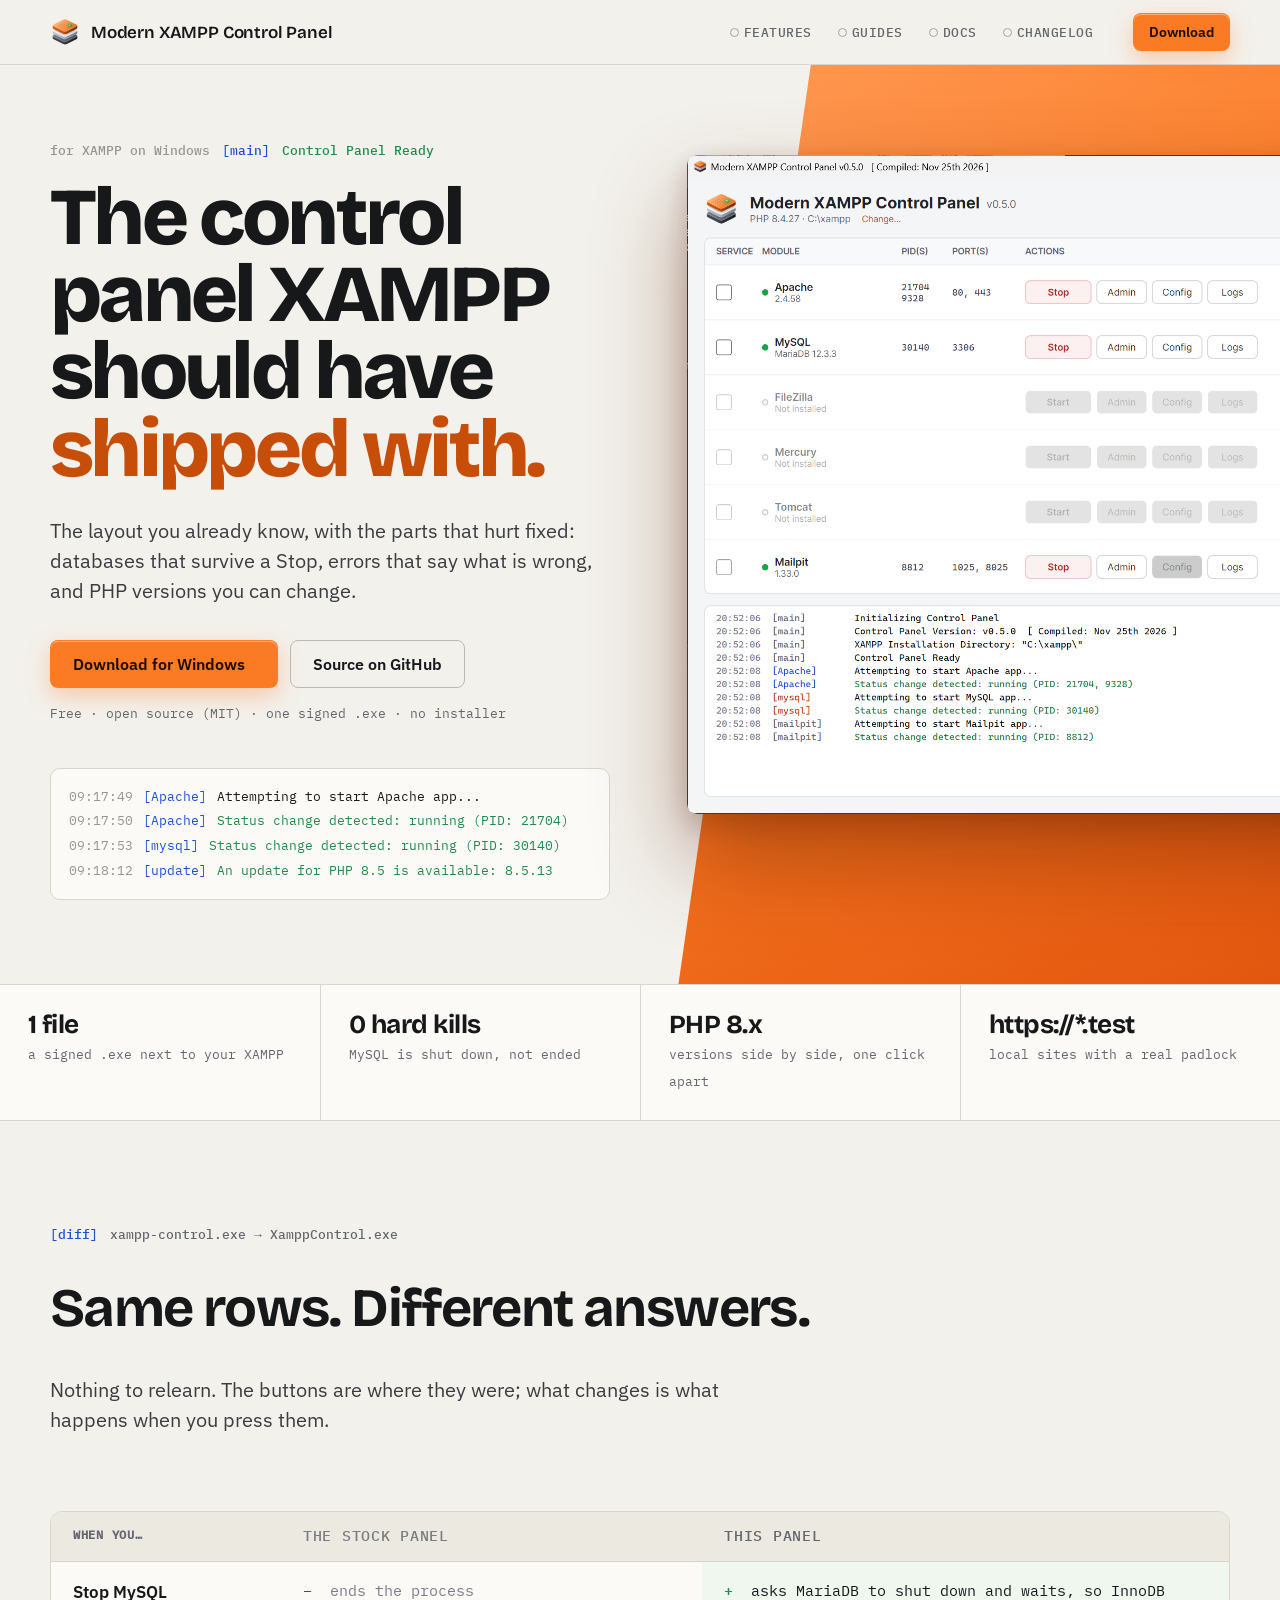
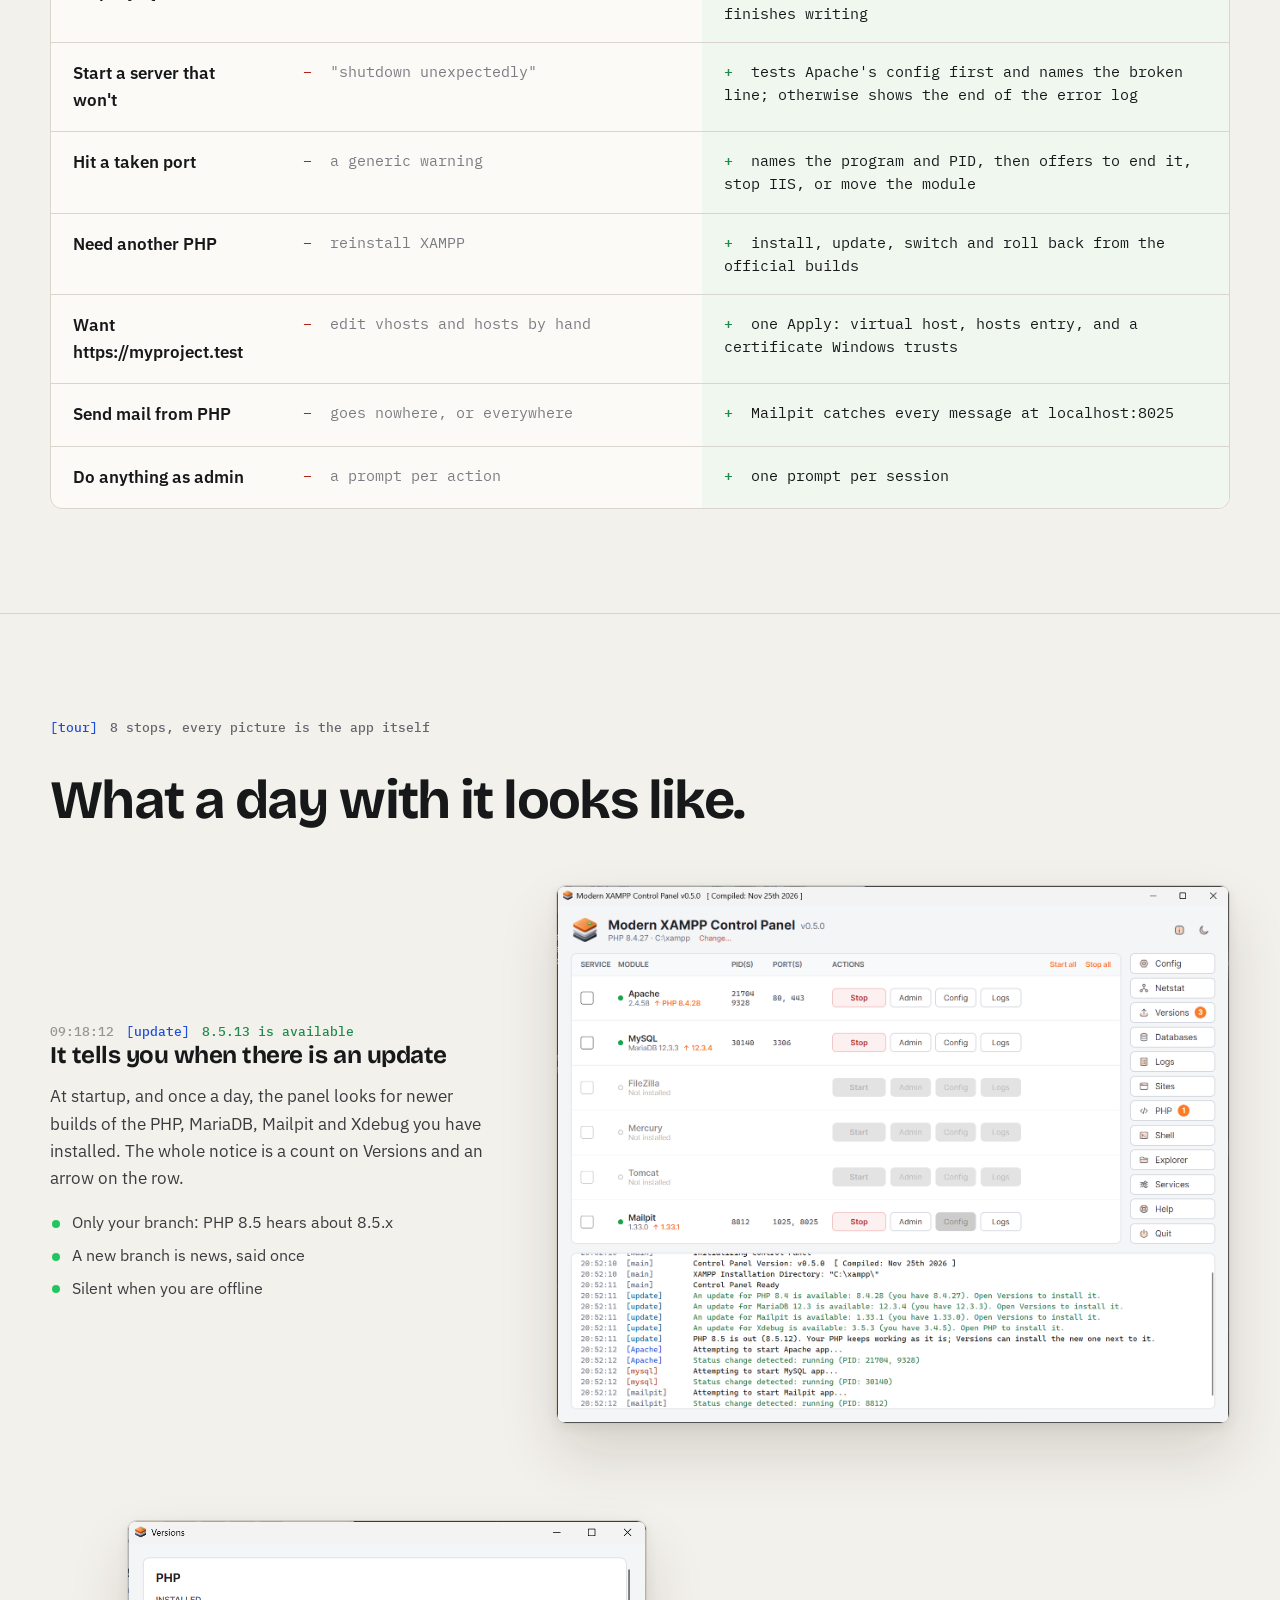
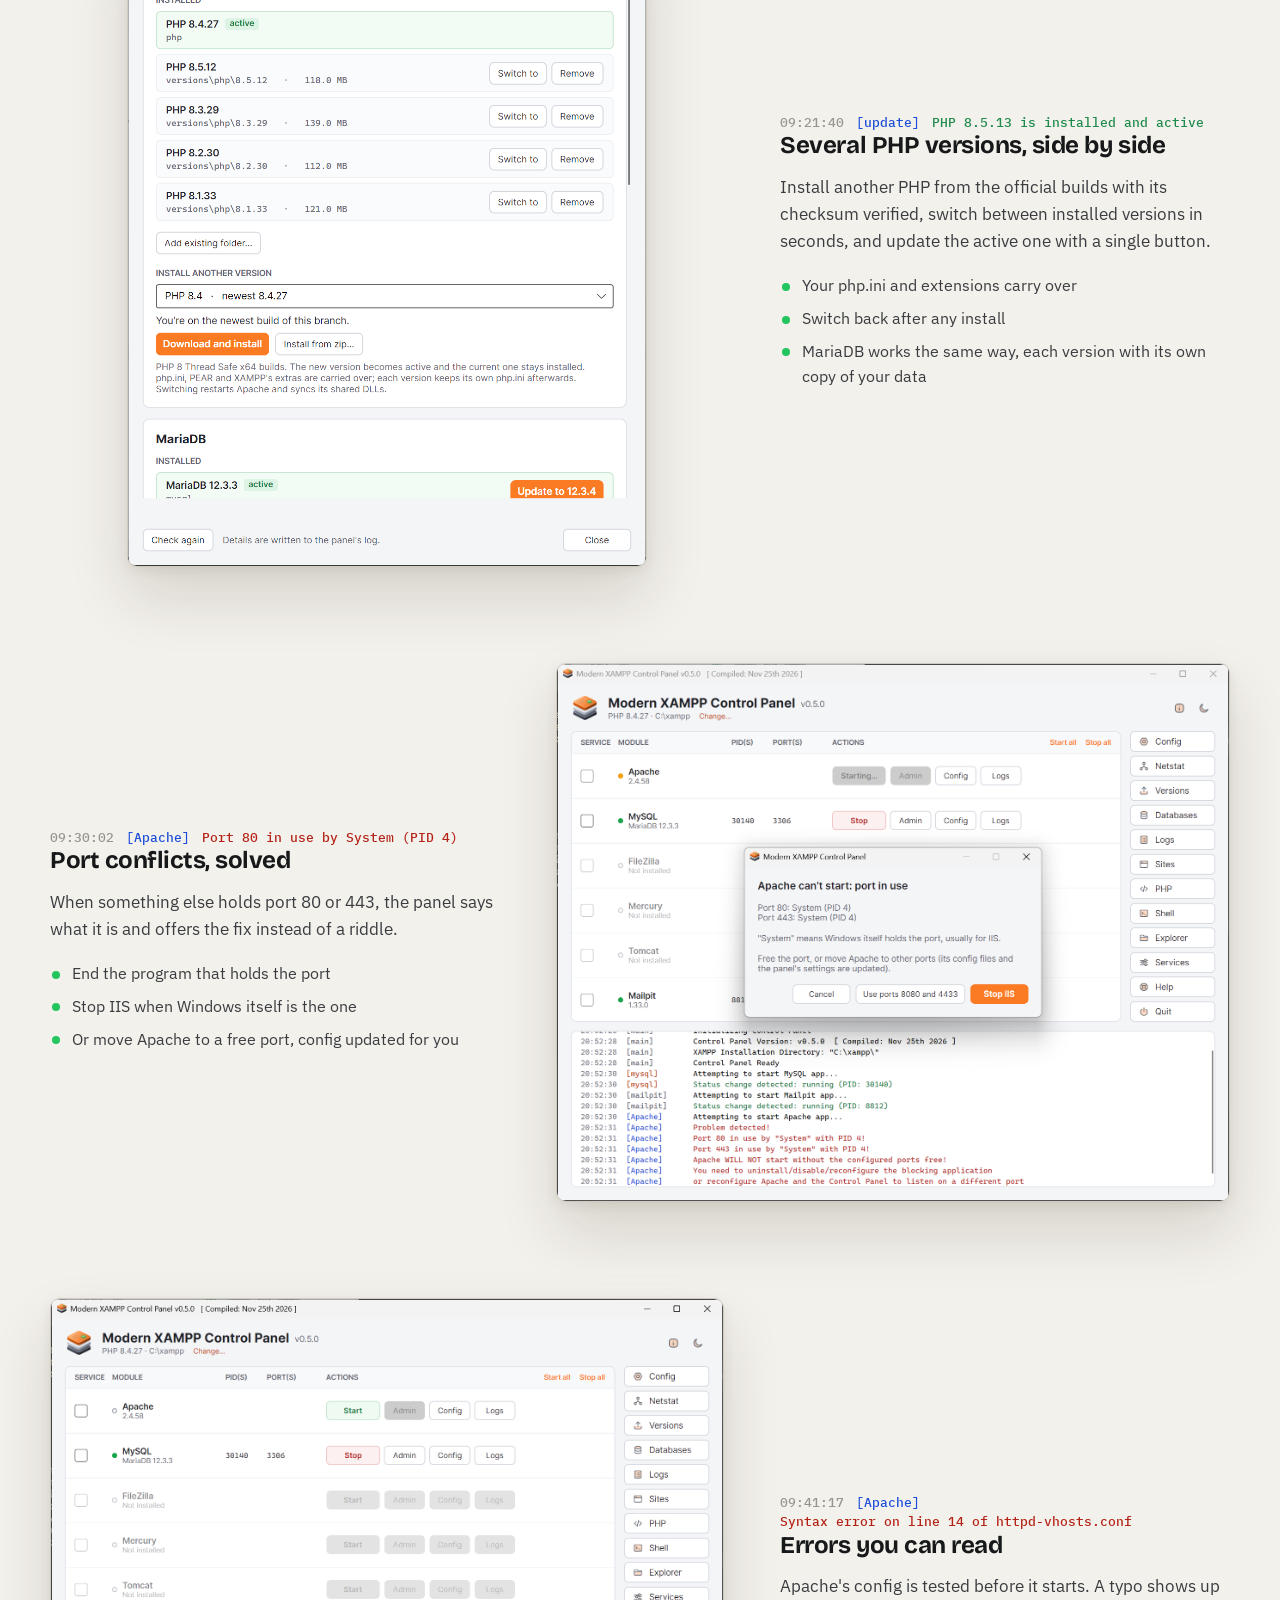
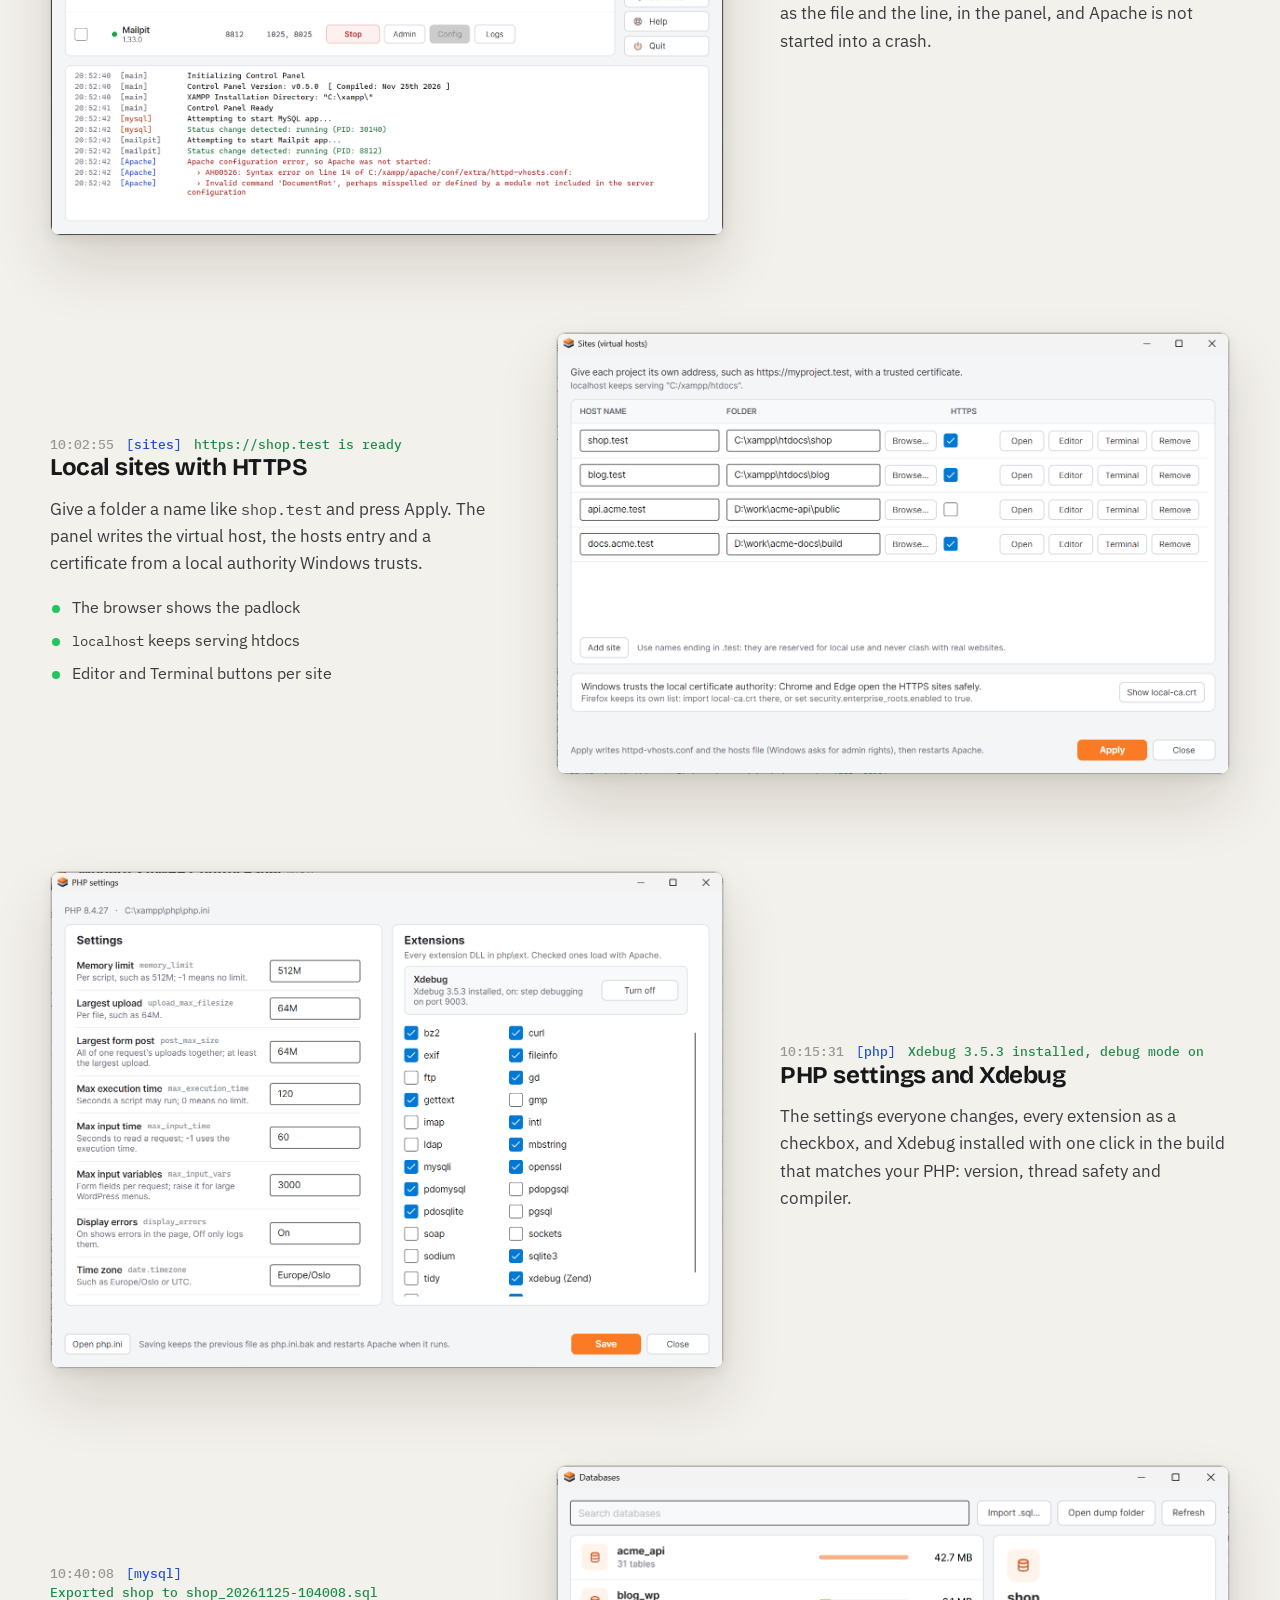
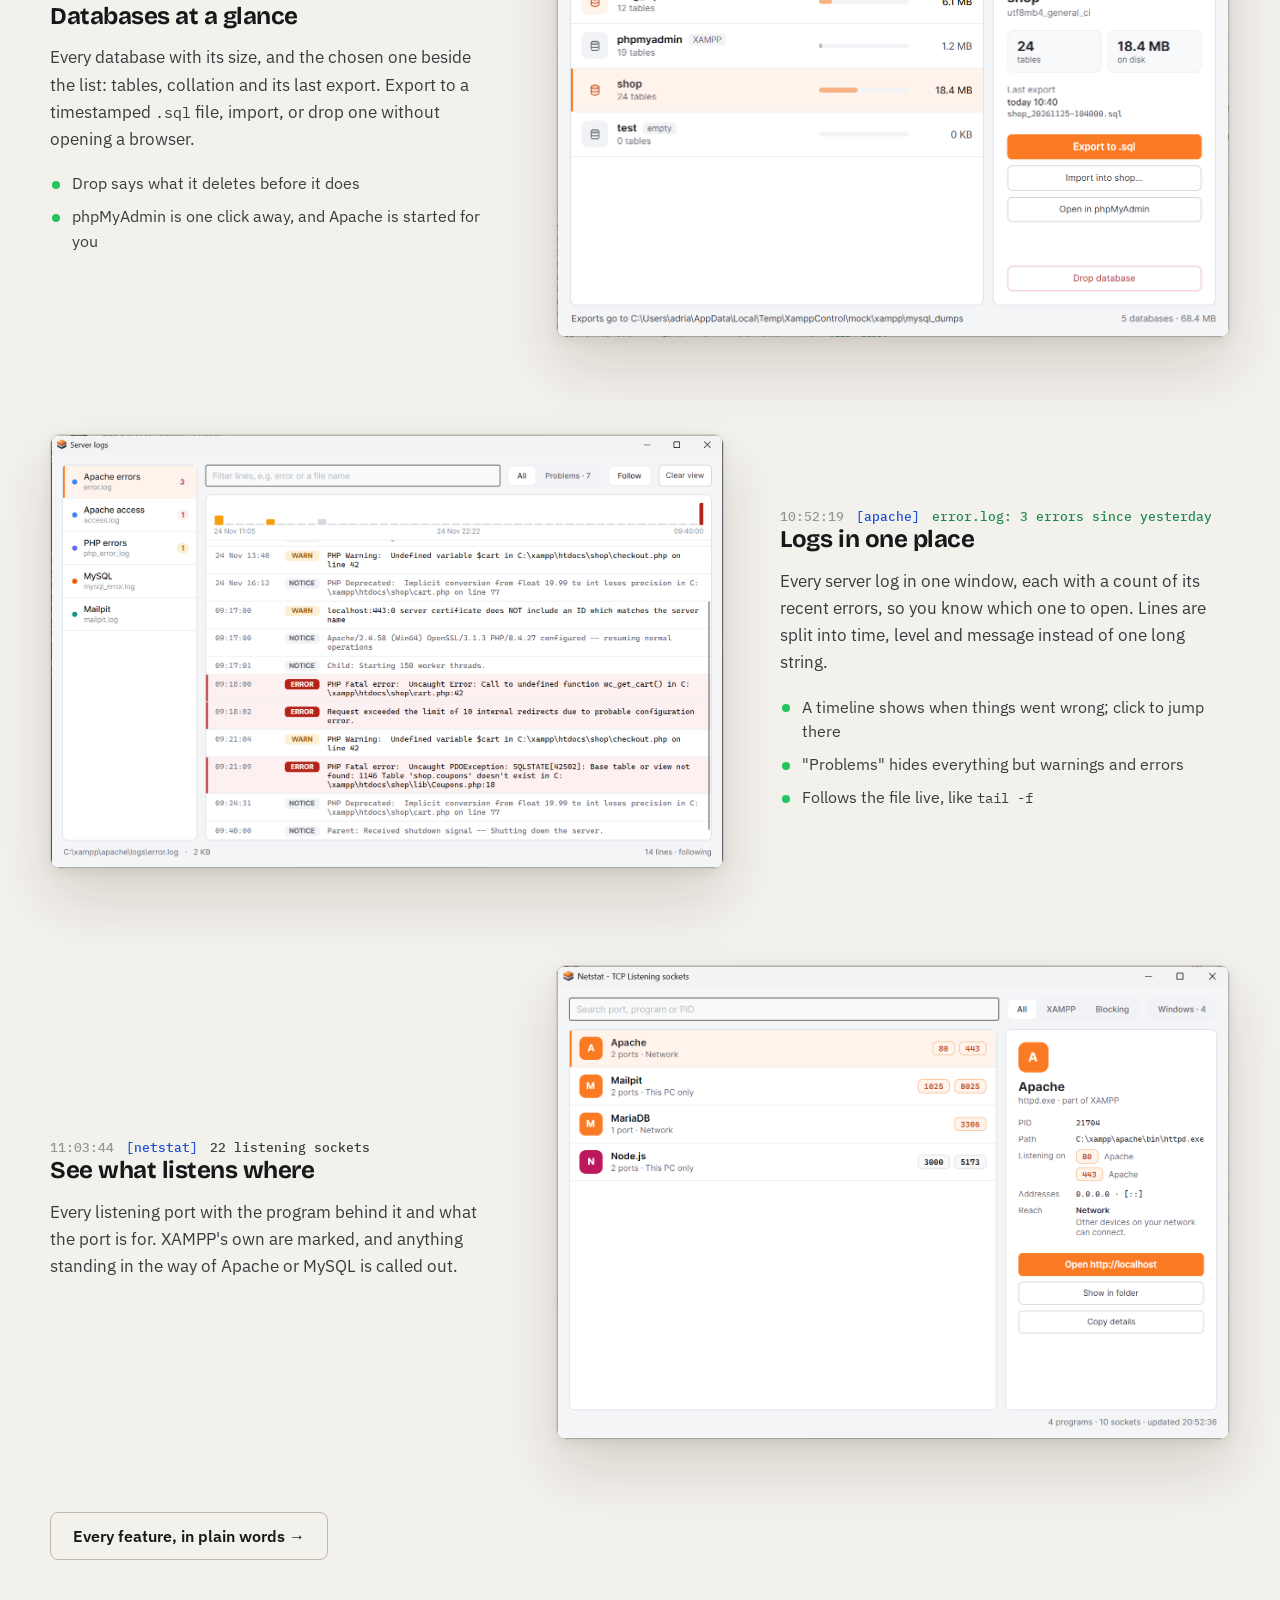
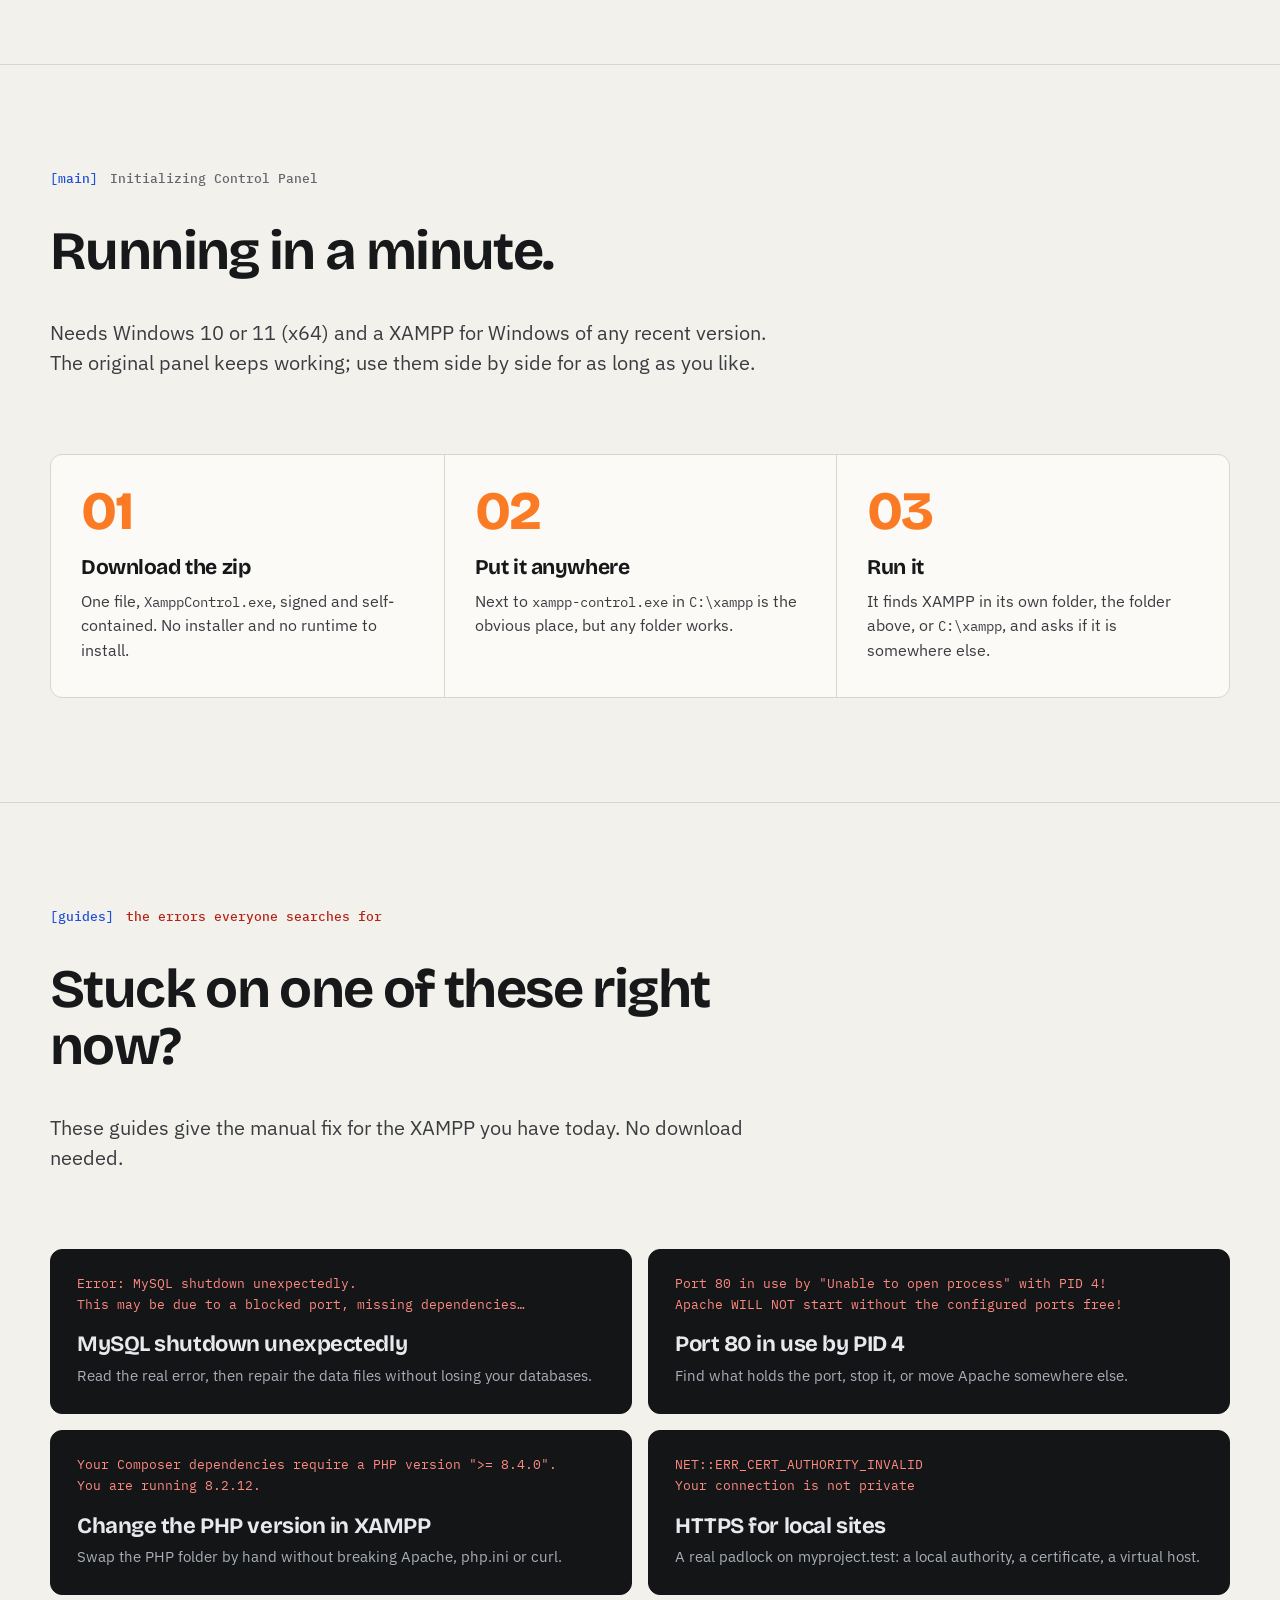
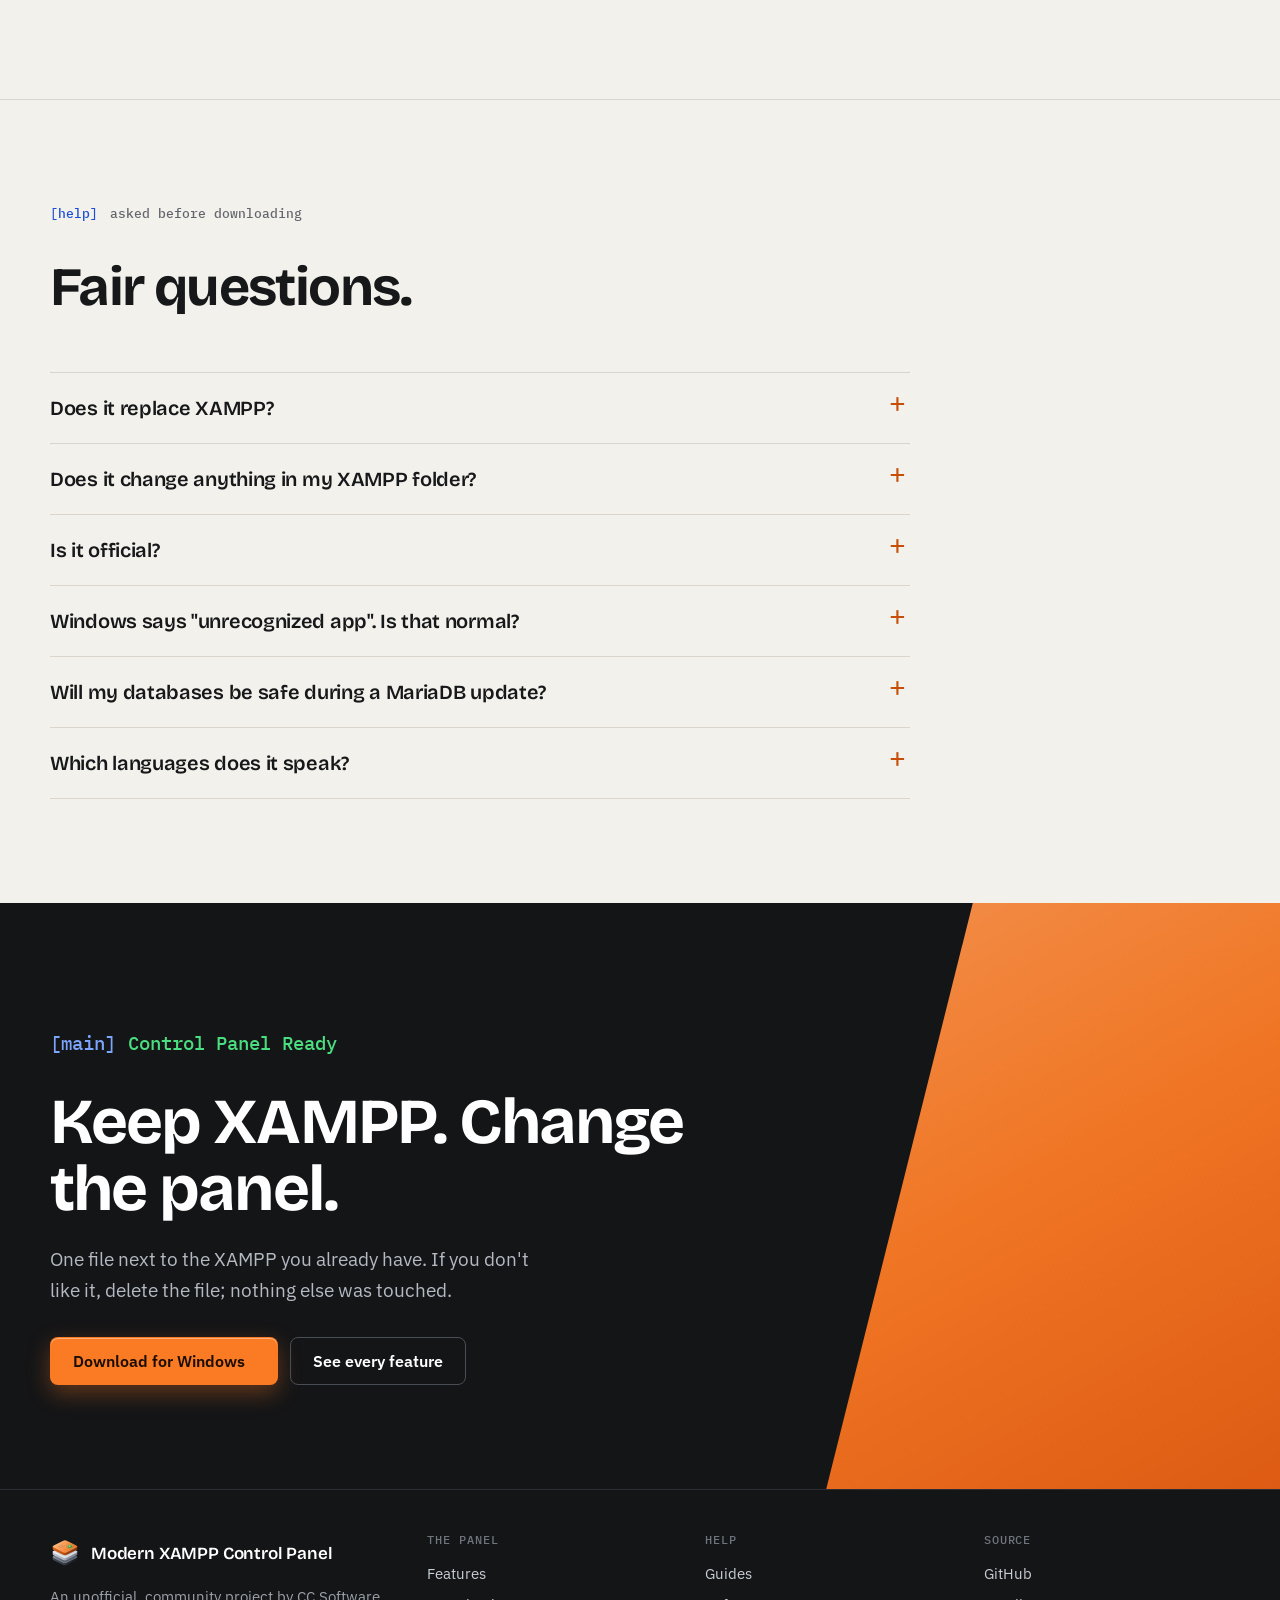
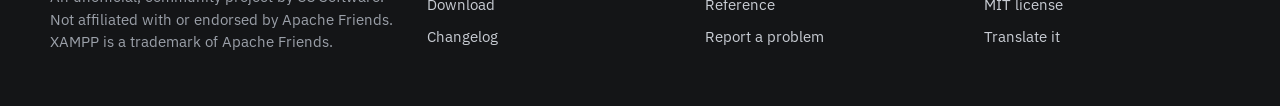
<file: index.html>
<!doctype html>
<html lang="en">
<head>
<meta charset="utf-8">
<meta name="viewport" content="width=device-width, initial-scale=1">
<title>The control panel XAMPP should have shipped with · Modern XAMPP Control Panel</title>
<meta name="description" content="A free, open-source replacement for the XAMPP Control Panel on Windows: clean MySQL shutdowns, readable errors, PHP and MariaDB versions side by side, HTTPS local sites, Xdebug and Mailpit.">
<link rel="canonical" href="https://clearanceclarence-software.github.io/Modern-XAMPP-Control-Panel/">
<meta property="og:type" content="website">
<meta property="og:title" content="The control panel XAMPP should have shipped with · Modern XAMPP Control Panel">
<meta property="og:description" content="A free, open-source replacement for the XAMPP Control Panel on Windows: clean MySQL shutdowns, readable errors, PHP and MariaDB versions side by side, HTTPS local sites, Xdebug and Mailpit.">
<meta property="og:url" content="https://clearanceclarence-software.github.io/Modern-XAMPP-Control-Panel/">
<meta property="og:image" content="https://clearanceclarence-software.github.io/Modern-XAMPP-Control-Panel/assets/img/social-preview.png">
<meta name="twitter:card" content="summary_large_image">
<meta name="theme-color" content="#FB7A24">
<link rel="icon" href="assets/img/favicon.svg" type="image/svg+xml">
<link rel="preload" href="assets/fonts/bricolage-grotesque.woff2" as="font" type="font/woff2" crossorigin>
<link rel="stylesheet" href="assets/css/site.css">
</head>
<body>
<a class="skip" href="#main">Skip to the content</a>
<header class="bar">
  <div class="wrap">
    <a class="brand" href=""><img src="assets/img/app.svg" alt="" width="30" height="30">Modern XAMPP Control Panel</a>
    <button class="menu" type="button" aria-expanded="false" aria-controls="nav">Menu</button>
    <nav class="nav" id="nav" aria-label="Main">
      <a href="features/">Features</a>
      <a href="guides/">Guides</a>
      <a href="docs/">Docs</a>
      <a href="changelog/">Changelog</a>
    </nav>
    <a class="btn go small" href="download/">Download</a>
  </div>
</header>
<main id="main">
<!-- title: The control panel XAMPP should have shipped with -->
<!-- description: A free, open-source replacement for the XAMPP Control Panel on Windows: clean MySQL shutdowns, readable errors, PHP and MariaDB versions side by side, HTTPS local sites, Xdebug and Mailpit. -->
<!-- nav: home -->
<section class="hero">
  <div class="field" aria-hidden="true"></div>
  <div class="wrap">
    <div class="copy">
      <p class="logline"><span class="t">for XAMPP on Windows</span><span class="s">[main]</span><span class="ok">Control Panel Ready</span></p>
      <h1>The control panel XAMPP should have <em>shipped with.</em></h1>
      <p class="lede">The layout you already know, with the parts that hurt fixed: databases that survive a Stop, errors that say what is wrong, and PHP versions you can change.</p>
      <div class="cta">
        <a class="btn go" href="download/">Download for Windows <small data-latest="label"></small></a>
        <a class="btn line" href="https://github.com/ClearanceClarence-Software/Modern-XAMPP-Control-Panel">Source on GitHub</a>
      </div>
      <p class="under">Free · open source (MIT) · one signed .exe · no installer</p>
      <div class="boot" aria-hidden="true">
        <div><span class="t">09:17:49</span><span class="s">[Apache]</span>Attempting to start Apache app...</div>
        <div><span class="t">09:17:50</span><span class="s">[Apache]</span><span class="ok">Status change detected: running (PID: 21704)</span></div>
        <div><span class="t">09:17:53</span><span class="s">[mysql]</span><span class="ok">Status change detected: running (PID: 30140)</span></div>
        <div><span class="t">09:18:12</span><span class="s">[update]</span><span class="ok">An update for PHP 8.5 is available: 8.5.13</span></div>
      </div>
    </div>
    <div class="shot"><img src="assets/screenshots/main-light.png" alt="The main window: Apache, MySQL and Mailpit running, with the log underneath" width="1560" height="1338"></div>
  </div>
</section>

<div class="facts">
  <div><b>1 file</b><span>a signed .exe next to your XAMPP</span></div>
  <div><b>0 hard kills</b><span>MySQL is shut down, not ended</span></div>
  <div><b>PHP 8.x</b><span>versions side by side, one click apart</span></div>
  <div><b>https://*.test</b><span>local sites with a real padlock</span></div>
</div>

<section id="why">
  <div class="wrap">
    <div class="head rise">
      <p class="logline"><span class="s">[diff]</span><span>xampp-control.exe → XamppControl.exe</span></p>
      <h2>Same rows. Different answers.</h2>
      <p class="lede">Nothing to relearn. The buttons are where they were; what changes is what happens when you press them.</p>
    </div>
    <div class="diff rise">
      <div class="row"><p class="what">When you…</p><p class="old">The stock panel</p><p class="new">This panel</p></div>
      <div class="row"><p class="what">Stop MySQL</p><p class="old">ends the process</p><p class="new">asks MariaDB to shut down and waits, so InnoDB finishes writing</p></div>
      <div class="row"><p class="what">Start a server that won't</p><p class="old">"shutdown unexpectedly"</p><p class="new">tests Apache's config first and names the broken line; otherwise shows the end of the error log</p></div>
      <div class="row"><p class="what">Hit a taken port</p><p class="old">a generic warning</p><p class="new">names the program and PID, then offers to end it, stop IIS, or move the module</p></div>
      <div class="row"><p class="what">Need another PHP</p><p class="old">reinstall XAMPP</p><p class="new">install, update, switch and roll back from the official builds</p></div>
      <div class="row"><p class="what">Want https://myproject.test</p><p class="old">edit vhosts and hosts by hand</p><p class="new">one Apply: virtual host, hosts entry, and a certificate Windows trusts</p></div>
      <div class="row"><p class="what">Send mail from PHP</p><p class="old">goes nowhere, or everywhere</p><p class="new">Mailpit catches every message at localhost:8025</p></div>
      <div class="row"><p class="what">Do anything as admin</p><p class="old">a prompt per action</p><p class="new">one prompt per session</p></div>
    </div>
  </div>
</section>

<section id="tour">
  <div class="wrap">
    <div class="head rise">
      <p class="logline"><span class="s">[tour]</span><span>8 stops, every picture is the app itself</span></p>
      <h2>What a day with it looks like.</h2>
    </div>
    <div class="tour">

      <div class="stop rise">
        <div class="words">
          <p class="logline"><span class="t">09:18:12</span><span class="s">[update]</span><span class="ok">8.5.13 is available</span></p>
          <h3>It tells you when there is an update</h3>
          <p>At startup, and once a day, the panel looks for newer builds of the PHP, MariaDB, Mailpit and Xdebug you have installed. The whole notice is a count on Versions and an arrow on the row.</p>
          <ul><li>Only your branch: PHP 8.5 hears about 8.5.x</li><li>A new branch is news, said once</li><li>Silent when you are offline</li></ul>
        </div>
        <div class="frame" data-scene="new-versions"><img loading="lazy" src="assets/screenshots/new-versions-light.png" alt="The main window with a count on the Versions button and an arrow next to Apache's version"></div>
      </div>

      <div class="stop rise">
        <div class="words">
          <p class="logline"><span class="t">09:21:40</span><span class="s">[update]</span><span class="ok">PHP 8.5.13 is installed and active</span></p>
          <h3>Several PHP versions, side by side</h3>
          <p>Install another PHP from the official builds with its checksum verified, switch between installed versions in seconds, and update the active one with a single button.</p>
          <ul><li>Your php.ini and extensions carry over</li><li>Switch back after any install</li><li>MariaDB works the same way, each version with its own copy of your data</li></ul>
        </div>
        <div class="frame tall" data-scene="versions"><img loading="lazy" src="assets/screenshots/versions-light.png" alt="The Versions window listing the active PHP and four more installed versions"></div>
      </div>

      <div class="stop rise">
        <div class="words">
          <p class="logline"><span class="t">09:30:02</span><span class="s">[Apache]</span><span class="er">Port 80 in use by System (PID 4)</span></p>
          <h3>Port conflicts, solved</h3>
          <p>When something else holds port 80 or 443, the panel says what it is and offers the fix instead of a riddle.</p>
          <ul><li>End the program that holds the port</li><li>Stop IIS when Windows itself is the one</li><li>Or move Apache to a free port, config updated for you</li></ul>
        </div>
        <div class="frame" data-scene="port-conflict"><img loading="lazy" src="assets/screenshots/port-conflict-light.png" alt="A dialog naming what holds ports 80 and 443 and offering to stop it or move Apache"></div>
      </div>

      <div class="stop rise">
        <div class="words">
          <p class="logline"><span class="t">09:41:17</span><span class="s">[Apache]</span><span class="er">Syntax error on line 14 of httpd-vhosts.conf</span></p>
          <h3>Errors you can read</h3>
          <p>Apache's config is tested before it starts. A typo shows up as the file and the line, in the panel, and Apache is not started into a crash.</p>
        </div>
        <div class="frame" data-scene="config-error"><img loading="lazy" src="assets/screenshots/config-error-light.png" alt="The log naming a syntax error with its file and line number"></div>
      </div>

      <div class="stop rise">
        <div class="words">
          <p class="logline"><span class="t">10:02:55</span><span class="s">[sites]</span><span class="ok">https://shop.test is ready</span></p>
          <h3>Local sites with HTTPS</h3>
          <p>Give a folder a name like <code>shop.test</code> and press Apply. The panel writes the virtual host, the hosts entry and a certificate from a local authority Windows trusts.</p>
          <ul><li>The browser shows the padlock</li><li><code>localhost</code> keeps serving htdocs</li><li>Editor and Terminal buttons per site</li></ul>
        </div>
        <div class="frame" data-scene="sites"><img loading="lazy" src="assets/screenshots/sites-light.png" alt="The Sites window with four local sites and their folders"></div>
      </div>

      <div class="stop rise">
        <div class="words">
          <p class="logline"><span class="t">10:15:31</span><span class="s">[php]</span><span class="ok">Xdebug 3.5.3 installed, debug mode on</span></p>
          <h3>PHP settings and Xdebug</h3>
          <p>The settings everyone changes, every extension as a checkbox, and Xdebug installed with one click in the build that matches your PHP: version, thread safety and compiler.</p>
        </div>
        <div class="frame" data-scene="php"><img loading="lazy" src="assets/screenshots/php-light.png" alt="The PHP window with common settings, extensions and Xdebug"></div>
      </div>

      <div class="stop rise">
        <div class="words">
          <p class="logline"><span class="t">10:40:08</span><span class="s">[mysql]</span><span class="ok">Exported shop to shop_20261125-104008.sql</span></p>
          <h3>Databases at a glance</h3>
          <p>Every database with its size, and the chosen one beside the list: tables, collation and its last export. Export to a timestamped <code>.sql</code> file, import, or drop one without opening a browser.</p>
          <ul><li>Drop says what it deletes before it does</li><li>phpMyAdmin is one click away, and Apache is started for you</li></ul>
        </div>
        <div class="frame" data-scene="databases"><img loading="lazy" src="assets/screenshots/databases-light.png" alt="The Databases window: five databases with size bars, and the chosen one with its details and actions"></div>
      </div>

      <div class="stop rise">
        <div class="words">
          <p class="logline"><span class="t">10:52:19</span><span class="s">[apache]</span><span class="ok">error.log: 3 errors since yesterday</span></p>
          <h3>Logs in one place</h3>
          <p>Every server log in one window, each with a count of its recent errors, so you know which one to open. Lines are split into time, level and message instead of one long string.</p>
          <ul><li>A timeline shows when things went wrong; click to jump there</li><li>"Problems" hides everything but warnings and errors</li><li>Follows the file live, like <code>tail -f</code></li></ul>
        </div>
        <div class="frame" data-scene="logs"><img loading="lazy" src="assets/screenshots/logs-light.png" alt="The Logs window: the log files with error counts, a timeline, and Apache's error log split into time, level and message"></div>
      </div>

      <div class="stop rise">
        <div class="words">
          <p class="logline"><span class="t">11:03:44</span><span class="s">[netstat]</span><span>22 listening sockets</span></p>
          <h3>See what listens where</h3>
          <p>Every listening port with the program behind it and what the port is for. XAMPP's own are marked, and anything standing in the way of Apache or MySQL is called out.</p>
        </div>
        <div class="frame" data-scene="netstat"><img loading="lazy" src="assets/screenshots/netstat-light.png" alt="The Netstat window: a list of programs with their ports, and the selected one's details"></div>
      </div>

    </div>
    <p style="margin:72px 0 0"><a class="btn line" href="features/">Every feature, in plain words →</a></p>
  </div>
</section>

<section id="start">
  <div class="wrap">
    <div class="head rise">
      <p class="logline"><span class="s">[main]</span><span>Initializing Control Panel</span></p>
      <h2>Running in a minute.</h2>
      <p class="lede">Needs Windows 10 or 11 (x64) and a XAMPP for Windows of any recent version. The original panel keeps working; use them side by side for as long as you like.</p>
    </div>
    <ol class="steps rise">
      <li><b>Download the zip</b><p>One file, <code>XamppControl.exe</code>, signed and self-contained. No installer and no runtime to install.</p></li>
      <li><b>Put it anywhere</b><p>Next to <code>xampp-control.exe</code> in <code>C:\xampp</code> is the obvious place, but any folder works.</p></li>
      <li><b>Run it</b><p>It finds XAMPP in its own folder, the folder above, or <code>C:\xampp</code>, and asks if it is somewhere else.</p></li>
    </ol>
  </div>
</section>

<section id="guides">
  <div class="wrap">
    <div class="head rise">
      <p class="logline"><span class="s">[guides]</span><span class="er">the errors everyone searches for</span></p>
      <h2>Stuck on one of these right now?</h2>
      <p class="lede">These guides give the manual fix for the XAMPP you have today. No download needed.</p>
    </div>
    <div class="errors">
      <a class="error rise" href="guides/mysql-shutdown-unexpectedly/"><code>Error: MySQL shutdown unexpectedly.<br>This may be due to a blocked port, missing dependencies…</code><b>MySQL shutdown unexpectedly</b><span>Read the real error, then repair the data files without losing your databases.</span></a>
      <a class="error rise" href="guides/port-80-in-use/"><code>Port 80 in use by "Unable to open process" with PID 4!<br>Apache WILL NOT start without the configured ports free!</code><b>Port 80 in use by PID 4</b><span>Find what holds the port, stop it, or move Apache somewhere else.</span></a>
      <a class="error rise" href="guides/change-php-version/"><code>Your Composer dependencies require a PHP version "&gt;= 8.4.0".<br>You are running 8.2.12.</code><b>Change the PHP version in XAMPP</b><span>Swap the PHP folder by hand without breaking Apache, php.ini or curl.</span></a>
      <a class="error rise" href="guides/https-on-localhost/"><code>NET::ERR_CERT_AUTHORITY_INVALID<br>Your connection is not private</code><b>HTTPS for local sites</b><span>A real padlock on myproject.test: a local authority, a certificate, a virtual host.</span></a>
    </div>
  </div>
</section>

<section id="questions">
  <div class="wrap">
    <div class="head rise">
      <p class="logline"><span class="s">[help]</span><span>asked before downloading</span></p>
      <h2>Fair questions.</h2>
    </div>
    <div class="faq rise">
      <details><summary>Does it replace XAMPP?</summary><p>No. It replaces only the control panel, the window with the Start and Stop buttons. Apache, MariaDB, PHP and your projects stay exactly where they are, and the original <code>xampp-control.exe</code> keeps working next to it.</p></details>
      <details><summary>Does it change anything in my XAMPP folder?</summary><p>Not until you ask. Starting and stopping changes nothing. Installing a PHP or MariaDB version, adding a site or moving a port edits the files that job needs, keeps a backup where that makes sense, and says in the log what it did.</p></details>
      <details><summary>Is it official?</summary><p>No. It is an unofficial, community project by CC Software, not affiliated with or endorsed by Apache Friends. The source is on GitHub under the MIT license.</p></details>
      <details><summary>Windows says "unrecognized app". Is that normal?</summary><p>For a small project, yes: SmartScreen warns about any program it has not seen many times yet. Releases are code-signed, and the reference shows how to check the signature. Choose <b>More info › Run anyway</b>.</p></details>
      <details><summary>Will my databases be safe during a MariaDB update?</summary><p>The new version starts with a copy of your databases, made after a full clean shutdown. The previous version keeps its own untouched copy, so switching back gives you the exact state from before the update.</p></details>
      <details><summary>Which languages does it speak?</summary><p>English and Norwegian Bokmål are built in. A language is a single JSON file, so adding yours is a small pull request.</p></details>
    </div>
  </div>
</section>

<section class="close on-night">
  <div class="wrap">
    <p class="logline"><span class="s">[main]</span><span class="ok">Control Panel Ready</span></p>
    <h2>Keep XAMPP. Change the panel.</h2>
    <p>One file next to the XAMPP you already have. If you don't like it, delete the file; nothing else was touched.</p>
    <div class="cta"><a class="btn go" href="download/">Download for Windows <small data-latest="label"></small></a><a class="btn line" href="features/">See every feature</a></div>
  </div>
</section>

</main>
<footer class="foot">
  <div class="wrap">
    <div>
      <a class="brand" href=""><img src="assets/img/app.svg" alt="" width="30" height="30">Modern XAMPP Control Panel</a>
      <p>An unofficial, community project by CC Software. Not affiliated with or endorsed by Apache Friends. XAMPP is a trademark of Apache Friends.</p>
    </div>
    <div>
      <h4>The panel</h4>
      <a href="features/">Features</a>
      <a href="download/">Download</a>
      <a href="changelog/">Changelog</a>
    </div>
    <div>
      <h4>Help</h4>
      <a href="guides/">Guides</a>
      <a href="docs/">Reference</a>
      <a href="https://github.com/ClearanceClarence-Software/Modern-XAMPP-Control-Panel/issues">Report a problem</a>
    </div>
    <div>
      <h4>Source</h4>
      <a href="https://github.com/ClearanceClarence-Software/Modern-XAMPP-Control-Panel">GitHub</a>
      <a href="https://github.com/ClearanceClarence-Software/Modern-XAMPP-Control-Panel/blob/main/LICENSE">MIT license</a>
      <a href="docs/translating/">Translate it</a>
    </div>
  </div>
</footer>
<script src="assets/js/site.js" defer></script>
</body>
</html>
</file>
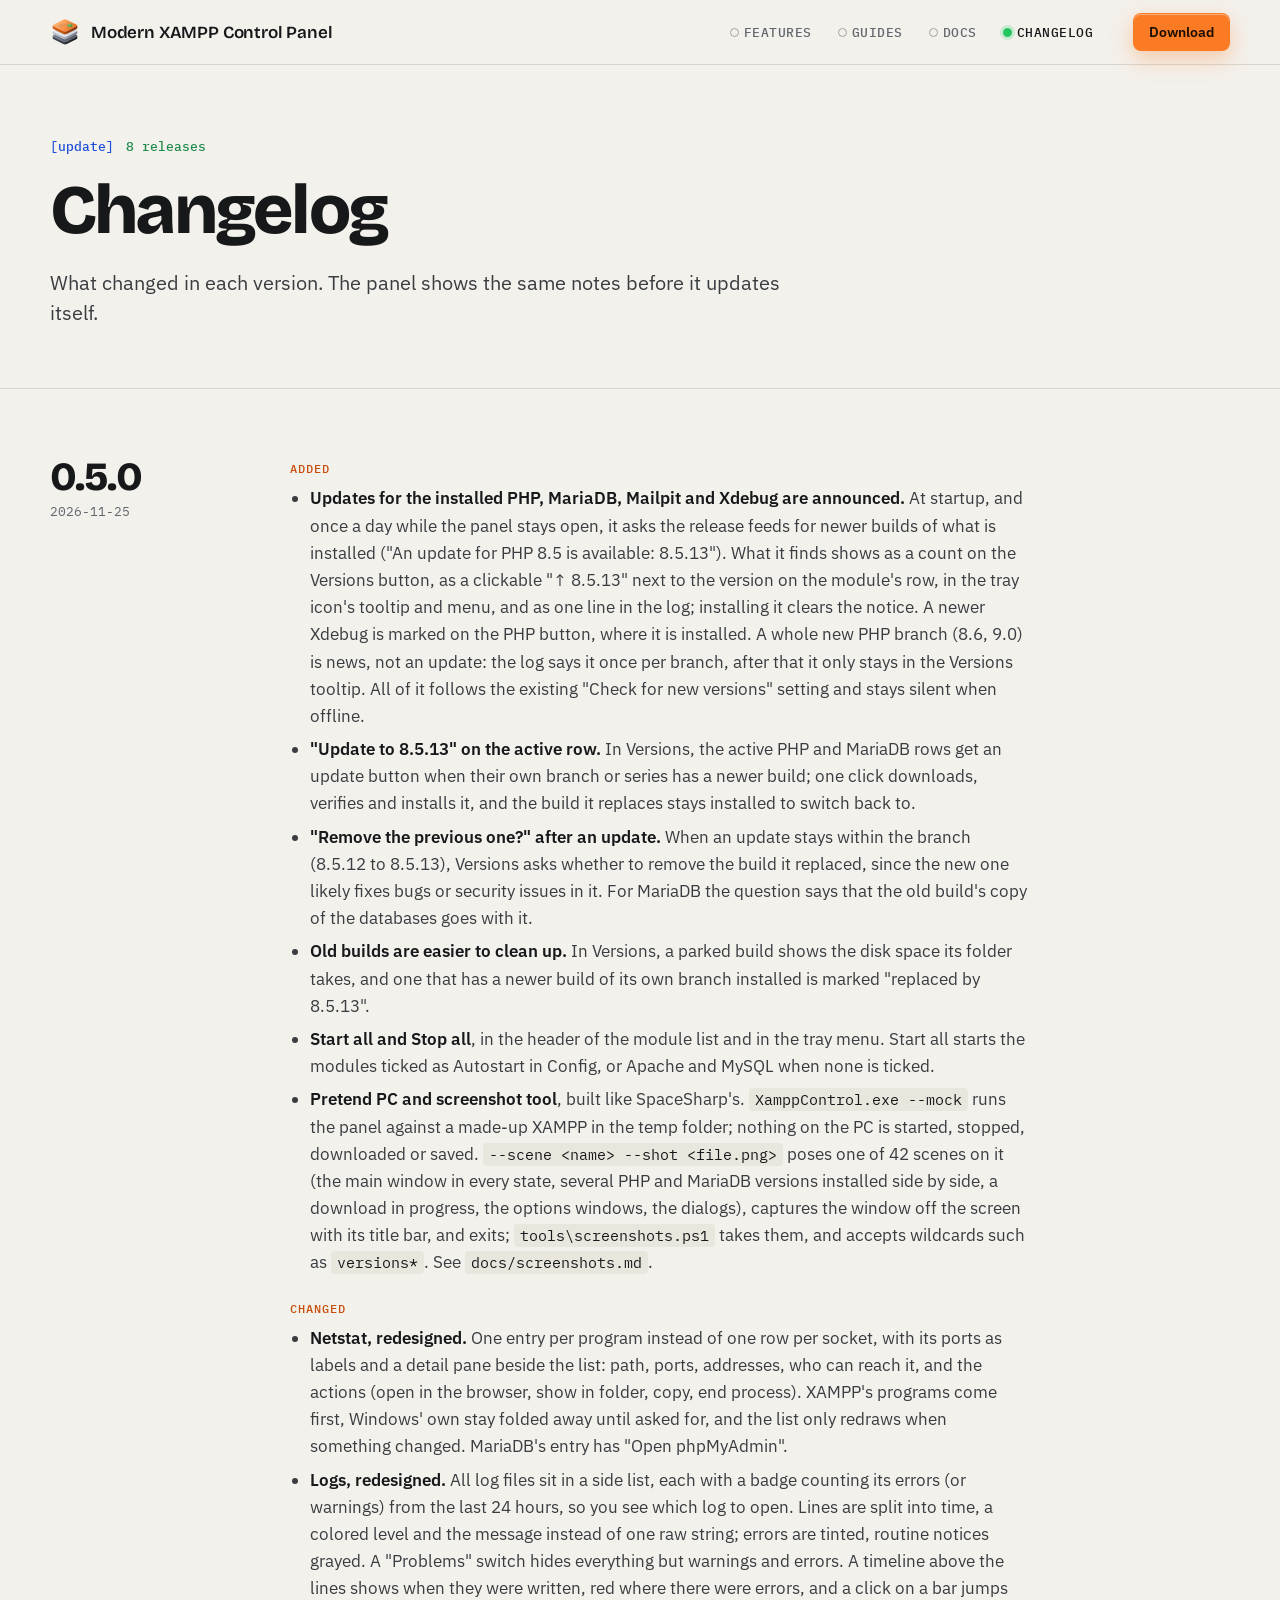
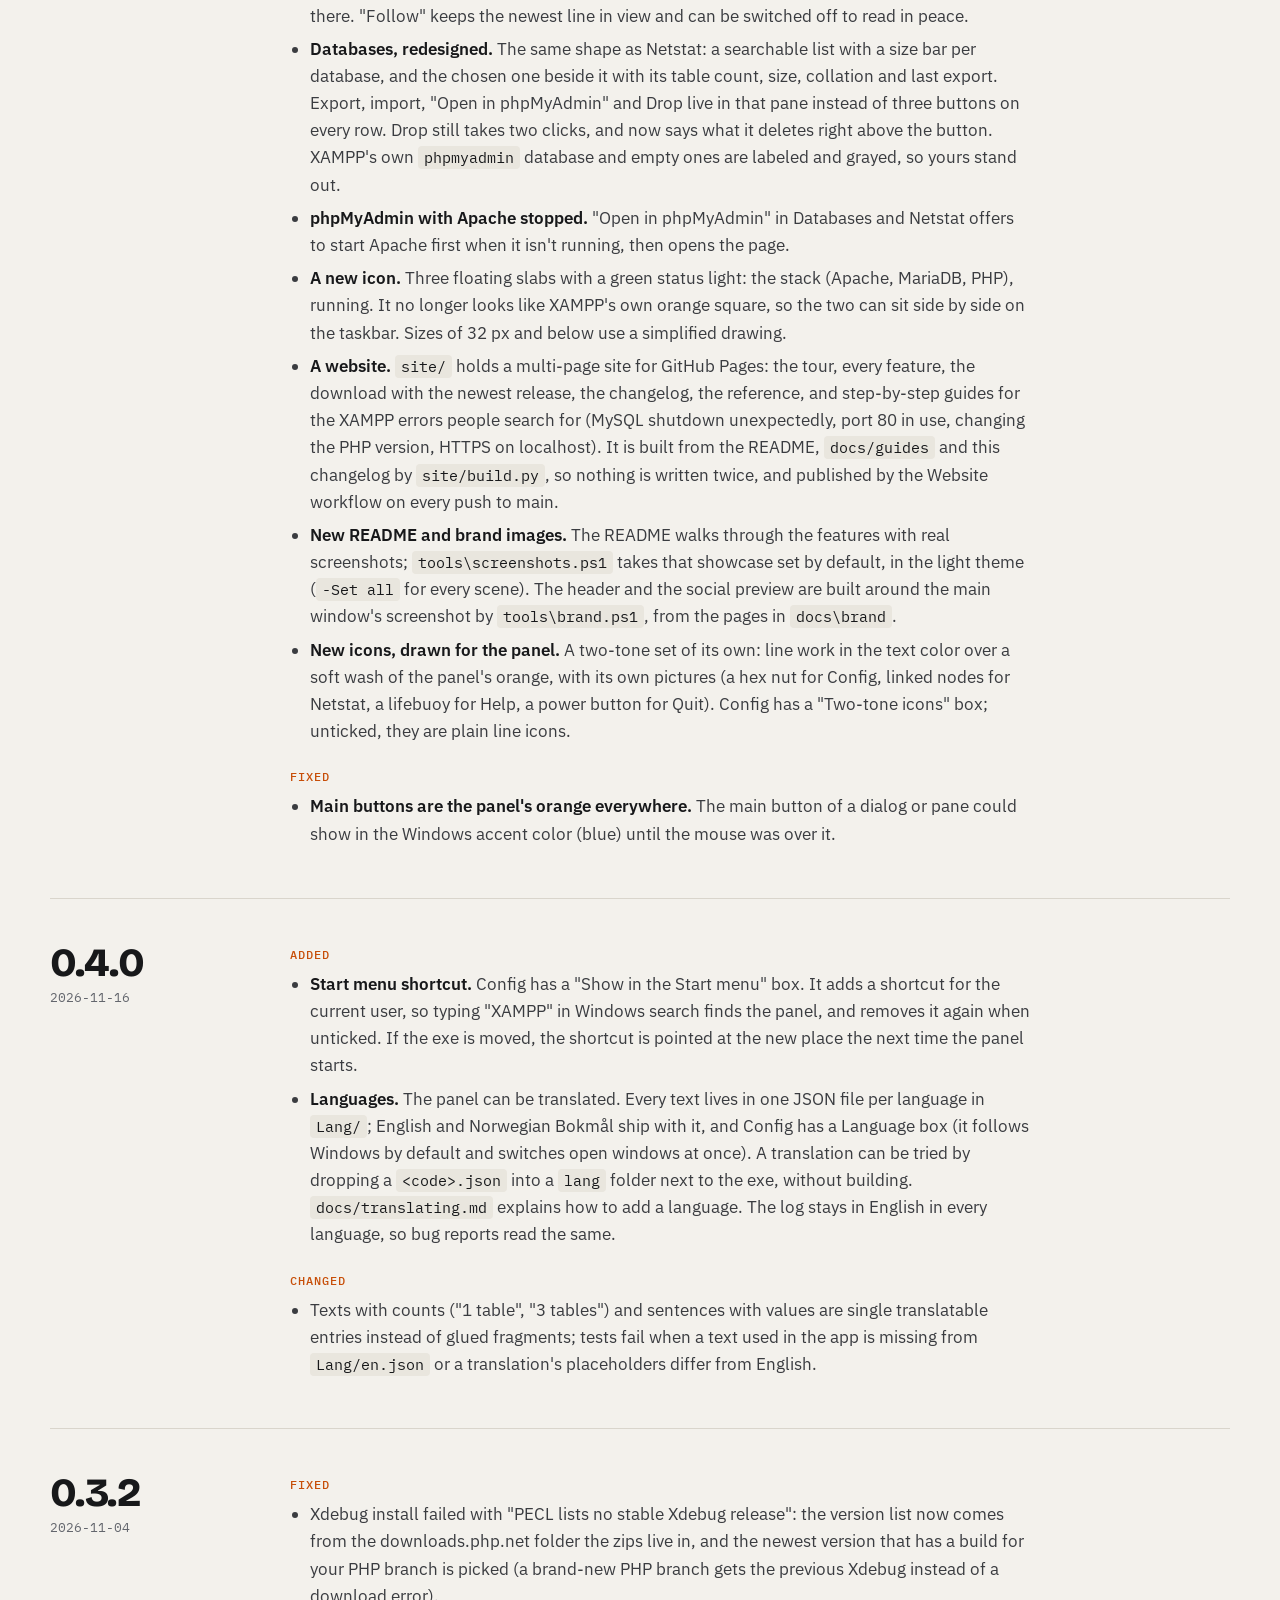
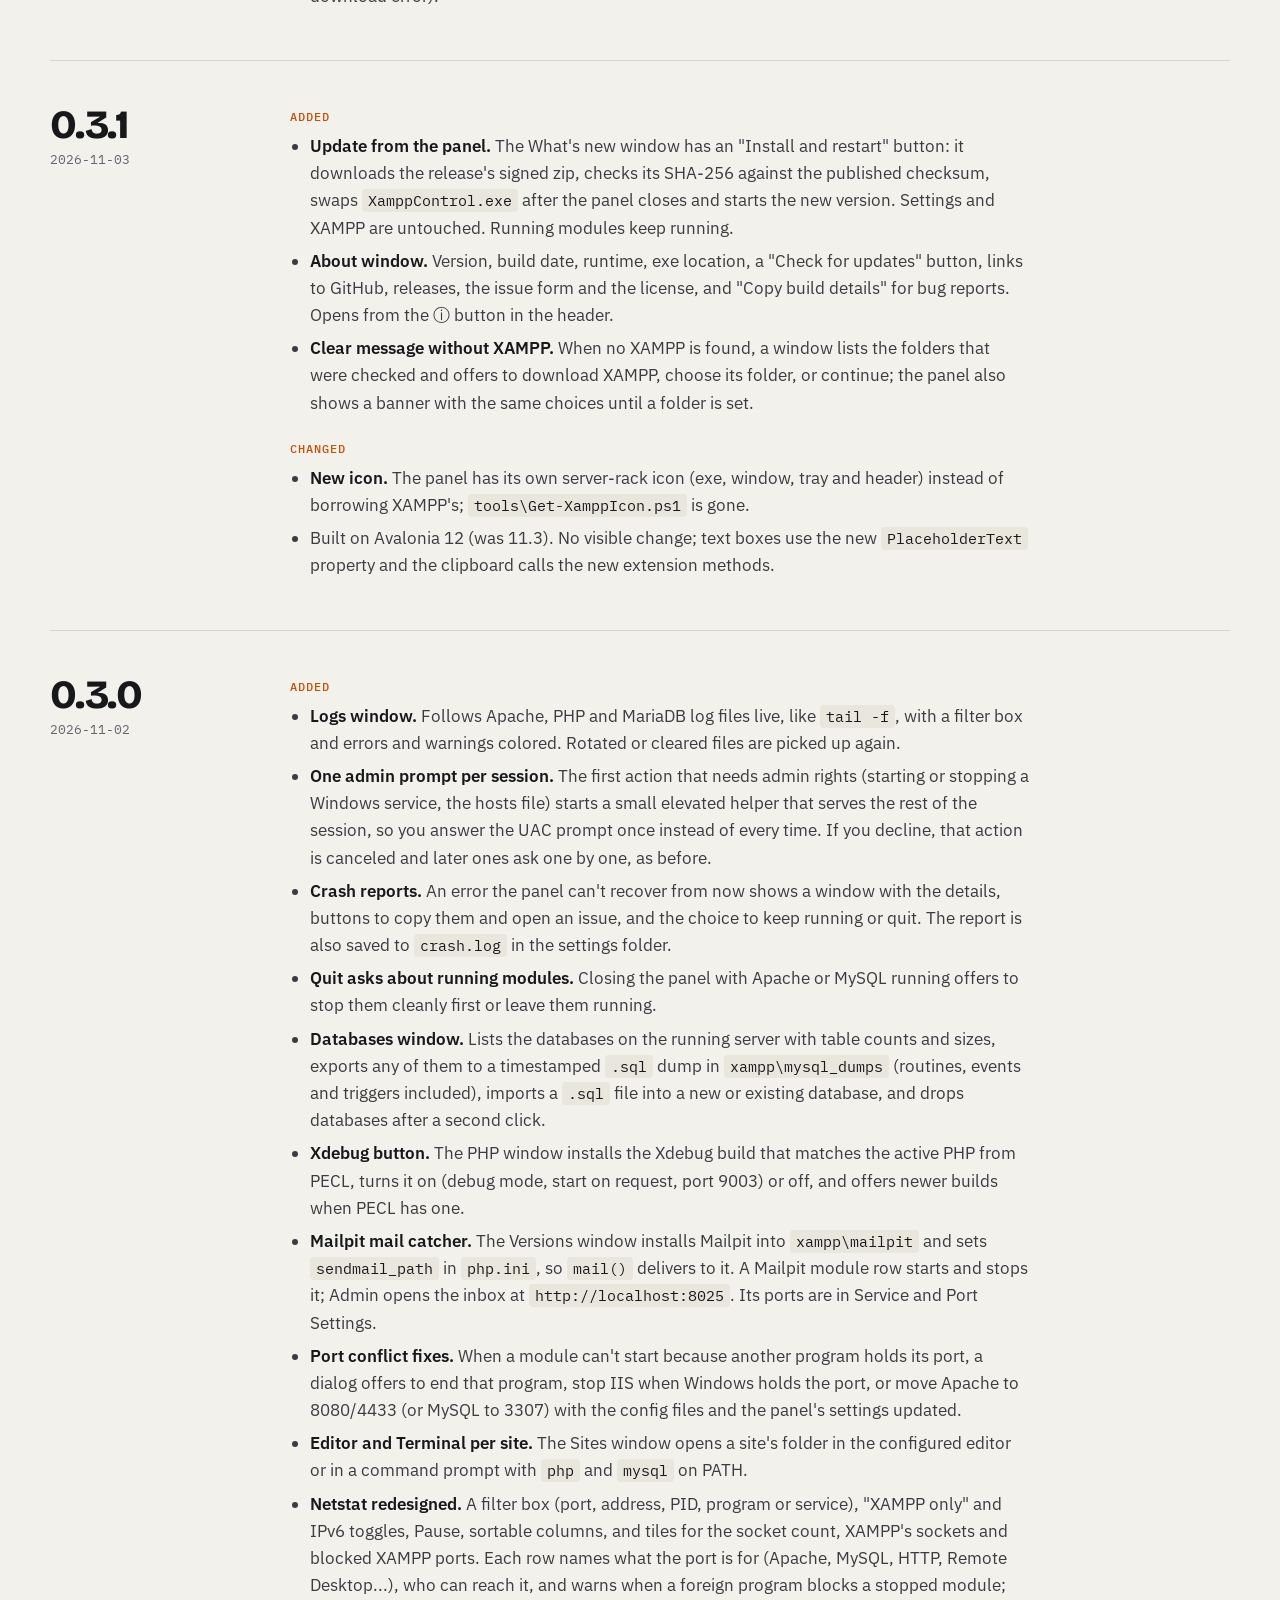
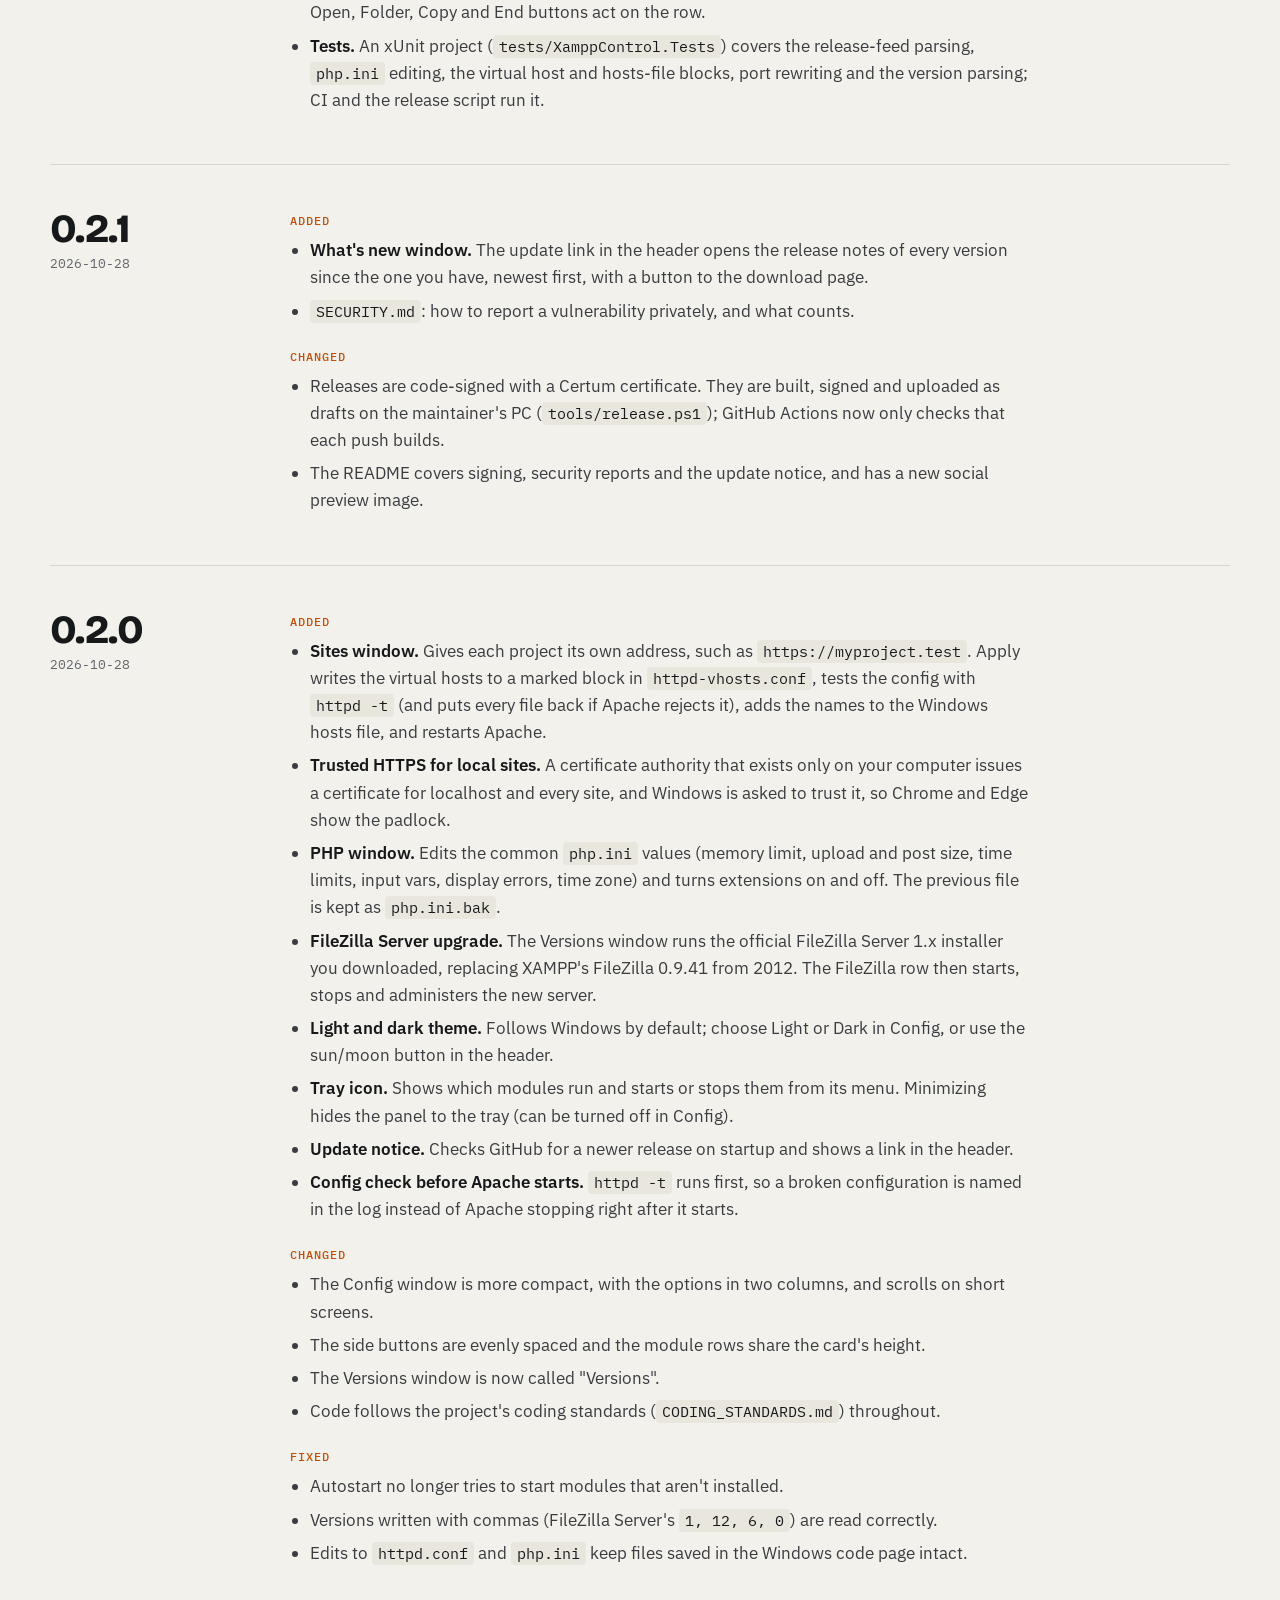
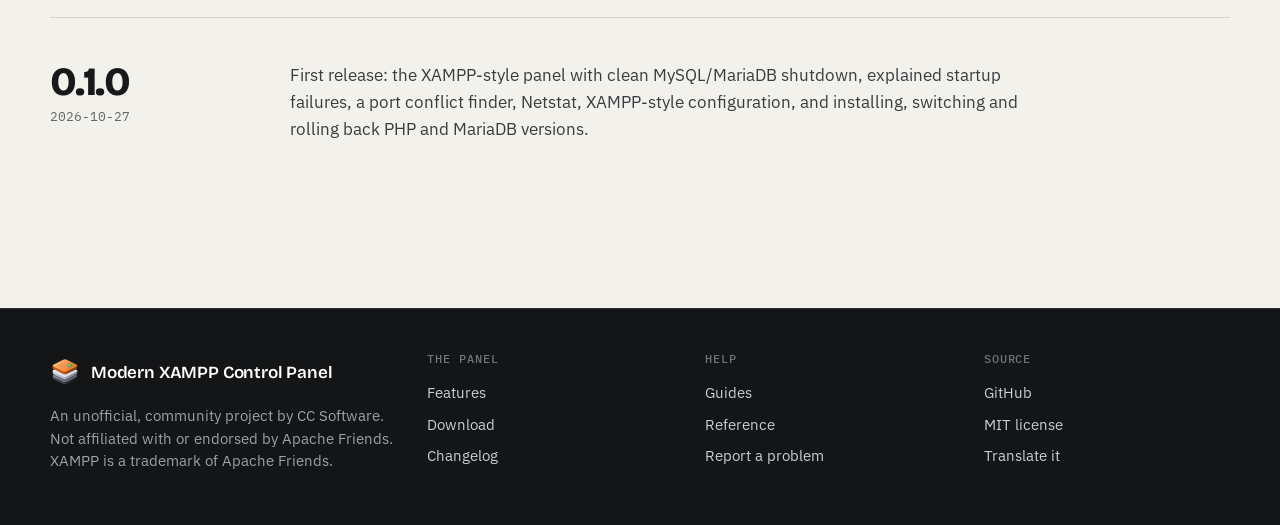
<file: changelog/index.html>
<!doctype html>
<html lang="en">
<head>
<meta charset="utf-8">
<meta name="viewport" content="width=device-width, initial-scale=1">
<title>Changelog · Modern XAMPP Control Panel</title>
<meta name="description" content="What changed in each version of Modern XAMPP Control Panel.">
<link rel="canonical" href="https://clearanceclarence-software.github.io/Modern-XAMPP-Control-Panel/changelog/">
<meta property="og:type" content="website">
<meta property="og:title" content="Changelog · Modern XAMPP Control Panel">
<meta property="og:description" content="What changed in each version of Modern XAMPP Control Panel.">
<meta property="og:url" content="https://clearanceclarence-software.github.io/Modern-XAMPP-Control-Panel/changelog/">
<meta property="og:image" content="https://clearanceclarence-software.github.io/Modern-XAMPP-Control-Panel/assets/img/social-preview.png">
<meta name="twitter:card" content="summary_large_image">
<meta name="theme-color" content="#FB7A24">
<link rel="icon" href="../assets/img/favicon.svg" type="image/svg+xml">
<link rel="preload" href="../assets/fonts/bricolage-grotesque.woff2" as="font" type="font/woff2" crossorigin>
<link rel="stylesheet" href="../assets/css/site.css">
</head>
<body>
<a class="skip" href="#main">Skip to the content</a>
<header class="bar">
  <div class="wrap">
    <a class="brand" href="../"><img src="../assets/img/app.svg" alt="" width="30" height="30">Modern XAMPP Control Panel</a>
    <button class="menu" type="button" aria-expanded="false" aria-controls="nav">Menu</button>
    <nav class="nav" id="nav" aria-label="Main">
      <a href="../features/">Features</a>
      <a href="../guides/">Guides</a>
      <a href="../docs/">Docs</a>
      <a href="../changelog/" aria-current="page">Changelog</a>
    </nav>
    <a class="btn go small" href="../download/">Download</a>
  </div>
</header>
<main id="main">

<div class="top"><div class="wrap">
  <p class="logline"><span class="s">[update]</span><span class="ok">8 releases</span></p>
  <h1>Changelog</h1>
  <p class="lede">What changed in each version. The panel shows the same notes before it updates itself.</p>
</div></div>
<div class="wrap" style="padding:24px 0 104px"><div class="release" id="v0.5.0"><div class="v"><b>0.5.0</b><span>2026-11-25</span></div><div class="prose"><h3 id="added">Added</h3>
<ul>
<li><strong>Updates for the installed PHP, MariaDB, Mailpit and Xdebug are announced.</strong> At startup, and once a day
  while the panel stays open, it asks the release feeds for newer builds of what is installed ("An update for
  PHP 8.5 is available: 8.5.13"). What it finds shows as a count on the Versions button, as a clickable
  "↑ 8.5.13" next to the version on the module's row, in the tray icon's tooltip and menu, and as one line in
  the log; installing it clears the notice. A newer Xdebug is marked on the PHP button, where it is installed.
  A whole new PHP branch (8.6, 9.0) is news, not an update: the log says it once per branch, after that it
  only stays in the Versions tooltip. All of it follows the existing "Check for new versions" setting and
  stays silent when offline.</li>
<li><strong>"Update to 8.5.13" on the active row.</strong> In Versions, the active PHP and MariaDB rows get an update button
  when their own branch or series has a newer build; one click downloads, verifies and installs it, and the
  build it replaces stays installed to switch back to.</li>
<li><strong>"Remove the previous one?" after an update.</strong> When an update stays within the branch (8.5.12 to 8.5.13),
  Versions asks whether to remove the build it replaced, since the new one likely fixes bugs or security
  issues in it. For MariaDB the question says that the old build's copy of the databases goes with it.</li>
<li><strong>Old builds are easier to clean up.</strong> In Versions, a parked build shows the disk space its folder takes,
  and one that has a newer build of its own branch installed is marked "replaced by 8.5.13".</li>
<li><strong>Start all and Stop all</strong>, in the header of the module list and in the tray menu. Start all starts the
  modules ticked as Autostart in Config, or Apache and MySQL when none is ticked.</li>
<li><strong>Pretend PC and screenshot tool</strong>, built like SpaceSharp's. <code>XamppControl.exe --mock</code> runs the panel against
  a made-up XAMPP in the temp folder; nothing on the PC is started, stopped, downloaded or saved.
  <code>--scene &lt;name&gt; --shot &lt;file.png&gt;</code> poses one of 42 scenes on it (the main window in every state, several
  PHP and MariaDB versions installed side by side, a download in progress, the options windows, the dialogs),
  captures the window off the screen with its title bar, and exits; <code>tools\screenshots.ps1</code> takes them, and
  accepts wildcards such as <code>versions*</code>. See <code>docs/screenshots.md</code>.</li>
</ul>
<h3 id="changed">Changed</h3>
<ul>
<li><strong>Netstat, redesigned.</strong> One entry per program instead of one row per socket, with its ports as labels and
  a detail pane beside the list: path, ports, addresses, who can reach it, and the actions (open in the
  browser, show in folder, copy, end process). XAMPP's programs come first, Windows' own stay folded away
  until asked for, and the list only redraws when something changed. MariaDB's entry has "Open phpMyAdmin".</li>
<li><strong>Logs, redesigned.</strong> All log files sit in a side list, each with a badge counting its errors (or warnings)
  from the last 24 hours, so you see which log to open. Lines are split into time, a colored level and the
  message instead of one raw string; errors are tinted, routine notices grayed. A "Problems" switch hides
  everything but warnings and errors. A timeline above the lines shows when they were written, red where
  there were errors, and a click on a bar jumps there. "Follow" keeps the newest line in view and can be
  switched off to read in peace.</li>
<li><strong>Databases, redesigned.</strong> The same shape as Netstat: a searchable list with a size bar per database, and
  the chosen one beside it with its table count, size, collation and last export. Export, import, "Open in
  phpMyAdmin" and Drop live in that pane instead of three buttons on every row. Drop still takes two clicks,
  and now says what it deletes right above the button. XAMPP's own <code>phpmyadmin</code> database and empty ones are
  labeled and grayed, so yours stand out.</li>
<li><strong>phpMyAdmin with Apache stopped.</strong> "Open in phpMyAdmin" in Databases and Netstat offers to start Apache
  first when it isn't running, then opens the page.</li>
<li><strong>A new icon.</strong> Three floating slabs with a green status light: the stack (Apache, MariaDB, PHP), running.
  It no longer looks like XAMPP's own orange square, so the two can sit side by side on the taskbar. Sizes of
  32 px and below use a simplified drawing.</li>
<li><strong>A website.</strong> <code>site/</code> holds a multi-page site for GitHub Pages: the tour, every feature, the download with
  the newest release, the changelog, the reference, and step-by-step guides for the XAMPP errors people search
  for (MySQL shutdown unexpectedly, port 80 in use, changing the PHP version, HTTPS on localhost). It is built
  from the README, <code>docs/guides</code> and this changelog by <code>site/build.py</code>, so nothing is written twice, and
  published by the Website workflow on every push to main.</li>
<li><strong>New README and brand images.</strong> The README walks through the features with real screenshots;
  <code>tools\screenshots.ps1</code> takes that showcase set by default, in the light theme (<code>-Set all</code> for every
  scene). The header and the social preview are built around the main window's screenshot by
  <code>tools\brand.ps1</code>, from the pages in <code>docs\brand</code>.</li>
<li><strong>New icons, drawn for the panel.</strong> A two-tone set of its own: line work in the text color over a soft wash
  of the panel's orange, with its own pictures (a hex nut for Config, linked nodes for Netstat, a lifebuoy
  for Help, a power button for Quit). Config has a "Two-tone icons" box; unticked, they are plain line icons.</li>
</ul>
<h3 id="fixed">Fixed</h3>
<ul>
<li><strong>Main buttons are the panel's orange everywhere.</strong> The main button of a dialog or pane could show in the
  Windows accent color (blue) until the mouse was over it.</li>
</ul></div></div><div class="release" id="v0.4.0"><div class="v"><b>0.4.0</b><span>2026-11-16</span></div><div class="prose"><h3 id="added">Added</h3>
<ul>
<li><strong>Start menu shortcut.</strong> Config has a "Show in the Start menu" box. It adds a shortcut for the current user, so
  typing "XAMPP" in Windows search finds the panel, and removes it again when unticked. If the exe is moved, the
  shortcut is pointed at the new place the next time the panel starts.</li>
<li><strong>Languages.</strong> The panel can be translated. Every text lives in one JSON file per language in <code>Lang/</code>; English
  and Norwegian Bokmål ship with it, and Config has a Language box (it follows Windows by default and switches
  open windows at once). A translation can be tried by dropping a <code>&lt;code&gt;.json</code> into a <code>lang</code> folder next to the
  exe, without building. <code>docs/translating.md</code> explains how to add a language. The log stays in English in every
  language, so bug reports read the same.</li>
</ul>
<h3 id="changed">Changed</h3>
<ul>
<li>Texts with counts ("1 table", "3 tables") and sentences with values are single translatable entries instead of
  glued fragments; tests fail when a text used in the app is missing from <code>Lang/en.json</code> or a translation's
  placeholders differ from English.</li>
</ul></div></div><div class="release" id="v0.3.2"><div class="v"><b>0.3.2</b><span>2026-11-04</span></div><div class="prose"><h3 id="fixed">Fixed</h3>
<ul>
<li>Xdebug install failed with "PECL lists no stable Xdebug release": the version list now comes from the
  downloads.php.net folder the zips live in, and the newest version that has a build for your PHP branch is
  picked (a brand-new PHP branch gets the previous Xdebug instead of a download error).</li>
</ul></div></div><div class="release" id="v0.3.1"><div class="v"><b>0.3.1</b><span>2026-11-03</span></div><div class="prose"><h3 id="added">Added</h3>
<ul>
<li><strong>Update from the panel.</strong> The What's new window has an "Install and restart" button: it downloads the
  release's signed zip, checks its SHA-256 against the published checksum, swaps <code>XamppControl.exe</code> after the
  panel closes and starts the new version. Settings and XAMPP are untouched. Running modules keep running.</li>
<li><strong>About window.</strong> Version, build date, runtime, exe location, a "Check for updates" button, links to GitHub,
  releases, the issue form and the license, and "Copy build details" for bug reports. Opens from the ⓘ button in
  the header.</li>
<li><strong>Clear message without XAMPP.</strong> When no XAMPP is found, a window lists the folders that were checked and offers
  to download XAMPP, choose its folder, or continue; the panel also shows a banner with the same choices until a
  folder is set.</li>
</ul>
<h3 id="changed">Changed</h3>
<ul>
<li><strong>New icon.</strong> The panel has its own server-rack icon (exe, window, tray and header) instead of borrowing
  XAMPP's; <code>tools\Get-XamppIcon.ps1</code> is gone.</li>
<li>Built on Avalonia 12 (was 11.3). No visible change; text boxes use the new <code>PlaceholderText</code> property and the
  clipboard calls the new extension methods.</li>
</ul></div></div><div class="release" id="v0.3.0"><div class="v"><b>0.3.0</b><span>2026-11-02</span></div><div class="prose"><h3 id="added">Added</h3>
<ul>
<li><strong>Logs window.</strong> Follows Apache, PHP and MariaDB log files live, like <code>tail -f</code>, with a filter box and errors and
  warnings colored. Rotated or cleared files are picked up again.</li>
<li><strong>One admin prompt per session.</strong> The first action that needs admin rights (starting or stopping a Windows
  service, the hosts file) starts a small elevated helper that serves the rest of the session, so you answer the
  UAC prompt once instead of every time. If you decline, that action is canceled and later ones ask one by one,
  as before.</li>
<li><strong>Crash reports.</strong> An error the panel can't recover from now shows a window with the details, buttons to copy
  them and open an issue, and the choice to keep running or quit. The report is also saved to <code>crash.log</code> in the
  settings folder.</li>
<li><strong>Quit asks about running modules.</strong> Closing the panel with Apache or MySQL running offers to stop them cleanly
  first or leave them running.</li>
<li><strong>Databases window.</strong> Lists the databases on the running server with table counts and sizes, exports any of
  them to a timestamped <code>.sql</code> dump in <code>xampp\mysql_dumps</code> (routines, events and triggers included), imports a
  <code>.sql</code> file into a new or existing database, and drops databases after a second click.</li>
<li><strong>Xdebug button.</strong> The PHP window installs the Xdebug build that matches the active PHP from PECL, turns it on
  (debug mode, start on request, port 9003) or off, and offers newer builds when PECL has one.</li>
<li><strong>Mailpit mail catcher.</strong> The Versions window installs Mailpit into <code>xampp\mailpit</code> and sets <code>sendmail_path</code>
  in <code>php.ini</code>, so <code>mail()</code> delivers to it. A Mailpit module row starts and stops it; Admin opens the inbox at
  <code>http://localhost:8025</code>. Its ports are in Service and Port Settings.</li>
<li><strong>Port conflict fixes.</strong> When a module can't start because another program holds its port, a dialog offers to
  end that program, stop IIS when Windows holds the port, or move Apache to 8080/4433 (or MySQL to 3307) with the
  config files and the panel's settings updated.</li>
<li><strong>Editor and Terminal per site.</strong> The Sites window opens a site's folder in the configured editor or in a
  command prompt with <code>php</code> and <code>mysql</code> on PATH.</li>
<li><strong>Netstat redesigned.</strong> A filter box (port, address, PID, program or service), "XAMPP only" and IPv6 toggles,
  Pause, sortable columns, and tiles for the socket count, XAMPP's sockets and blocked XAMPP ports. Each row names
  what the port is for (Apache, MySQL, HTTP, Remote Desktop...), who can reach it, and warns when a foreign program
  blocks a stopped module; Open, Folder, Copy and End buttons act on the row.</li>
<li><strong>Tests.</strong> An xUnit project (<code>tests/XamppControl.Tests</code>) covers the release-feed parsing, <code>php.ini</code> editing,
  the virtual host and hosts-file blocks, port rewriting and the version parsing; CI and the release script run it.</li>
</ul></div></div><div class="release" id="v0.2.1"><div class="v"><b>0.2.1</b><span>2026-10-28</span></div><div class="prose"><h3 id="added">Added</h3>
<ul>
<li><strong>What's new window.</strong> The update link in the header opens the release notes of every version since the one
  you have, newest first, with a button to the download page.</li>
<li><code>SECURITY.md</code>: how to report a vulnerability privately, and what counts.</li>
</ul>
<h3 id="changed">Changed</h3>
<ul>
<li>Releases are code-signed with a Certum certificate. They are built, signed and uploaded as drafts on the
  maintainer's PC (<code>tools/release.ps1</code>); GitHub Actions now only checks that each push builds.</li>
<li>The README covers signing, security reports and the update notice, and has a new social preview image.</li>
</ul></div></div><div class="release" id="v0.2.0"><div class="v"><b>0.2.0</b><span>2026-10-28</span></div><div class="prose"><h3 id="added">Added</h3>
<ul>
<li><strong>Sites window.</strong> Gives each project its own address, such as <code>https://myproject.test</code>. Apply writes the
  virtual hosts to a marked block in <code>httpd-vhosts.conf</code>, tests the config with <code>httpd -t</code> (and puts every file
  back if Apache rejects it), adds the names to the Windows hosts file, and restarts Apache.</li>
<li><strong>Trusted HTTPS for local sites.</strong> A certificate authority that exists only on your computer issues a
  certificate for localhost and every site, and Windows is asked to trust it, so Chrome and Edge show the
  padlock.</li>
<li><strong>PHP window.</strong> Edits the common <code>php.ini</code> values (memory limit, upload and post size, time limits, input
  vars, display errors, time zone) and turns extensions on and off. The previous file is kept as <code>php.ini.bak</code>.</li>
<li><strong>FileZilla Server upgrade.</strong> The Versions window runs the official FileZilla Server 1.x installer you
  downloaded, replacing XAMPP's FileZilla 0.9.41 from 2012. The FileZilla row then starts, stops and
  administers the new server.</li>
<li><strong>Light and dark theme.</strong> Follows Windows by default; choose Light or Dark in Config, or use the sun/moon
  button in the header.</li>
<li><strong>Tray icon.</strong> Shows which modules run and starts or stops them from its menu. Minimizing hides the panel to
  the tray (can be turned off in Config).</li>
<li><strong>Update notice.</strong> Checks GitHub for a newer release on startup and shows a link in the header.</li>
<li><strong>Config check before Apache starts.</strong> <code>httpd -t</code> runs first, so a broken configuration is named in the log
  instead of Apache stopping right after it starts.</li>
</ul>
<h3 id="changed">Changed</h3>
<ul>
<li>The Config window is more compact, with the options in two columns, and scrolls on short screens.</li>
<li>The side buttons are evenly spaced and the module rows share the card's height.</li>
<li>The Versions window is now called "Versions".</li>
<li>Code follows the project's coding standards (<code>CODING_STANDARDS.md</code>) throughout.</li>
</ul>
<h3 id="fixed">Fixed</h3>
<ul>
<li>Autostart no longer tries to start modules that aren't installed.</li>
<li>Versions written with commas (FileZilla Server's <code>1, 12, 6, 0</code>) are read correctly.</li>
<li>Edits to <code>httpd.conf</code> and <code>php.ini</code> keep files saved in the Windows code page intact.</li>
</ul></div></div><div class="release" id="v0.1.0"><div class="v"><b>0.1.0</b><span>2026-10-27</span></div><div class="prose"><p>First release: the XAMPP-style panel with clean MySQL/MariaDB shutdown, explained startup failures, a port
conflict finder, Netstat, XAMPP-style configuration, and installing, switching and rolling back PHP and
MariaDB versions.</p></div></div></div>
</main>
<footer class="foot">
  <div class="wrap">
    <div>
      <a class="brand" href="../"><img src="../assets/img/app.svg" alt="" width="30" height="30">Modern XAMPP Control Panel</a>
      <p>An unofficial, community project by CC Software. Not affiliated with or endorsed by Apache Friends. XAMPP is a trademark of Apache Friends.</p>
    </div>
    <div>
      <h4>The panel</h4>
      <a href="../features/">Features</a>
      <a href="../download/">Download</a>
      <a href="../changelog/">Changelog</a>
    </div>
    <div>
      <h4>Help</h4>
      <a href="../guides/">Guides</a>
      <a href="../docs/">Reference</a>
      <a href="https://github.com/ClearanceClarence-Software/Modern-XAMPP-Control-Panel/issues">Report a problem</a>
    </div>
    <div>
      <h4>Source</h4>
      <a href="https://github.com/ClearanceClarence-Software/Modern-XAMPP-Control-Panel">GitHub</a>
      <a href="https://github.com/ClearanceClarence-Software/Modern-XAMPP-Control-Panel/blob/main/LICENSE">MIT license</a>
      <a href="../docs/translating/">Translate it</a>
    </div>
  </div>
</footer>
<script src="../assets/js/site.js" defer></script>
</body>
</html>
</file>
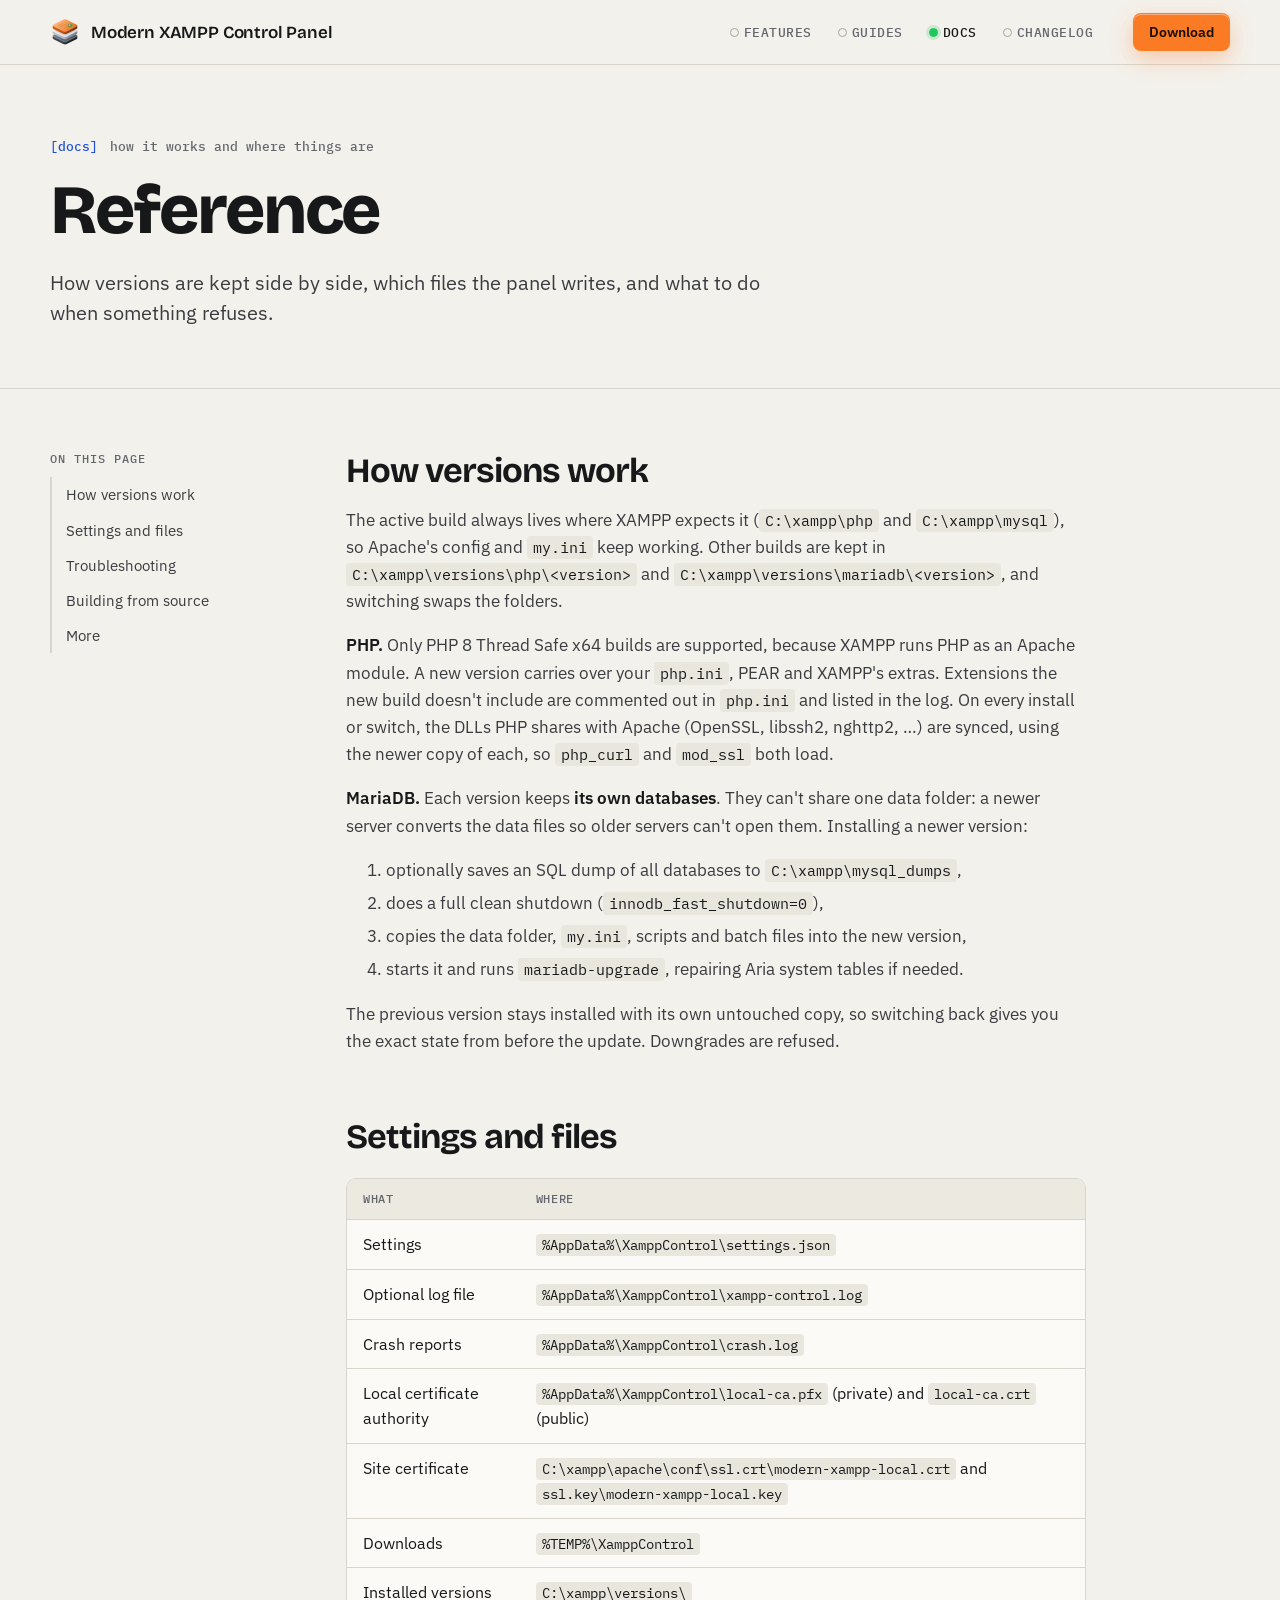
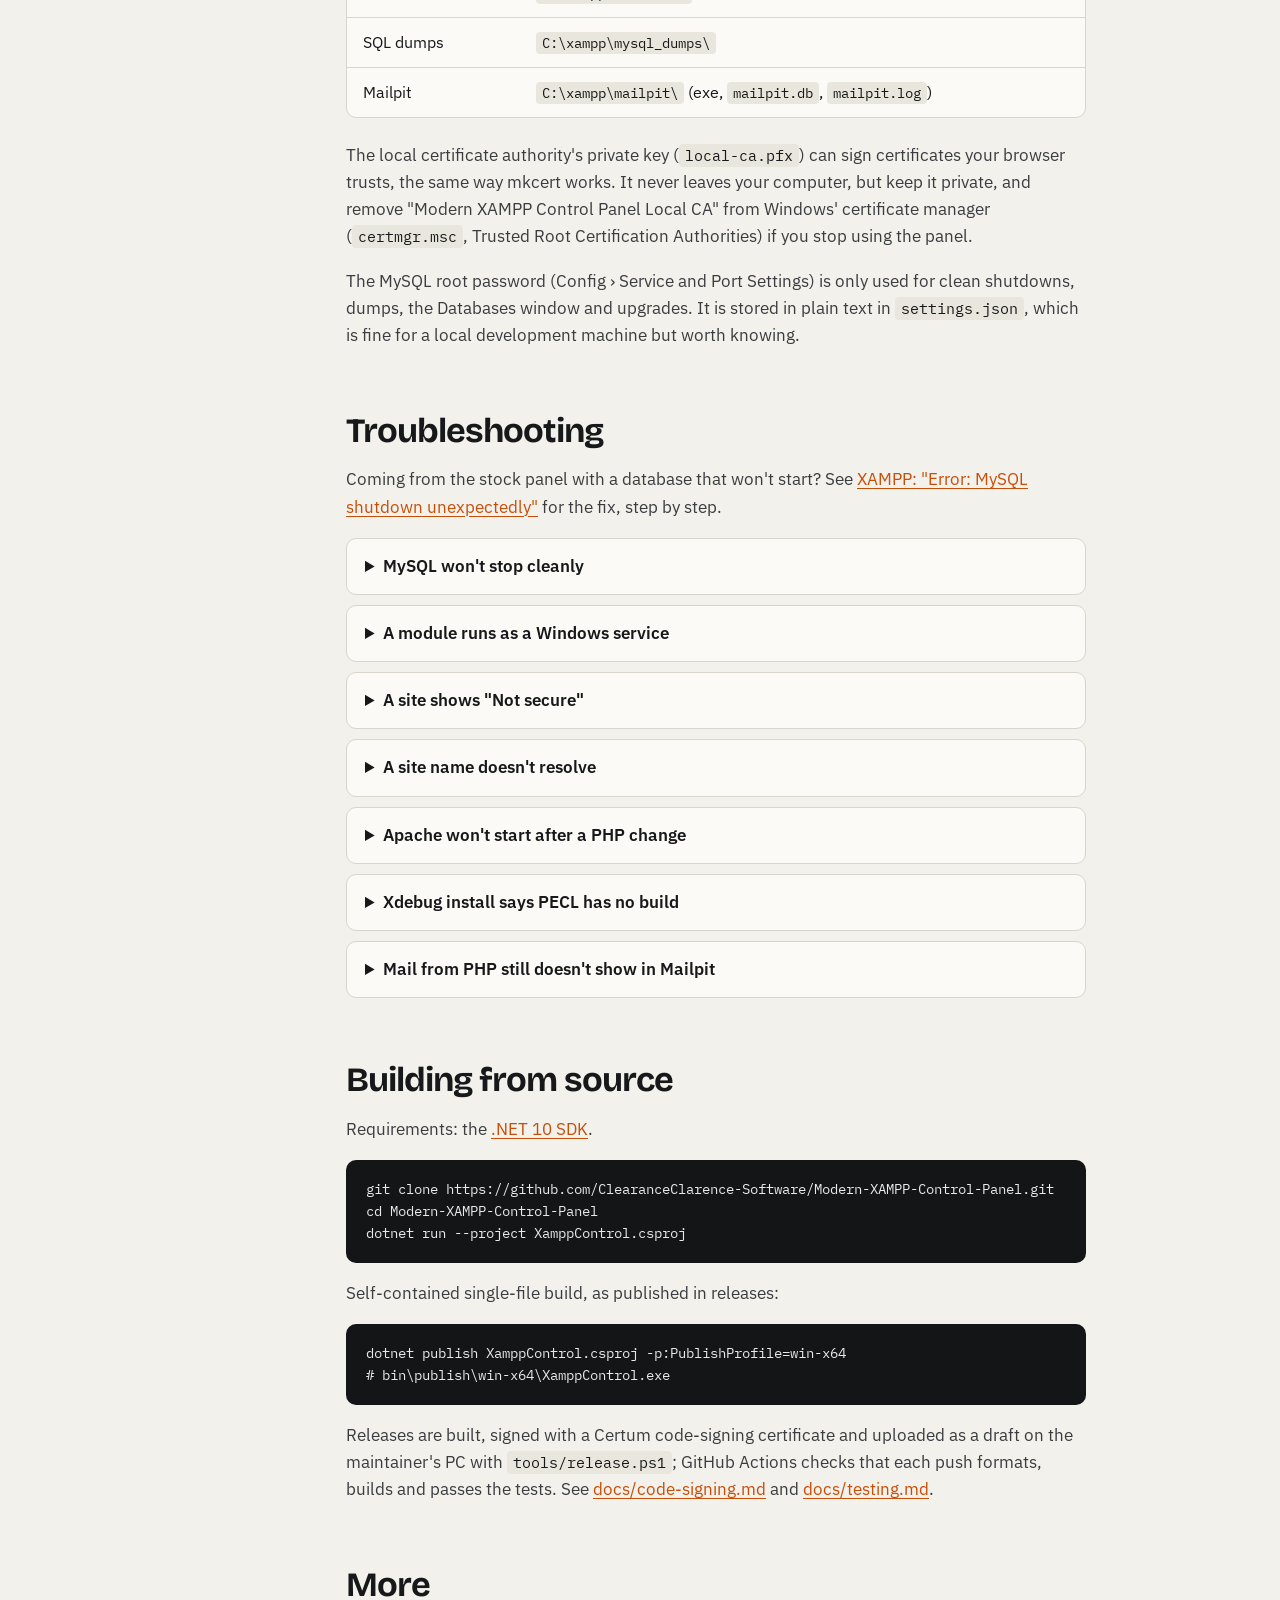
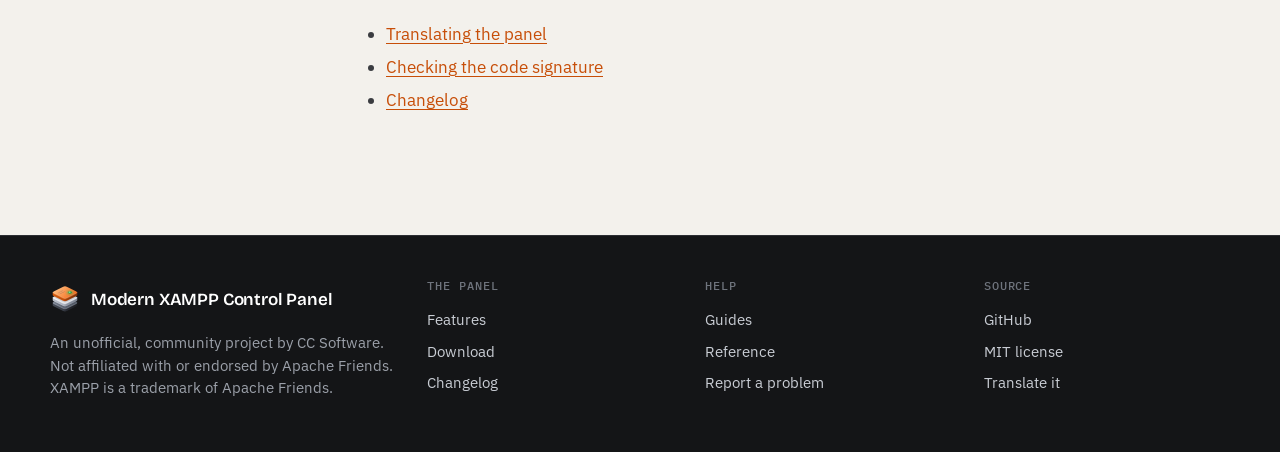
<file: docs/index.html>
<!doctype html>
<html lang="en">
<head>
<meta charset="utf-8">
<meta name="viewport" content="width=device-width, initial-scale=1">
<title>Reference · Modern XAMPP Control Panel</title>
<meta name="description" content="How Modern XAMPP Control Panel keeps PHP and MariaDB versions side by side, the files it writes, troubleshooting and building from source.">
<link rel="canonical" href="https://clearanceclarence-software.github.io/Modern-XAMPP-Control-Panel/docs/">
<meta property="og:type" content="website">
<meta property="og:title" content="Reference · Modern XAMPP Control Panel">
<meta property="og:description" content="How Modern XAMPP Control Panel keeps PHP and MariaDB versions side by side, the files it writes, troubleshooting and building from source.">
<meta property="og:url" content="https://clearanceclarence-software.github.io/Modern-XAMPP-Control-Panel/docs/">
<meta property="og:image" content="https://clearanceclarence-software.github.io/Modern-XAMPP-Control-Panel/assets/img/social-preview.png">
<meta name="twitter:card" content="summary_large_image">
<meta name="theme-color" content="#FB7A24">
<link rel="icon" href="../assets/img/favicon.svg" type="image/svg+xml">
<link rel="preload" href="../assets/fonts/bricolage-grotesque.woff2" as="font" type="font/woff2" crossorigin>
<link rel="stylesheet" href="../assets/css/site.css">
</head>
<body>
<a class="skip" href="#main">Skip to the content</a>
<header class="bar">
  <div class="wrap">
    <a class="brand" href="../"><img src="../assets/img/app.svg" alt="" width="30" height="30">Modern XAMPP Control Panel</a>
    <button class="menu" type="button" aria-expanded="false" aria-controls="nav">Menu</button>
    <nav class="nav" id="nav" aria-label="Main">
      <a href="../features/">Features</a>
      <a href="../guides/">Guides</a>
      <a href="../docs/" aria-current="page">Docs</a>
      <a href="../changelog/">Changelog</a>
    </nav>
    <a class="btn go small" href="../download/">Download</a>
  </div>
</header>
<main id="main">

<div class="top"><div class="wrap">
  <p class="logline"><span class="s">[docs]</span><span>how it works and where things are</span></p>
  <h1>Reference</h1>
  <p class="lede">How versions are kept side by side, which files the panel writes, and what to do when something refuses.</p>
</div></div>
<div class="wrap cols">
  <nav class="toc" aria-label="On this page"><h4>On this page</h4>
<a href="#how-versions-work">How versions work</a>
<a href="#settings-and-files">Settings and files</a>
<a href="#troubleshooting">Troubleshooting</a>
<a href="#building-from-source">Building from source</a>
<a href="#more">More</a>
  </nav>
  <article class="prose"><h2 id="how-versions-work">How versions work</h2>
<p>The active build always lives where XAMPP expects it (<code>C:\xampp\php</code> and <code>C:\xampp\mysql</code>), so
Apache's config and <code>my.ini</code> keep working. Other builds are kept in <code>C:\xampp\versions\php\&lt;version&gt;</code>
and <code>C:\xampp\versions\mariadb\&lt;version&gt;</code>, and switching swaps the folders.</p>
<p><strong>PHP.</strong> Only PHP 8 Thread Safe x64 builds are supported, because XAMPP runs PHP as an Apache
module. A new version carries over your <code>php.ini</code>, PEAR and XAMPP's extras. Extensions the new build
doesn't include are commented out in <code>php.ini</code> and listed in the log. On every install or switch,
the DLLs PHP shares with Apache (OpenSSL, libssh2, nghttp2, …) are synced, using the newer copy of
each, so <code>php_curl</code> and <code>mod_ssl</code> both load.</p>
<p><strong>MariaDB.</strong> Each version keeps <strong>its own databases</strong>. They can't share one data folder: a newer
server converts the data files so older servers can't open them. Installing a newer version:</p>
<ol>
<li>optionally saves an SQL dump of all databases to <code>C:\xampp\mysql_dumps</code>,</li>
<li>does a full clean shutdown (<code>innodb_fast_shutdown=0</code>),</li>
<li>copies the data folder, <code>my.ini</code>, scripts and batch files into the new version,</li>
<li>starts it and runs <code>mariadb-upgrade</code>, repairing Aria system tables if needed.</li>
</ol>
<p>The previous version stays installed with its own untouched copy, so switching back gives you the
exact state from before the update. Downgrades are refused.</p>
<h2 id="settings-and-files">Settings and files</h2>
<table>
<thead>
<tr>
<th>What</th>
<th>Where</th>
</tr>
</thead>
<tbody>
<tr>
<td>Settings</td>
<td><code>%AppData%\XamppControl\settings.json</code></td>
</tr>
<tr>
<td>Optional log file</td>
<td><code>%AppData%\XamppControl\xampp-control.log</code></td>
</tr>
<tr>
<td>Crash reports</td>
<td><code>%AppData%\XamppControl\crash.log</code></td>
</tr>
<tr>
<td>Local certificate authority</td>
<td><code>%AppData%\XamppControl\local-ca.pfx</code> (private) and <code>local-ca.crt</code> (public)</td>
</tr>
<tr>
<td>Site certificate</td>
<td><code>C:\xampp\apache\conf\ssl.crt\modern-xampp-local.crt</code> and <code>ssl.key\modern-xampp-local.key</code></td>
</tr>
<tr>
<td>Downloads</td>
<td><code>%TEMP%\XamppControl</code></td>
</tr>
<tr>
<td>Installed versions</td>
<td><code>C:\xampp\versions\</code></td>
</tr>
<tr>
<td>SQL dumps</td>
<td><code>C:\xampp\mysql_dumps\</code></td>
</tr>
<tr>
<td>Mailpit</td>
<td><code>C:\xampp\mailpit\</code> (exe, <code>mailpit.db</code>, <code>mailpit.log</code>)</td>
</tr>
</tbody>
</table>
<p>The local certificate authority's private key (<code>local-ca.pfx</code>) can sign certificates your browser
trusts, the same way mkcert works. It never leaves your computer, but keep it private, and remove
"Modern XAMPP Control Panel Local CA" from Windows' certificate manager (<code>certmgr.msc</code>, Trusted Root
Certification Authorities) if you stop using the panel.</p>
<p>The MySQL root password (Config › Service and Port Settings) is only used for clean shutdowns,
dumps, the Databases window and upgrades. It is stored in plain text in <code>settings.json</code>, which is
fine for a local development machine but worth knowing.</p>
<h2 id="troubleshooting">Troubleshooting</h2>
<p>Coming from the stock panel with a database that won't start? See
<a href="../guides/mysql-shutdown-unexpectedly/">XAMPP: "Error: MySQL shutdown unexpectedly"</a> for the fix, step by step.</p>
<details>
<summary><b>MySQL won't stop cleanly</b></summary>
Set the root password under Config › Service and Port Settings. If the server really is stuck, use <b>Force stop</b>.
</details>

<details>
<summary><b>A module runs as a Windows service</b></summary>
Updates and version switches need the module to run normally. Untick its Service checkbox first (this asks for admin rights).
</details>

<details>
<summary><b>A site shows "Not secure"</b></summary>
Click <b>Trust</b> in the Sites window and answer Yes to Windows' warning. Firefox keeps its own certificate list: import <code>local-ca.crt</code> there, or set <code>security.enterprise_roots.enabled</code> to <code>true</code> in <code>about:config</code>.
</details>

<details>
<summary><b>A site name doesn't resolve</b></summary>
The hosts file is only changed after the admin prompt. If you canceled it, or an antivirus blocked the change, click <b>Apply</b> again.
</details>

<details>
<summary><b>Apache won't start after a PHP change</b></summary>
The panel shows the reason from <code>error.log</code>. Use <b>Switch back</b> in the Versions window to return to the previous PHP.
</details>

<details>
<summary><b>Xdebug install says PECL has no build</b></summary>
PECL builds each Xdebug release per PHP branch and compiler; a brand-new PHP may have to wait a release. Try again after the next Xdebug version, or install an older PHP branch from the Versions window.
</details>

<details>
<summary><b>Mail from PHP still doesn't show in Mailpit</b></summary>
Check that the Mailpit row is running and that <code>php.ini</code> has <code>sendmail_path</code> pointing at <code>mailpit.exe sendmail</code> (the install sets it; Apache must restart afterwards). Code that uses its own SMTP settings (PHPMailer, Laravel) should point at <code>127.0.0.1:1025</code>.
</details>

<h2 id="building-from-source">Building from source</h2>
<p>Requirements: the <a href="https://dotnet.microsoft.com/download/dotnet/10.0">.NET 10 SDK</a>.</p>
<pre><code class="language-powershell">git clone https://github.com/ClearanceClarence-Software/Modern-XAMPP-Control-Panel.git
cd Modern-XAMPP-Control-Panel
dotnet run --project XamppControl.csproj
</code></pre>
<p>Self-contained single-file build, as published in releases:</p>
<pre><code class="language-powershell">dotnet publish XamppControl.csproj -p:PublishProfile=win-x64
# bin\publish\win-x64\XamppControl.exe
</code></pre>
<p>Releases are built, signed with a Certum code-signing certificate and uploaded as a draft on the
maintainer's PC with <code>tools/release.ps1</code>; GitHub Actions checks that each push formats, builds and
passes the tests. See <a href="../docs/code-signing/">docs/code-signing.md</a> and <a href="https://github.com/ClearanceClarence-Software/Modern-XAMPP-Control-Panel/blob/main/docs/testing.md">docs/testing.md</a>.</p>
<h2 id="more">More</h2>
<ul>
<li><a href="../docs/translating/">Translating the panel</a></li>
<li><a href="../docs/code-signing/">Checking the code signature</a></li>
<li><a href="../changelog/">Changelog</a></li>
</ul></article>
</div>
</main>
<footer class="foot">
  <div class="wrap">
    <div>
      <a class="brand" href="../"><img src="../assets/img/app.svg" alt="" width="30" height="30">Modern XAMPP Control Panel</a>
      <p>An unofficial, community project by CC Software. Not affiliated with or endorsed by Apache Friends. XAMPP is a trademark of Apache Friends.</p>
    </div>
    <div>
      <h4>The panel</h4>
      <a href="../features/">Features</a>
      <a href="../download/">Download</a>
      <a href="../changelog/">Changelog</a>
    </div>
    <div>
      <h4>Help</h4>
      <a href="../guides/">Guides</a>
      <a href="../docs/">Reference</a>
      <a href="https://github.com/ClearanceClarence-Software/Modern-XAMPP-Control-Panel/issues">Report a problem</a>
    </div>
    <div>
      <h4>Source</h4>
      <a href="https://github.com/ClearanceClarence-Software/Modern-XAMPP-Control-Panel">GitHub</a>
      <a href="https://github.com/ClearanceClarence-Software/Modern-XAMPP-Control-Panel/blob/main/LICENSE">MIT license</a>
      <a href="../docs/translating/">Translate it</a>
    </div>
  </div>
</footer>
<script src="../assets/js/site.js" defer></script>
</body>
</html>
</file>
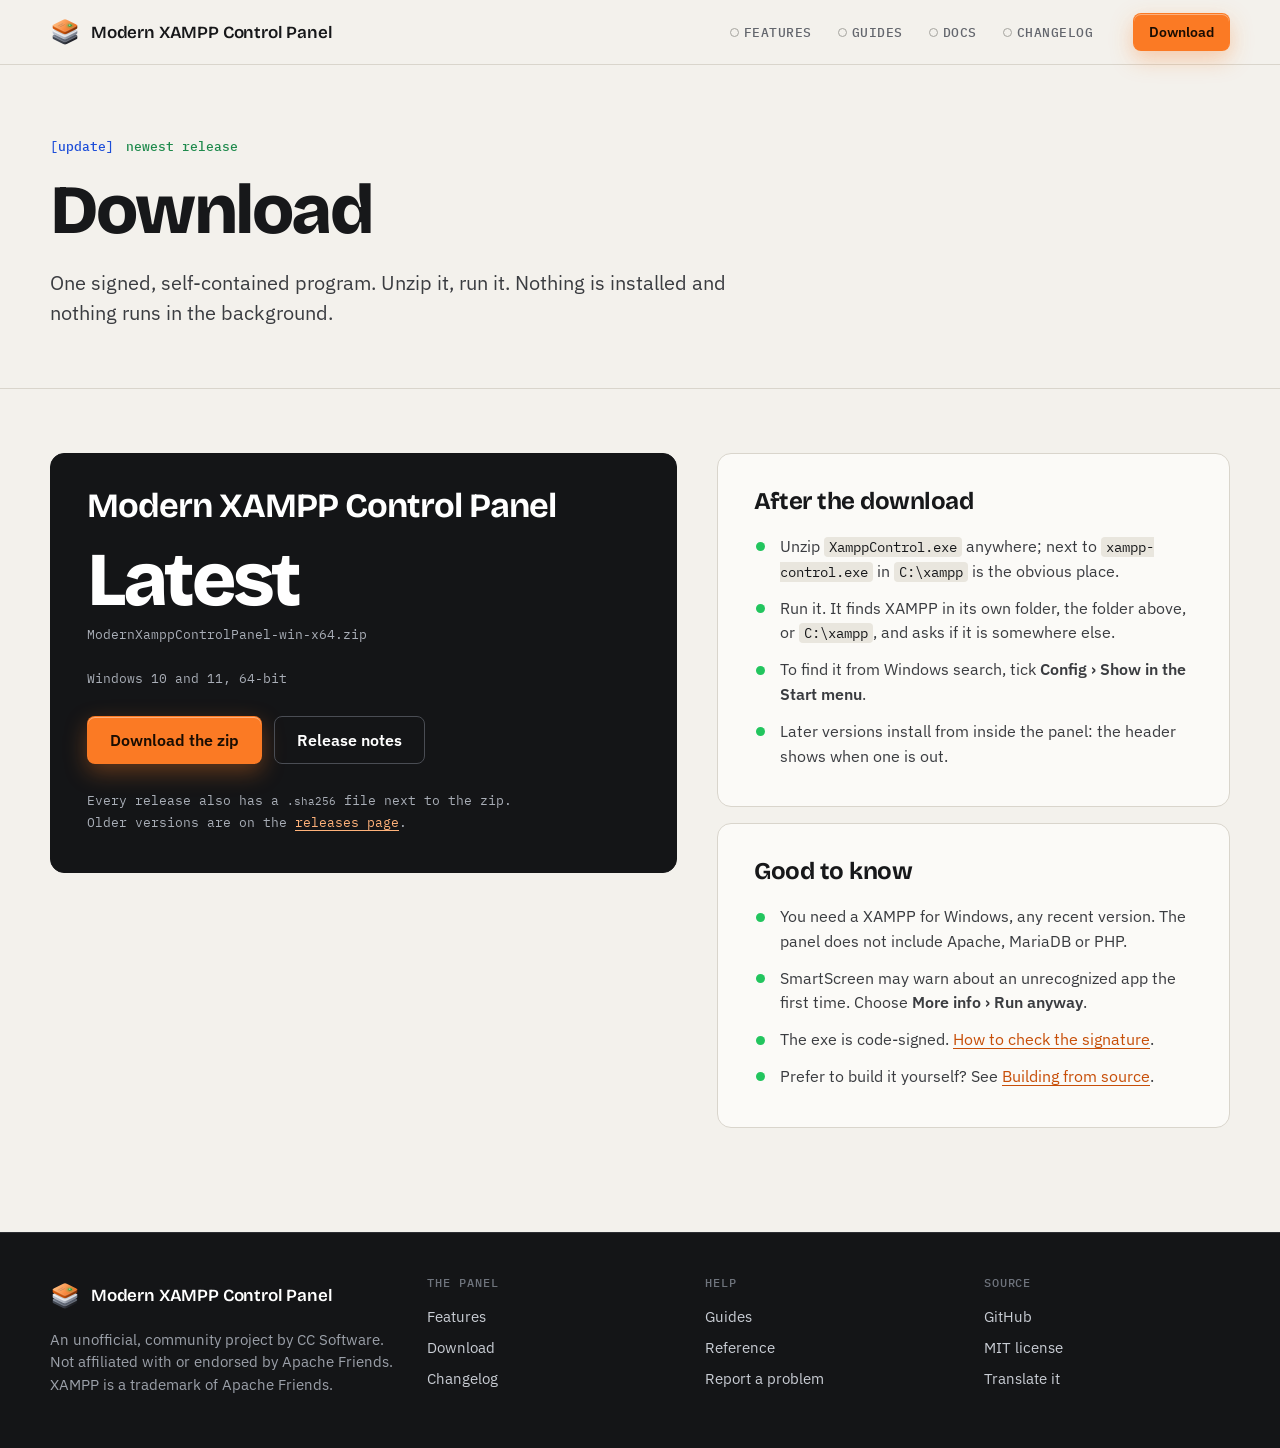
<file: download/index.html>
<!doctype html>
<html lang="en">
<head>
<meta charset="utf-8">
<meta name="viewport" content="width=device-width, initial-scale=1">
<title>Download · Modern XAMPP Control Panel</title>
<meta name="description" content="Download Modern XAMPP Control Panel for Windows 10 and 11: one signed, self-contained .exe in a zip, with its SHA-256. Free and open source.">
<link rel="canonical" href="https://clearanceclarence-software.github.io/Modern-XAMPP-Control-Panel/download/">
<meta property="og:type" content="website">
<meta property="og:title" content="Download · Modern XAMPP Control Panel">
<meta property="og:description" content="Download Modern XAMPP Control Panel for Windows 10 and 11: one signed, self-contained .exe in a zip, with its SHA-256. Free and open source.">
<meta property="og:url" content="https://clearanceclarence-software.github.io/Modern-XAMPP-Control-Panel/download/">
<meta property="og:image" content="https://clearanceclarence-software.github.io/Modern-XAMPP-Control-Panel/assets/img/social-preview.png">
<meta name="twitter:card" content="summary_large_image">
<meta name="theme-color" content="#FB7A24">
<link rel="icon" href="../assets/img/favicon.svg" type="image/svg+xml">
<link rel="preload" href="../assets/fonts/bricolage-grotesque.woff2" as="font" type="font/woff2" crossorigin>
<link rel="stylesheet" href="../assets/css/site.css">
</head>
<body>
<a class="skip" href="#main">Skip to the content</a>
<header class="bar">
  <div class="wrap">
    <a class="brand" href="../"><img src="../assets/img/app.svg" alt="" width="30" height="30">Modern XAMPP Control Panel</a>
    <button class="menu" type="button" aria-expanded="false" aria-controls="nav">Menu</button>
    <nav class="nav" id="nav" aria-label="Main">
      <a href="../features/">Features</a>
      <a href="../guides/">Guides</a>
      <a href="../docs/">Docs</a>
      <a href="../changelog/">Changelog</a>
    </nav>
    <a class="btn go small" href="../download/">Download</a>
  </div>
</header>
<main id="main">
<!-- title: Download -->
<!-- description: Download Modern XAMPP Control Panel for Windows 10 and 11: one signed, self-contained .exe in a zip, with its SHA-256. Free and open source. -->
<!-- nav: download -->
<div class="top"><div class="wrap">
  <p class="logline"><span class="s">[update]</span><span class="ok">newest release</span></p>
  <h1>Download</h1>
  <p class="lede">One signed, self-contained program. Unzip it, run it. Nothing is installed and nothing runs in the background.</p>
</div></div>
<div class="wrap get">
  <div class="box dark on-night">
    <h2>Modern XAMPP Control Panel</h2>
    <p class="ver" data-latest="version">Latest</p>
    <p class="meta"><span data-latest="file">ModernXamppControlPanel-win-x64.zip</span><br><span data-latest="date"></span> <span data-latest="size"></span><br>Windows 10 and 11, 64-bit</p>
    <div class="cta">
      <a class="btn go" data-latest="link" href="https://github.com/ClearanceClarence-Software/Modern-XAMPP-Control-Panel/releases/latest">Download the zip</a>
      <a class="btn line" data-latest="notes" href="https://github.com/ClearanceClarence-Software/Modern-XAMPP-Control-Panel/releases/latest">Release notes</a>
    </div>
    <p class="meta" style="margin:26px 0 0">Every release also has a <code>.sha256</code> file next to the zip.<br>Older versions are on the <a href="https://github.com/ClearanceClarence-Software/Modern-XAMPP-Control-Panel/releases" style="color:#FFB27A">releases page</a>.</p>
  </div>
  <div>
    <div class="box">
      <h3>After the download</h3>
      <ul class="list">
        <li>Unzip <code>XamppControl.exe</code> anywhere; next to <code>xampp-control.exe</code> in <code>C:\xampp</code> is the obvious place.</li>
        <li>Run it. It finds XAMPP in its own folder, the folder above, or <code>C:\xampp</code>, and asks if it is somewhere else.</li>
        <li>To find it from Windows search, tick <b>Config › Show in the Start menu</b>.</li>
        <li>Later versions install from inside the panel: the header shows when one is out.</li>
      </ul>
    </div>
    <div class="box" style="margin-top:16px">
      <h3>Good to know</h3>
      <ul class="list">
        <li>You need a XAMPP for Windows, any recent version. The panel does not include Apache, MariaDB or PHP.</li>
        <li>SmartScreen may warn about an unrecognized app the first time. Choose <b>More info › Run anyway</b>.</li>
        <li>The exe is code-signed. <a href="../docs/code-signing/">How to check the signature</a>.</li>
        <li>Prefer to build it yourself? See <a href="../docs/#building-from-source">Building from source</a>.</li>
      </ul>
    </div>
  </div>
</div>

</main>
<footer class="foot">
  <div class="wrap">
    <div>
      <a class="brand" href="../"><img src="../assets/img/app.svg" alt="" width="30" height="30">Modern XAMPP Control Panel</a>
      <p>An unofficial, community project by CC Software. Not affiliated with or endorsed by Apache Friends. XAMPP is a trademark of Apache Friends.</p>
    </div>
    <div>
      <h4>The panel</h4>
      <a href="../features/">Features</a>
      <a href="../download/">Download</a>
      <a href="../changelog/">Changelog</a>
    </div>
    <div>
      <h4>Help</h4>
      <a href="../guides/">Guides</a>
      <a href="../docs/">Reference</a>
      <a href="https://github.com/ClearanceClarence-Software/Modern-XAMPP-Control-Panel/issues">Report a problem</a>
    </div>
    <div>
      <h4>Source</h4>
      <a href="https://github.com/ClearanceClarence-Software/Modern-XAMPP-Control-Panel">GitHub</a>
      <a href="https://github.com/ClearanceClarence-Software/Modern-XAMPP-Control-Panel/blob/main/LICENSE">MIT license</a>
      <a href="../docs/translating/">Translate it</a>
    </div>
  </div>
</footer>
<script src="../assets/js/site.js" defer></script>
</body>
</html>
</file>
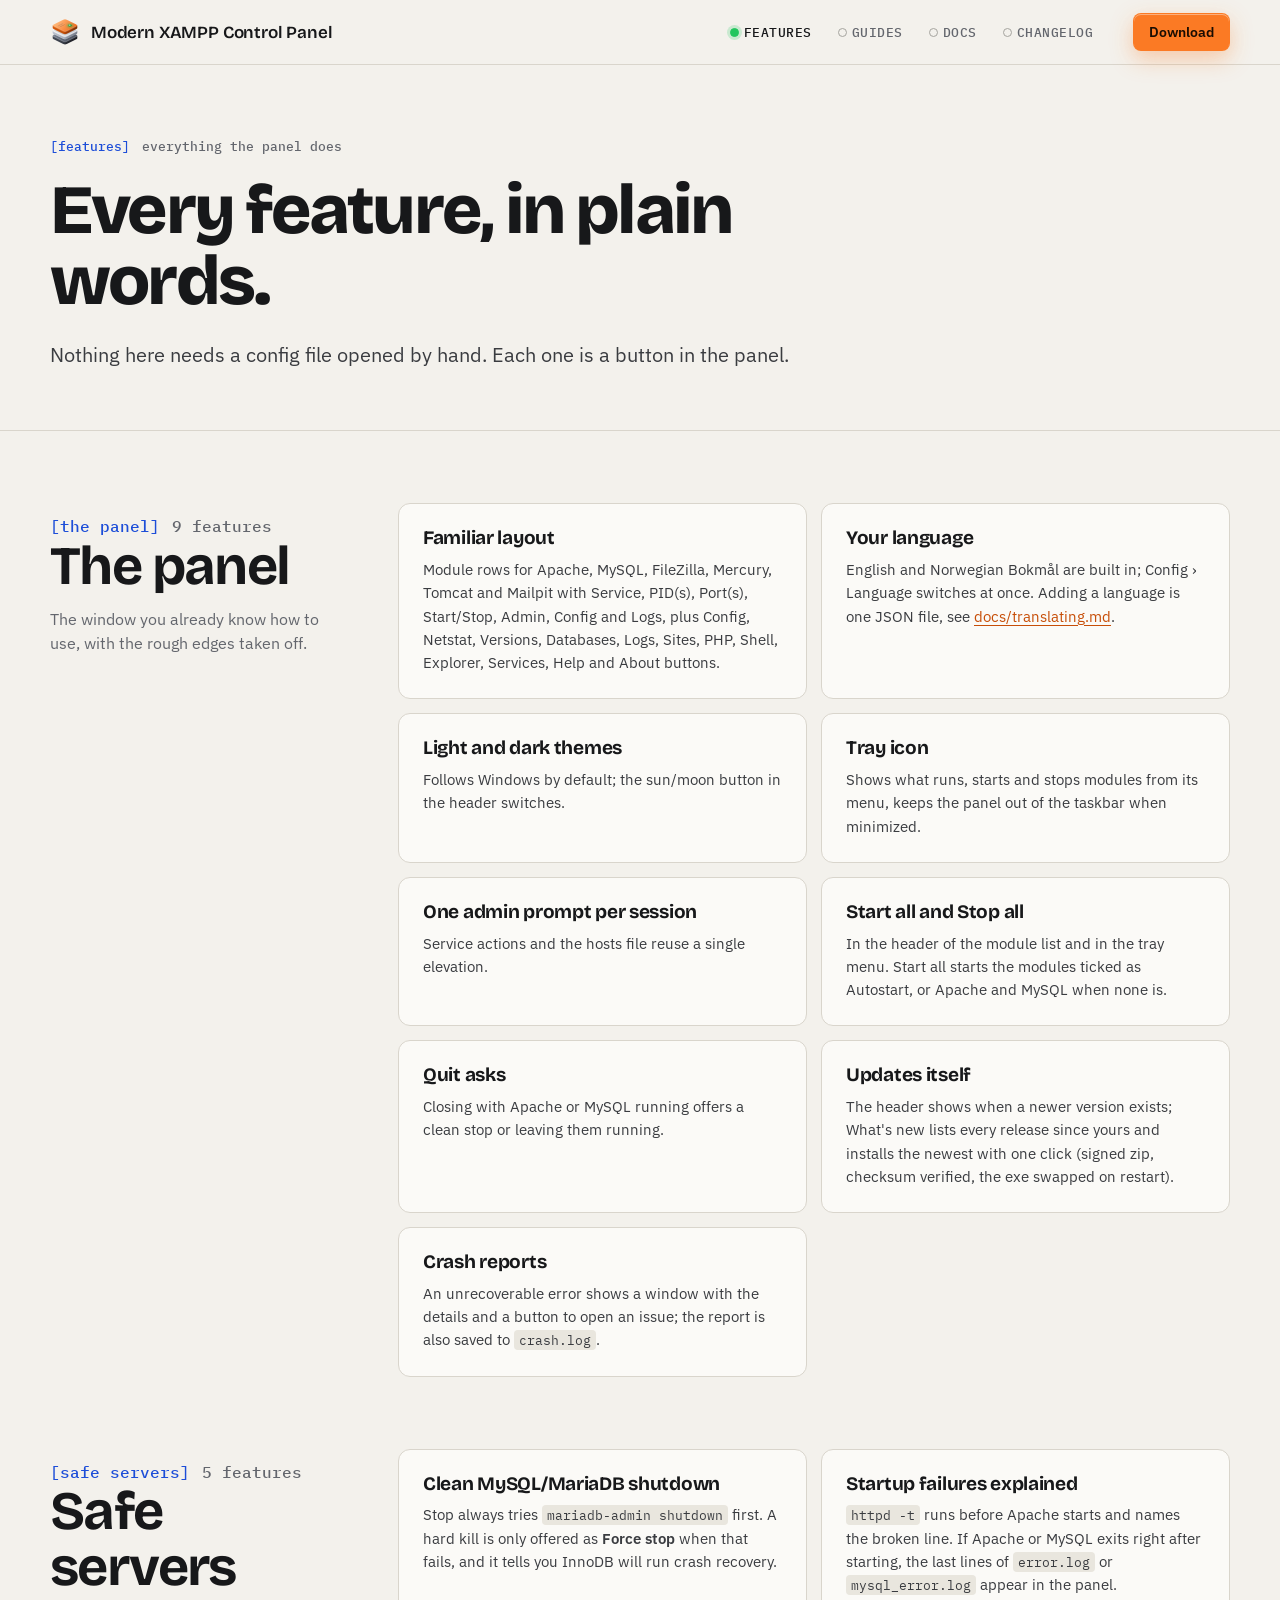
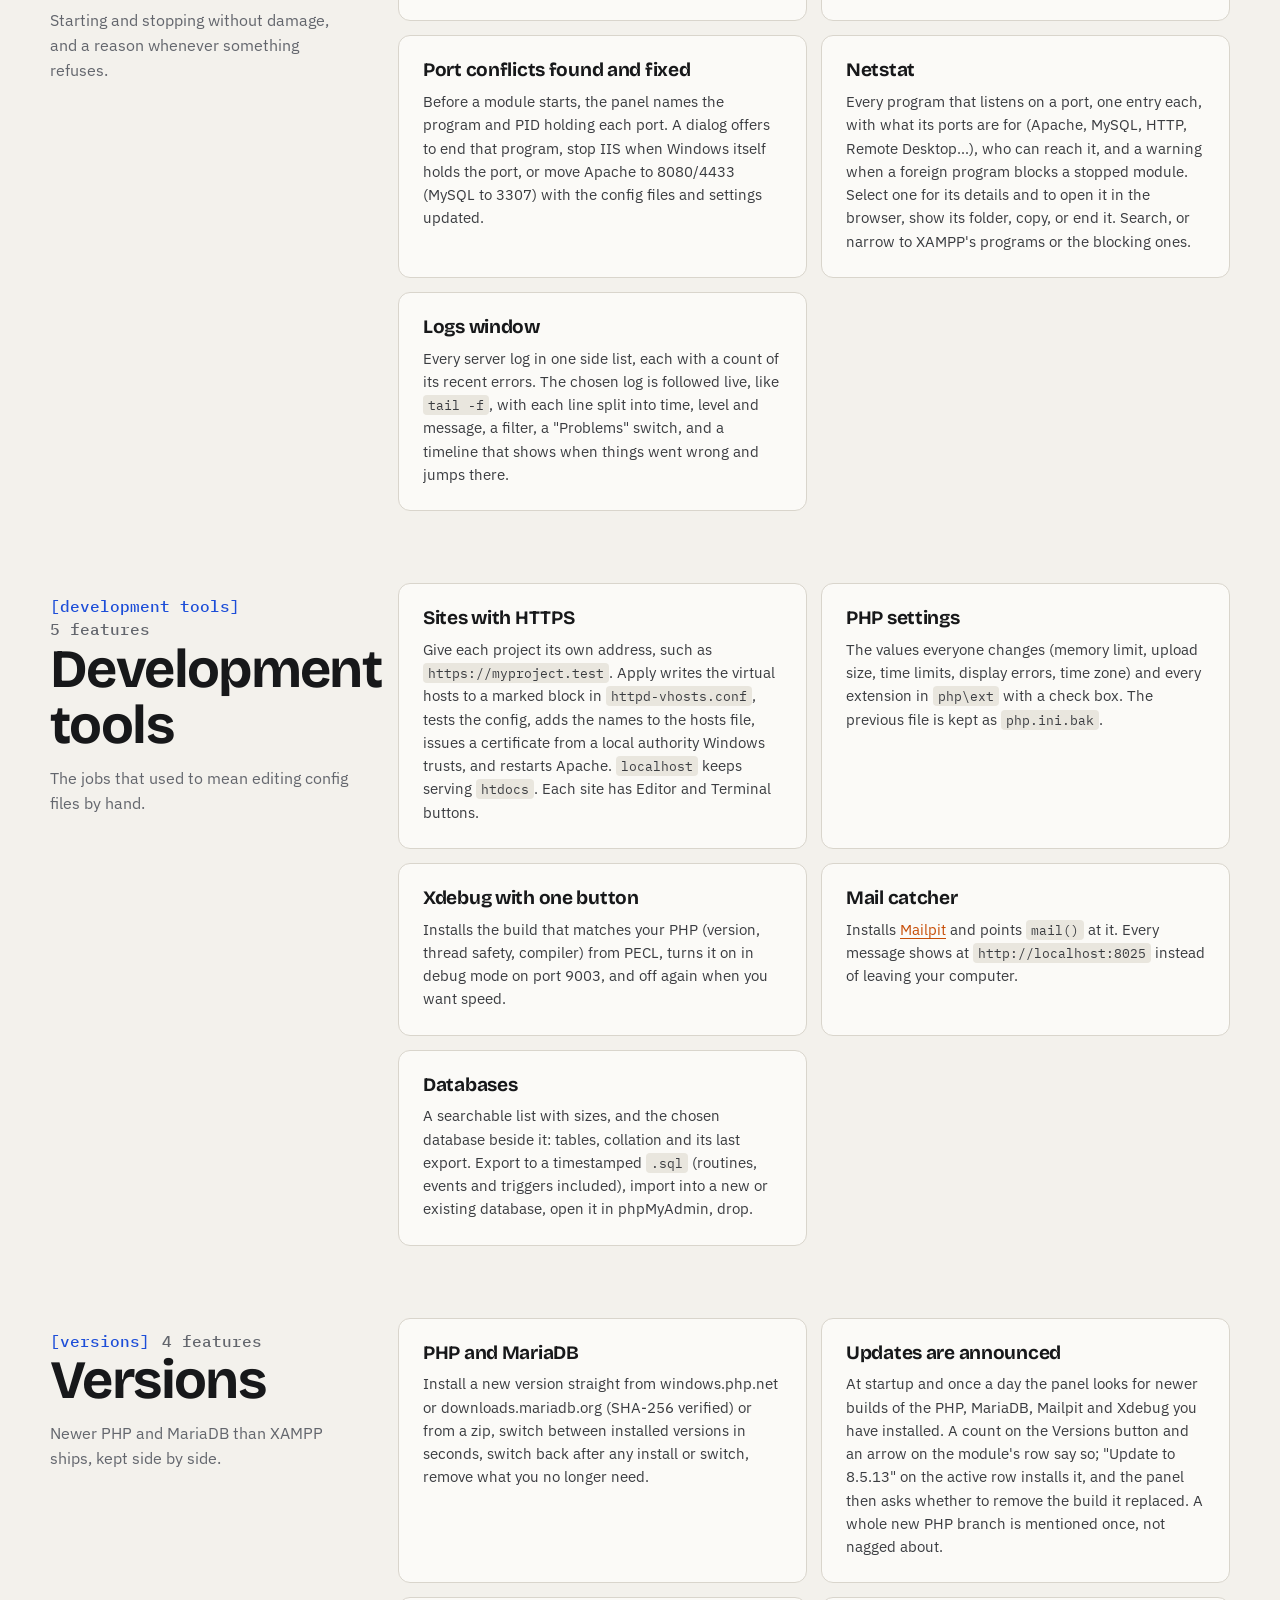
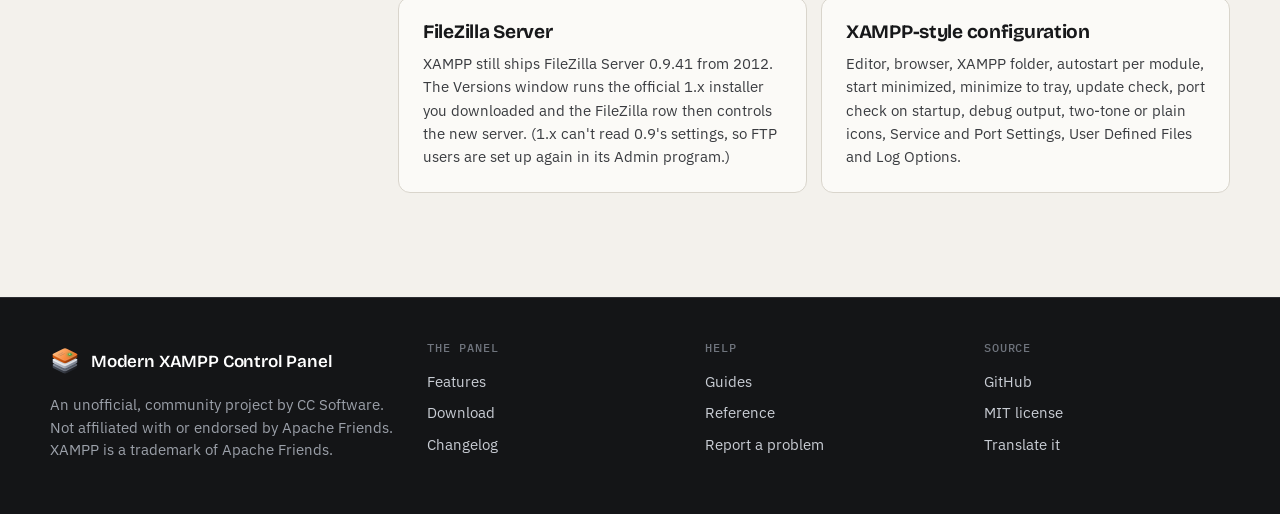
<file: features/index.html>
<!doctype html>
<html lang="en">
<head>
<meta charset="utf-8">
<meta name="viewport" content="width=device-width, initial-scale=1">
<title>Features · Modern XAMPP Control Panel</title>
<meta name="description" content="Everything Modern XAMPP Control Panel does: clean shutdowns, PHP and MariaDB versions, HTTPS local sites, Xdebug, Mailpit, databases, logs and port conflict fixes.">
<link rel="canonical" href="https://clearanceclarence-software.github.io/Modern-XAMPP-Control-Panel/features/">
<meta property="og:type" content="website">
<meta property="og:title" content="Features · Modern XAMPP Control Panel">
<meta property="og:description" content="Everything Modern XAMPP Control Panel does: clean shutdowns, PHP and MariaDB versions, HTTPS local sites, Xdebug, Mailpit, databases, logs and port conflict fixes.">
<meta property="og:url" content="https://clearanceclarence-software.github.io/Modern-XAMPP-Control-Panel/features/">
<meta property="og:image" content="https://clearanceclarence-software.github.io/Modern-XAMPP-Control-Panel/assets/img/social-preview.png">
<meta name="twitter:card" content="summary_large_image">
<meta name="theme-color" content="#FB7A24">
<link rel="icon" href="../assets/img/favicon.svg" type="image/svg+xml">
<link rel="preload" href="../assets/fonts/bricolage-grotesque.woff2" as="font" type="font/woff2" crossorigin>
<link rel="stylesheet" href="../assets/css/site.css">
</head>
<body>
<a class="skip" href="#main">Skip to the content</a>
<header class="bar">
  <div class="wrap">
    <a class="brand" href="../"><img src="../assets/img/app.svg" alt="" width="30" height="30">Modern XAMPP Control Panel</a>
    <button class="menu" type="button" aria-expanded="false" aria-controls="nav">Menu</button>
    <nav class="nav" id="nav" aria-label="Main">
      <a href="../features/" aria-current="page">Features</a>
      <a href="../guides/">Guides</a>
      <a href="../docs/">Docs</a>
      <a href="../changelog/">Changelog</a>
    </nav>
    <a class="btn go small" href="../download/">Download</a>
  </div>
</header>
<main id="main">

<div class="top"><div class="wrap">
  <p class="logline"><span class="s">[features]</span><span>everything the panel does</span></p>
  <h1>Every feature, in plain words.</h1>
  <p class="lede">Nothing here needs a config file opened by hand. Each one is a button in the panel.</p>
</div></div>
<div class="wrap groups">
<div class="group" id="the-panel">
  <header><p class="logline"><span class="s">[the panel]</span><span>9 features</span></p>
    <h2>The panel</h2><p>The window you already know how to use, with the rough edges taken off.</p></header>
  <div class="cards"><div class="card rise"><b>Familiar layout</b><p>Module rows for Apache, MySQL, FileZilla, Mercury, Tomcat and Mailpit with Service, PID(s), Port(s), Start/Stop, Admin, Config and Logs, plus Config, Netstat, Versions, Databases, Logs, Sites, PHP, Shell, Explorer, Services, Help and About buttons.</p></div><div class="card rise"><b>Your language</b><p>English and Norwegian Bokmål are built in; Config › Language switches at once. Adding a language is one JSON file, see <a href="../docs/translating/">docs/translating.md</a>.</p></div><div class="card rise"><b>Light and dark themes</b><p>Follows Windows by default; the sun/moon button in the header switches.</p></div><div class="card rise"><b>Tray icon</b><p>Shows what runs, starts and stops modules from its menu, keeps the panel out of the taskbar when minimized.</p></div><div class="card rise"><b>One admin prompt per session</b><p>Service actions and the hosts file reuse a single elevation.</p></div><div class="card rise"><b>Start all and Stop all</b><p>In the header of the module list and in the tray menu. Start all starts the modules ticked as Autostart, or Apache and MySQL when none is.</p></div><div class="card rise"><b>Quit asks</b><p>Closing with Apache or MySQL running offers a clean stop or leaving them running.</p></div><div class="card rise"><b>Updates itself</b><p>The header shows when a newer version exists; What's new lists every release since yours and installs the newest with one click (signed zip, checksum verified, the exe swapped on restart).</p></div><div class="card rise"><b>Crash reports</b><p>An unrecoverable error shows a window with the details and a button to open an issue; the report is also saved to <code>crash.log</code>.</p></div></div>
</div>
<div class="group" id="safe-servers">
  <header><p class="logline"><span class="s">[safe servers]</span><span>5 features</span></p>
    <h2>Safe servers</h2><p>Starting and stopping without damage, and a reason whenever something refuses.</p></header>
  <div class="cards"><div class="card rise"><b>Clean MySQL/MariaDB shutdown</b><p>Stop always tries <code>mariadb-admin shutdown</code> first. A hard kill is only offered as <strong>Force stop</strong> when that fails, and it tells you InnoDB will run crash recovery.</p></div><div class="card rise"><b>Startup failures explained</b><p><code>httpd -t</code> runs before Apache starts and names the broken line. If Apache or MySQL exits right after starting, the last lines of <code>error.log</code> or <code>mysql_error.log</code> appear in the panel.</p></div><div class="card rise"><b>Port conflicts found and fixed</b><p>Before a module starts, the panel names the program and PID holding each port. A dialog offers to end that program, stop IIS when Windows itself holds the port, or move Apache to 8080/4433 (MySQL to 3307) with the config files and settings updated.</p></div><div class="card rise"><b>Netstat</b><p>Every program that listens on a port, one entry each, with what its ports are for (Apache, MySQL, HTTP, Remote Desktop…), who can reach it, and a warning when a foreign program blocks a stopped module. Select one for its details and to open it in the browser, show its folder, copy, or end it. Search, or narrow to XAMPP's programs or the blocking ones.</p></div><div class="card rise"><b>Logs window</b><p>Every server log in one side list, each with a count of its recent errors. The chosen log is followed live, like <code>tail -f</code>, with each line split into time, level and message, a filter, a "Problems" switch, and a timeline that shows when things went wrong and jumps there.</p></div></div>
</div>
<div class="group" id="development-tools">
  <header><p class="logline"><span class="s">[development tools]</span><span>5 features</span></p>
    <h2>Development tools</h2><p>The jobs that used to mean editing config files by hand.</p></header>
  <div class="cards"><div class="card rise"><b>Sites with HTTPS</b><p>Give each project its own address, such as <code>https://myproject.test</code>. Apply writes the virtual hosts to a marked block in <code>httpd-vhosts.conf</code>, tests the config, adds the names to the hosts file, issues a certificate from a local authority Windows trusts, and restarts Apache. <code>localhost</code> keeps serving <code>htdocs</code>. Each site has Editor and Terminal buttons.</p></div><div class="card rise"><b>PHP settings</b><p>The values everyone changes (memory limit, upload size, time limits, display errors, time zone) and every extension in <code>php\ext</code> with a check box. The previous file is kept as <code>php.ini.bak</code>.</p></div><div class="card rise"><b>Xdebug with one button</b><p>Installs the build that matches your PHP (version, thread safety, compiler) from PECL, turns it on in debug mode on port 9003, and off again when you want speed.</p></div><div class="card rise"><b>Mail catcher</b><p>Installs <a href="https://github.com/axllent/mailpit">Mailpit</a> and points <code>mail()</code> at it. Every message shows at <code>http://localhost:8025</code> instead of leaving your computer.</p></div><div class="card rise"><b>Databases</b><p>A searchable list with sizes, and the chosen database beside it: tables, collation and its last export. Export to a timestamped <code>.sql</code> (routines, events and triggers included), import into a new or existing database, open it in phpMyAdmin, drop.</p></div></div>
</div>
<div class="group" id="versions">
  <header><p class="logline"><span class="s">[versions]</span><span>4 features</span></p>
    <h2>Versions</h2><p>Newer PHP and MariaDB than XAMPP ships, kept side by side.</p></header>
  <div class="cards"><div class="card rise"><b>PHP and MariaDB</b><p>Install a new version straight from windows.php.net or downloads.mariadb.org (SHA-256 verified) or from a zip, switch between installed versions in seconds, switch back after any install or switch, remove what you no longer need.</p></div><div class="card rise"><b>Updates are announced</b><p>At startup and once a day the panel looks for newer builds of the PHP, MariaDB, Mailpit and Xdebug you have installed. A count on the Versions button and an arrow on the module's row say so; "Update to 8.5.13" on the active row installs it, and the panel then asks whether to remove the build it replaced. A whole new PHP branch is mentioned once, not nagged about.</p></div><div class="card rise"><b>FileZilla Server</b><p>XAMPP still ships FileZilla Server 0.9.41 from 2012. The Versions window runs the official 1.x installer you downloaded and the FileZilla row then controls the new server. (1.x can't read 0.9's settings, so FTP users are set up again in its Admin program.)</p></div><div class="card rise"><b>XAMPP-style configuration</b><p>Editor, browser, XAMPP folder, autostart per module, start minimized, minimize to tray, update check, port check on startup, debug output, two-tone or plain icons, Service and Port Settings, User Defined Files and Log Options.</p></div></div>
</div></div>
</main>
<footer class="foot">
  <div class="wrap">
    <div>
      <a class="brand" href="../"><img src="../assets/img/app.svg" alt="" width="30" height="30">Modern XAMPP Control Panel</a>
      <p>An unofficial, community project by CC Software. Not affiliated with or endorsed by Apache Friends. XAMPP is a trademark of Apache Friends.</p>
    </div>
    <div>
      <h4>The panel</h4>
      <a href="../features/">Features</a>
      <a href="../download/">Download</a>
      <a href="../changelog/">Changelog</a>
    </div>
    <div>
      <h4>Help</h4>
      <a href="../guides/">Guides</a>
      <a href="../docs/">Reference</a>
      <a href="https://github.com/ClearanceClarence-Software/Modern-XAMPP-Control-Panel/issues">Report a problem</a>
    </div>
    <div>
      <h4>Source</h4>
      <a href="https://github.com/ClearanceClarence-Software/Modern-XAMPP-Control-Panel">GitHub</a>
      <a href="https://github.com/ClearanceClarence-Software/Modern-XAMPP-Control-Panel/blob/main/LICENSE">MIT license</a>
      <a href="../docs/translating/">Translate it</a>
    </div>
  </div>
</footer>
<script src="../assets/js/site.js" defer></script>
</body>
</html>
</file>
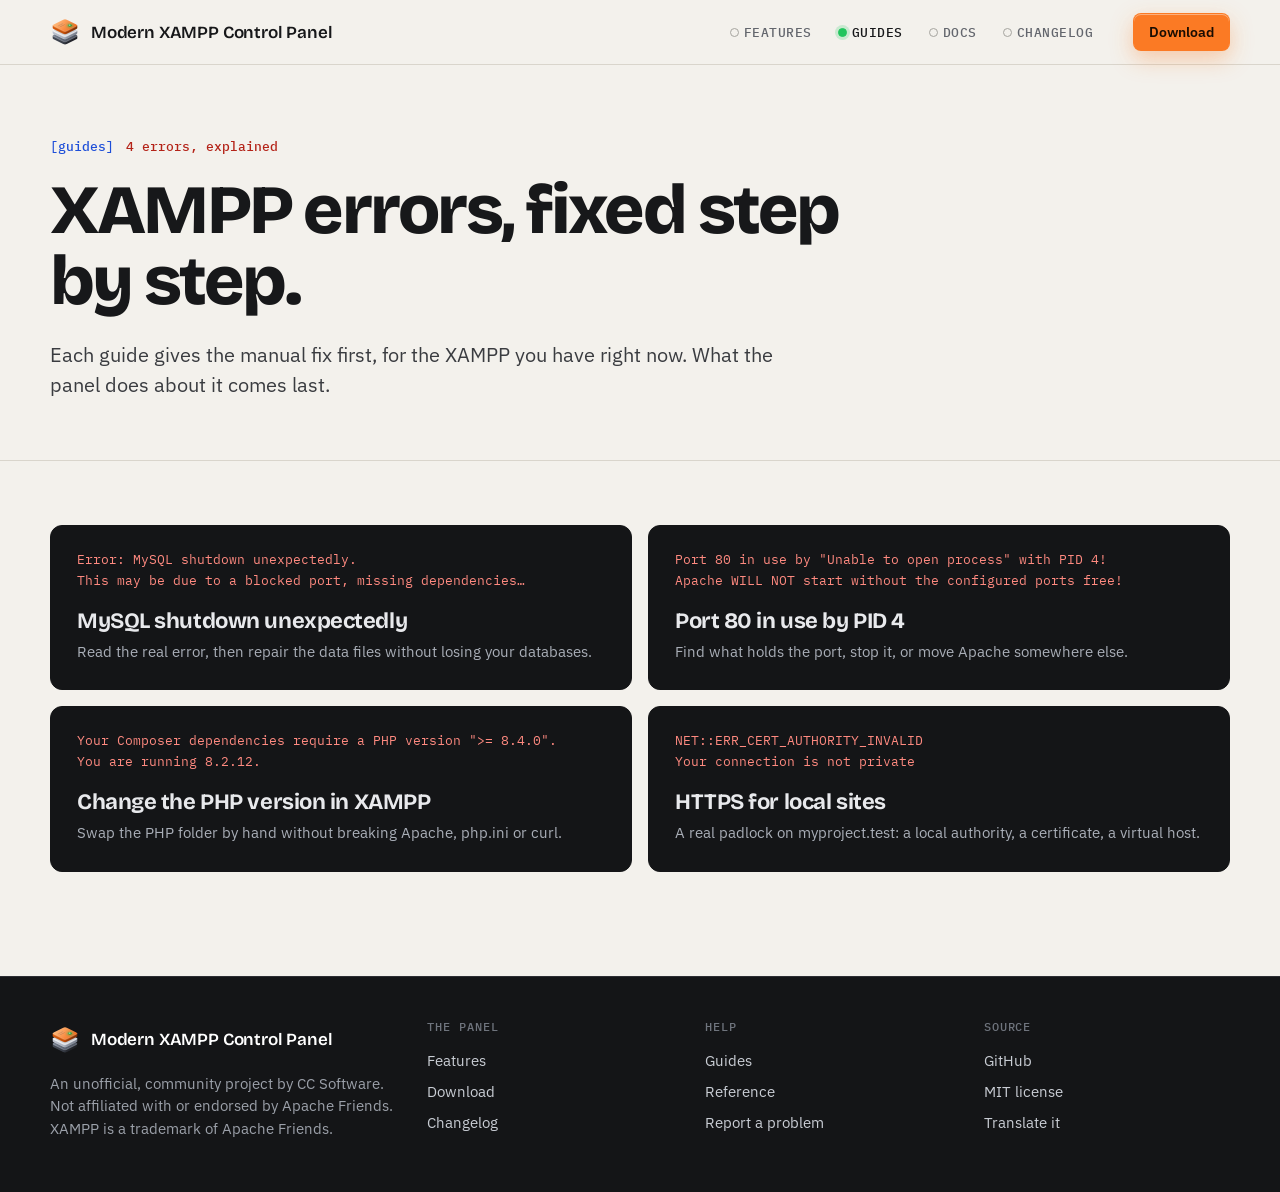
<file: guides/index.html>
<!doctype html>
<html lang="en">
<head>
<meta charset="utf-8">
<meta name="viewport" content="width=device-width, initial-scale=1">
<title>Guides · Modern XAMPP Control Panel</title>
<meta name="description" content="Step-by-step fixes for the XAMPP errors people search for: MySQL shutdown unexpectedly, port 80 in use, changing the PHP version, HTTPS on localhost.">
<link rel="canonical" href="https://clearanceclarence-software.github.io/Modern-XAMPP-Control-Panel/guides/">
<meta property="og:type" content="website">
<meta property="og:title" content="Guides · Modern XAMPP Control Panel">
<meta property="og:description" content="Step-by-step fixes for the XAMPP errors people search for: MySQL shutdown unexpectedly, port 80 in use, changing the PHP version, HTTPS on localhost.">
<meta property="og:url" content="https://clearanceclarence-software.github.io/Modern-XAMPP-Control-Panel/guides/">
<meta property="og:image" content="https://clearanceclarence-software.github.io/Modern-XAMPP-Control-Panel/assets/img/social-preview.png">
<meta name="twitter:card" content="summary_large_image">
<meta name="theme-color" content="#FB7A24">
<link rel="icon" href="../assets/img/favicon.svg" type="image/svg+xml">
<link rel="preload" href="../assets/fonts/bricolage-grotesque.woff2" as="font" type="font/woff2" crossorigin>
<link rel="stylesheet" href="../assets/css/site.css">
</head>
<body>
<a class="skip" href="#main">Skip to the content</a>
<header class="bar">
  <div class="wrap">
    <a class="brand" href="../"><img src="../assets/img/app.svg" alt="" width="30" height="30">Modern XAMPP Control Panel</a>
    <button class="menu" type="button" aria-expanded="false" aria-controls="nav">Menu</button>
    <nav class="nav" id="nav" aria-label="Main">
      <a href="../features/">Features</a>
      <a href="../guides/" aria-current="page">Guides</a>
      <a href="../docs/">Docs</a>
      <a href="../changelog/">Changelog</a>
    </nav>
    <a class="btn go small" href="../download/">Download</a>
  </div>
</header>
<main id="main">

<div class="top"><div class="wrap">
  <p class="logline"><span class="s">[guides]</span><span class="er">4 errors, explained</span></p>
  <h1>XAMPP errors, fixed step by step.</h1>
  <p class="lede">Each guide gives the manual fix first, for the XAMPP you have right now. What the panel does about it comes last.</p>
</div></div>
<div class="wrap" style="padding:64px 0 104px"><div class="errors"><a class="error rise" href="../guides/mysql-shutdown-unexpectedly/"><code>Error: MySQL shutdown unexpectedly.<br>This may be due to a blocked port, missing dependencies…</code><b>MySQL shutdown unexpectedly</b><span>Read the real error, then repair the data files without losing your databases.</span></a><a class="error rise" href="../guides/port-80-in-use/"><code>Port 80 in use by &quot;Unable to open process&quot; with PID 4!<br>Apache WILL NOT start without the configured ports free!</code><b>Port 80 in use by PID 4</b><span>Find what holds the port, stop it, or move Apache somewhere else.</span></a><a class="error rise" href="../guides/change-php-version/"><code>Your Composer dependencies require a PHP version &quot;&gt;= 8.4.0&quot;.<br>You are running 8.2.12.</code><b>Change the PHP version in XAMPP</b><span>Swap the PHP folder by hand without breaking Apache, php.ini or curl.</span></a><a class="error rise" href="../guides/https-on-localhost/"><code>NET::ERR_CERT_AUTHORITY_INVALID<br>Your connection is not private</code><b>HTTPS for local sites</b><span>A real padlock on myproject.test: a local authority, a certificate, a virtual host.</span></a></div></div>
</main>
<footer class="foot">
  <div class="wrap">
    <div>
      <a class="brand" href="../"><img src="../assets/img/app.svg" alt="" width="30" height="30">Modern XAMPP Control Panel</a>
      <p>An unofficial, community project by CC Software. Not affiliated with or endorsed by Apache Friends. XAMPP is a trademark of Apache Friends.</p>
    </div>
    <div>
      <h4>The panel</h4>
      <a href="../features/">Features</a>
      <a href="../download/">Download</a>
      <a href="../changelog/">Changelog</a>
    </div>
    <div>
      <h4>Help</h4>
      <a href="../guides/">Guides</a>
      <a href="../docs/">Reference</a>
      <a href="https://github.com/ClearanceClarence-Software/Modern-XAMPP-Control-Panel/issues">Report a problem</a>
    </div>
    <div>
      <h4>Source</h4>
      <a href="https://github.com/ClearanceClarence-Software/Modern-XAMPP-Control-Panel">GitHub</a>
      <a href="https://github.com/ClearanceClarence-Software/Modern-XAMPP-Control-Panel/blob/main/LICENSE">MIT license</a>
      <a href="../docs/translating/">Translate it</a>
    </div>
  </div>
</footer>
<script src="../assets/js/site.js" defer></script>
</body>
</html>
</file>
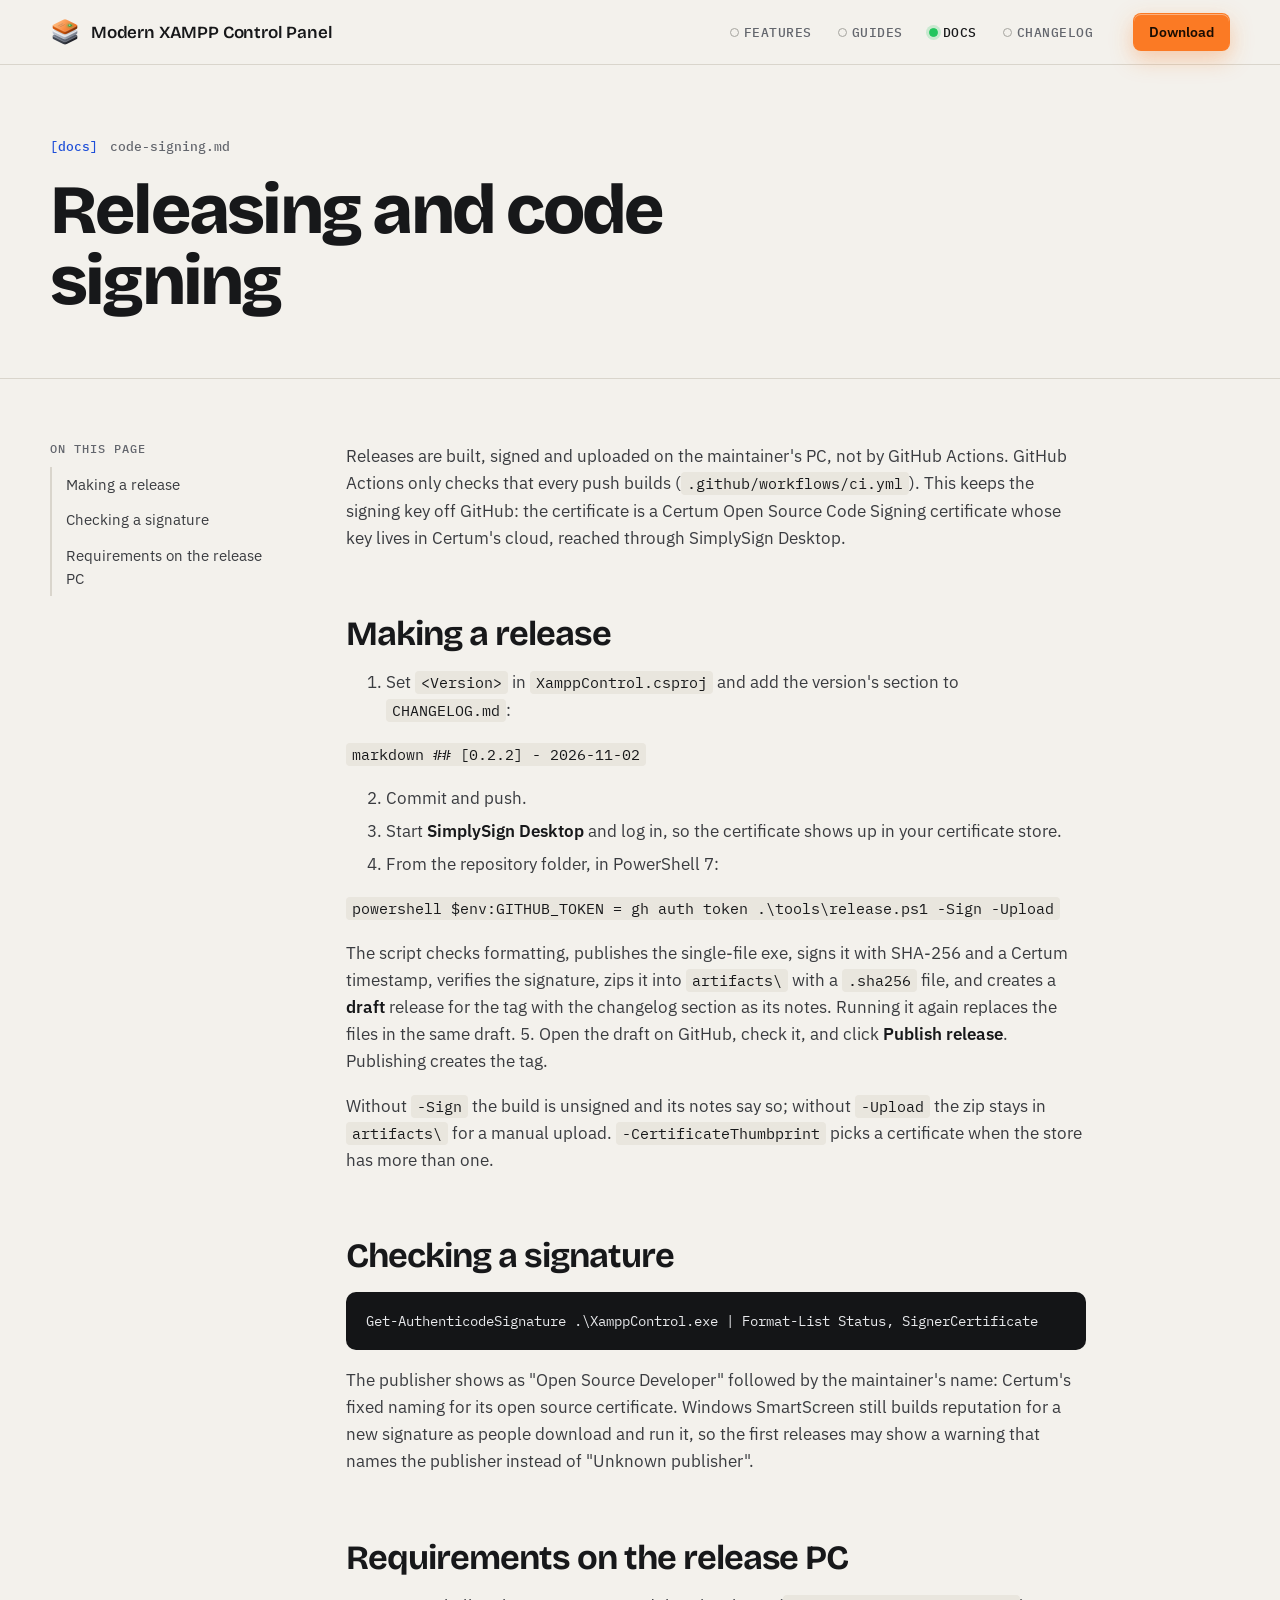
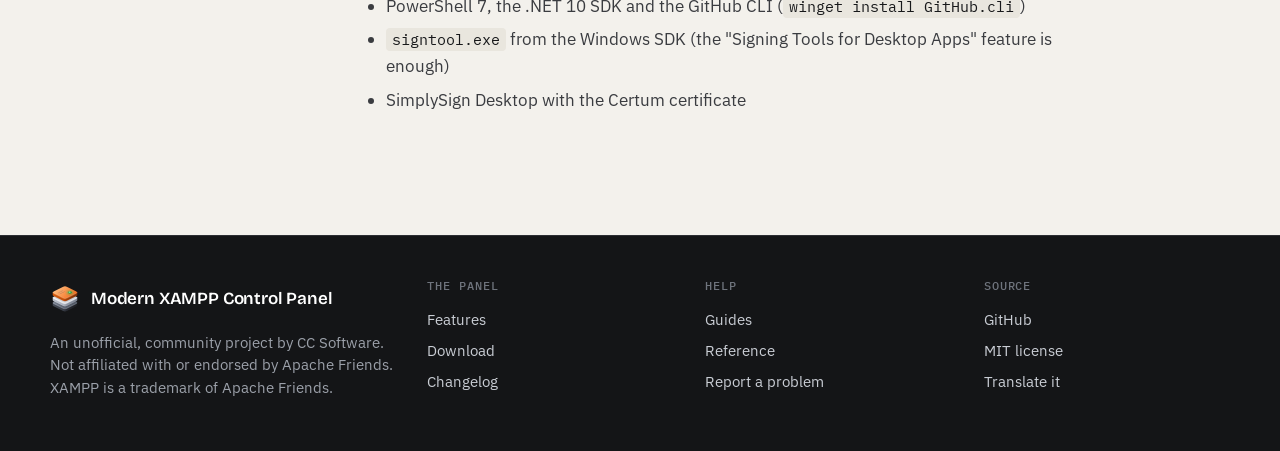
<file: docs/code-signing/index.html>
<!doctype html>
<html lang="en">
<head>
<meta charset="utf-8">
<meta name="viewport" content="width=device-width, initial-scale=1">
<title>Releasing and code signing · Modern XAMPP Control Panel</title>
<meta name="description" content="Releases are built, signed and uploaded on the maintainer&#x27;s PC, not by GitHub Actions. GitHub Actions only checks that every push builds . This keeps the signing key off GitHub: the certificate is a Certum Open Source Code Signing certificate whose key lives in Certum&#x27;s cloud, reached through Simply">
<link rel="canonical" href="https://clearanceclarence-software.github.io/Modern-XAMPP-Control-Panel/docs/code-signing/">
<meta property="og:type" content="website">
<meta property="og:title" content="Releasing and code signing · Modern XAMPP Control Panel">
<meta property="og:description" content="Releases are built, signed and uploaded on the maintainer&#x27;s PC, not by GitHub Actions. GitHub Actions only checks that every push builds . This keeps the signing key off GitHub: the certificate is a Certum Open Source Code Signing certificate whose key lives in Certum&#x27;s cloud, reached through Simply">
<meta property="og:url" content="https://clearanceclarence-software.github.io/Modern-XAMPP-Control-Panel/docs/code-signing/">
<meta property="og:image" content="https://clearanceclarence-software.github.io/Modern-XAMPP-Control-Panel/assets/img/social-preview.png">
<meta name="twitter:card" content="summary_large_image">
<meta name="theme-color" content="#FB7A24">
<link rel="icon" href="../../assets/img/favicon.svg" type="image/svg+xml">
<link rel="preload" href="../../assets/fonts/bricolage-grotesque.woff2" as="font" type="font/woff2" crossorigin>
<link rel="stylesheet" href="../../assets/css/site.css">
</head>
<body>
<a class="skip" href="#main">Skip to the content</a>
<header class="bar">
  <div class="wrap">
    <a class="brand" href="../../"><img src="../../assets/img/app.svg" alt="" width="30" height="30">Modern XAMPP Control Panel</a>
    <button class="menu" type="button" aria-expanded="false" aria-controls="nav">Menu</button>
    <nav class="nav" id="nav" aria-label="Main">
      <a href="../../features/">Features</a>
      <a href="../../guides/">Guides</a>
      <a href="../../docs/" aria-current="page">Docs</a>
      <a href="../../changelog/">Changelog</a>
    </nav>
    <a class="btn go small" href="../../download/">Download</a>
  </div>
</header>
<main id="main">

<div class="top"><div class="wrap">
  <p class="logline"><span class="s">[docs]</span><span>code-signing.md</span></p>
  <h1>Releasing and code signing</h1>
</div></div>
<div class="wrap cols">
  <nav class="toc" aria-label="On this page"><h4>On this page</h4>
<a href="#making-a-release">Making a release</a>
<a href="#checking-a-signature">Checking a signature</a>
<a href="#requirements-on-the-release-pc">Requirements on the release PC</a>
  </nav>
  <article class="prose"><p>Releases are built, signed and uploaded on the maintainer's PC, not by GitHub Actions. GitHub Actions only checks
that every push builds (<code>.github/workflows/ci.yml</code>). This keeps the signing key off GitHub: the certificate is a
Certum Open Source Code Signing certificate whose key lives in Certum's cloud, reached through SimplySign Desktop.</p>
<h2 id="making-a-release">Making a release</h2>
<ol>
<li>Set <code>&lt;Version&gt;</code> in <code>XamppControl.csproj</code> and add the version's section to <code>CHANGELOG.md</code>:</li>
</ol>
<p><code>markdown
   ## [0.2.2] - 2026-11-02</code></p>
<ol start="2">
<li>Commit and push.</li>
<li>Start <strong>SimplySign Desktop</strong> and log in, so the certificate shows up in your certificate store.</li>
<li>From the repository folder, in PowerShell 7:</li>
</ol>
<p><code>powershell
   $env:GITHUB_TOKEN = gh auth token
   .\tools\release.ps1 -Sign -Upload</code></p>
<p>The script checks formatting, publishes the single-file exe, signs it with SHA-256 and a Certum timestamp,
   verifies the signature, zips it into <code>artifacts\</code> with a <code>.sha256</code> file, and creates a <strong>draft</strong> release for the
   tag with the changelog section as its notes. Running it again replaces the files in the same draft.
5. Open the draft on GitHub, check it, and click <strong>Publish release</strong>. Publishing creates the tag.</p>
<p>Without <code>-Sign</code> the build is unsigned and its notes say so; without <code>-Upload</code> the zip stays in <code>artifacts\</code> for a
manual upload. <code>-CertificateThumbprint</code> picks a certificate when the store has more than one.</p>
<h2 id="checking-a-signature">Checking a signature</h2>
<pre><code class="language-powershell">Get-AuthenticodeSignature .\XamppControl.exe | Format-List Status, SignerCertificate
</code></pre>
<p>The publisher shows as "Open Source Developer" followed by the maintainer's name: Certum's fixed naming for its
open source certificate. Windows SmartScreen still builds reputation for a new signature as people download and
run it, so the first releases may show a warning that names the publisher instead of "Unknown publisher".</p>
<h2 id="requirements-on-the-release-pc">Requirements on the release PC</h2>
<ul>
<li>PowerShell 7, the .NET 10 SDK and the GitHub CLI (<code>winget install GitHub.cli</code>)</li>
<li><code>signtool.exe</code> from the Windows SDK (the "Signing Tools for Desktop Apps" feature is enough)</li>
<li>SimplySign Desktop with the Certum certificate</li>
</ul></article>
</div>
</main>
<footer class="foot">
  <div class="wrap">
    <div>
      <a class="brand" href="../../"><img src="../../assets/img/app.svg" alt="" width="30" height="30">Modern XAMPP Control Panel</a>
      <p>An unofficial, community project by CC Software. Not affiliated with or endorsed by Apache Friends. XAMPP is a trademark of Apache Friends.</p>
    </div>
    <div>
      <h4>The panel</h4>
      <a href="../../features/">Features</a>
      <a href="../../download/">Download</a>
      <a href="../../changelog/">Changelog</a>
    </div>
    <div>
      <h4>Help</h4>
      <a href="../../guides/">Guides</a>
      <a href="../../docs/">Reference</a>
      <a href="https://github.com/ClearanceClarence-Software/Modern-XAMPP-Control-Panel/issues">Report a problem</a>
    </div>
    <div>
      <h4>Source</h4>
      <a href="https://github.com/ClearanceClarence-Software/Modern-XAMPP-Control-Panel">GitHub</a>
      <a href="https://github.com/ClearanceClarence-Software/Modern-XAMPP-Control-Panel/blob/main/LICENSE">MIT license</a>
      <a href="../../docs/translating/">Translate it</a>
    </div>
  </div>
</footer>
<script src="../../assets/js/site.js" defer></script>
</body>
</html>
</file>
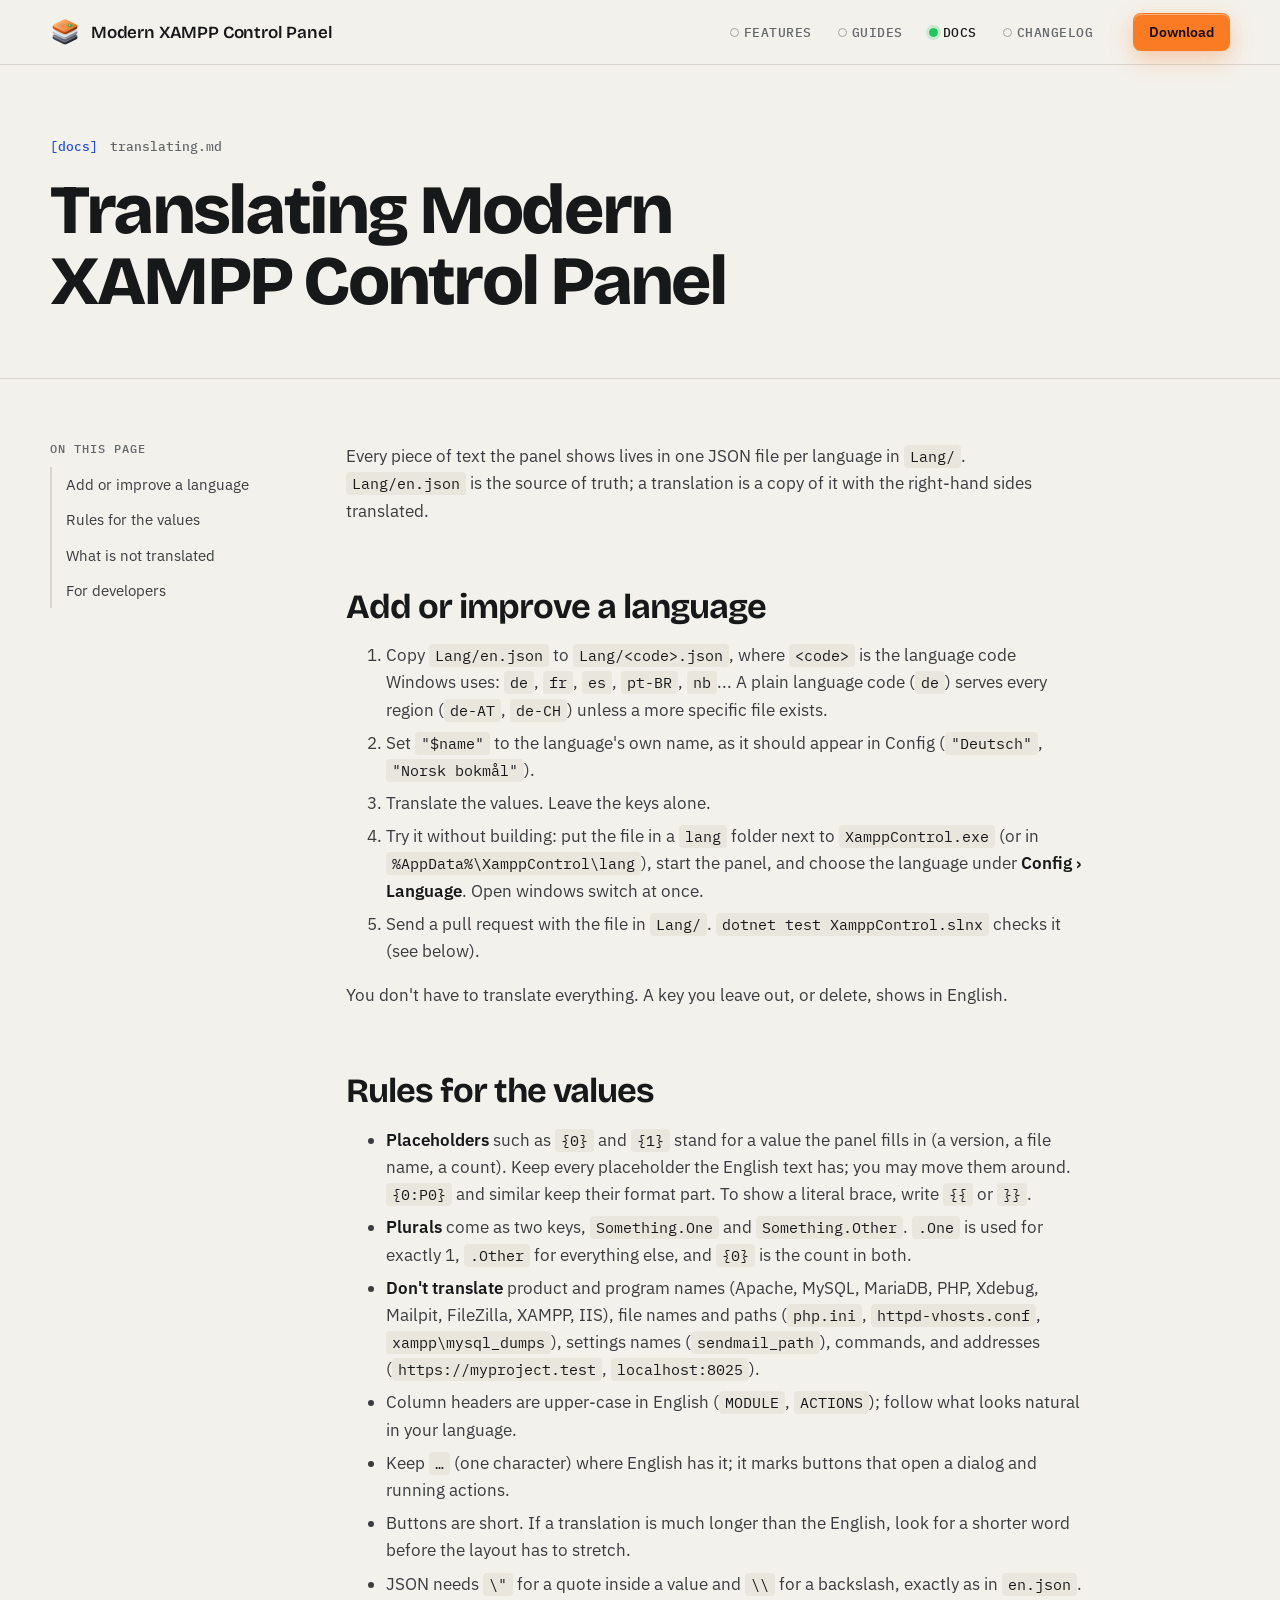
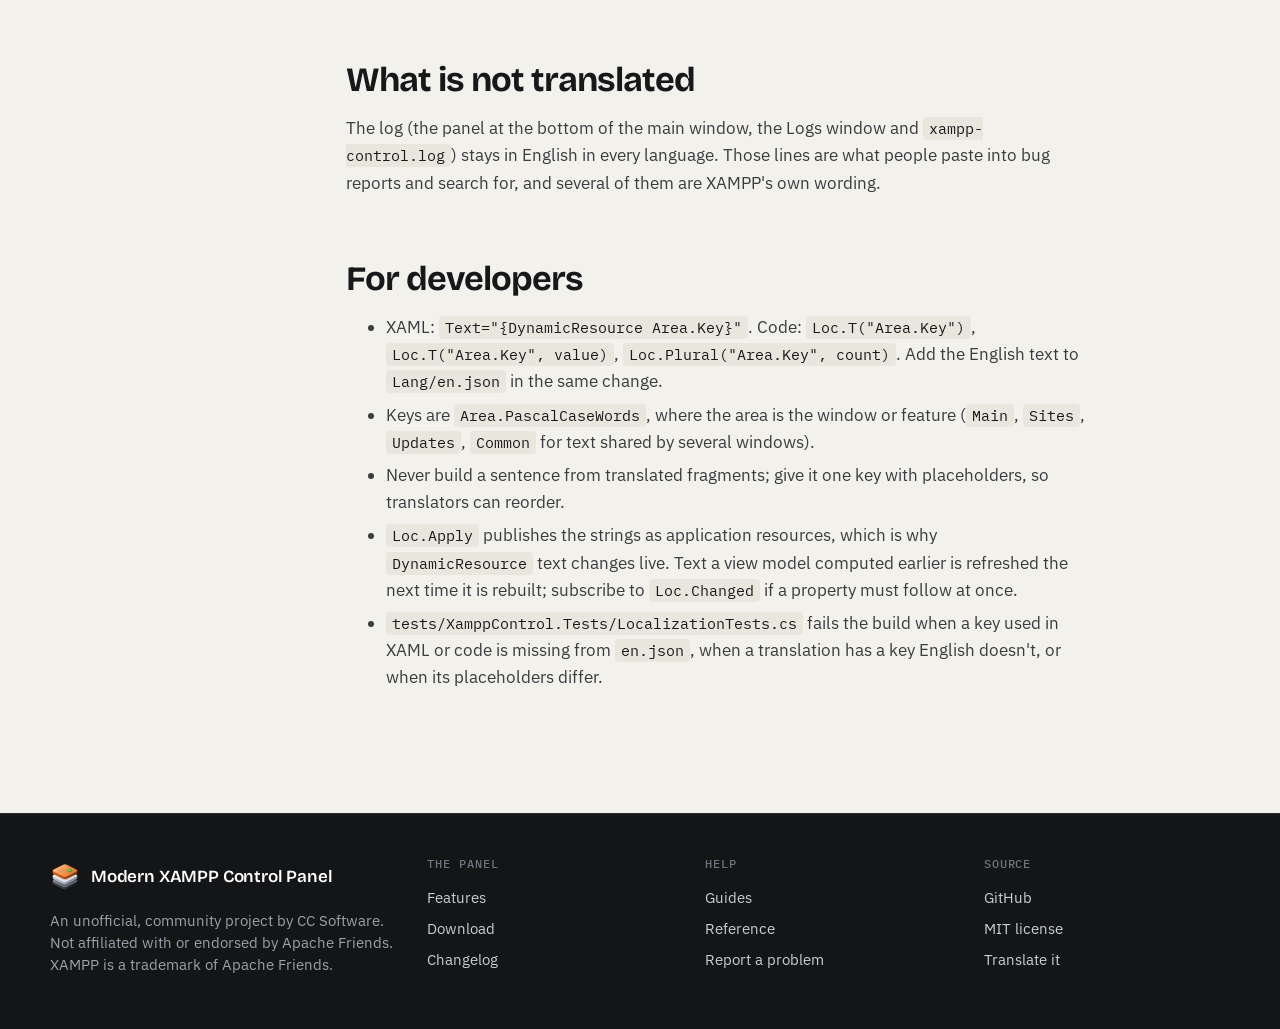
<file: docs/translating/index.html>
<!doctype html>
<html lang="en">
<head>
<meta charset="utf-8">
<meta name="viewport" content="width=device-width, initial-scale=1">
<title>Translating Modern XAMPP Control Panel · Modern XAMPP Control Panel</title>
<meta name="description" content="Every piece of text the panel shows lives in one JSON file per language in Lang/. Lang/en.json is the source of truth; a translation is a copy of it with the right-hand sides translated.">
<link rel="canonical" href="https://clearanceclarence-software.github.io/Modern-XAMPP-Control-Panel/docs/translating/">
<meta property="og:type" content="website">
<meta property="og:title" content="Translating Modern XAMPP Control Panel · Modern XAMPP Control Panel">
<meta property="og:description" content="Every piece of text the panel shows lives in one JSON file per language in Lang/. Lang/en.json is the source of truth; a translation is a copy of it with the right-hand sides translated.">
<meta property="og:url" content="https://clearanceclarence-software.github.io/Modern-XAMPP-Control-Panel/docs/translating/">
<meta property="og:image" content="https://clearanceclarence-software.github.io/Modern-XAMPP-Control-Panel/assets/img/social-preview.png">
<meta name="twitter:card" content="summary_large_image">
<meta name="theme-color" content="#FB7A24">
<link rel="icon" href="../../assets/img/favicon.svg" type="image/svg+xml">
<link rel="preload" href="../../assets/fonts/bricolage-grotesque.woff2" as="font" type="font/woff2" crossorigin>
<link rel="stylesheet" href="../../assets/css/site.css">
</head>
<body>
<a class="skip" href="#main">Skip to the content</a>
<header class="bar">
  <div class="wrap">
    <a class="brand" href="../../"><img src="../../assets/img/app.svg" alt="" width="30" height="30">Modern XAMPP Control Panel</a>
    <button class="menu" type="button" aria-expanded="false" aria-controls="nav">Menu</button>
    <nav class="nav" id="nav" aria-label="Main">
      <a href="../../features/">Features</a>
      <a href="../../guides/">Guides</a>
      <a href="../../docs/" aria-current="page">Docs</a>
      <a href="../../changelog/">Changelog</a>
    </nav>
    <a class="btn go small" href="../../download/">Download</a>
  </div>
</header>
<main id="main">

<div class="top"><div class="wrap">
  <p class="logline"><span class="s">[docs]</span><span>translating.md</span></p>
  <h1>Translating Modern XAMPP Control Panel</h1>
</div></div>
<div class="wrap cols">
  <nav class="toc" aria-label="On this page"><h4>On this page</h4>
<a href="#add-or-improve-a-language">Add or improve a language</a>
<a href="#rules-for-the-values">Rules for the values</a>
<a href="#what-is-not-translated">What is not translated</a>
<a href="#for-developers">For developers</a>
  </nav>
  <article class="prose"><p>Every piece of text the panel shows lives in one JSON file per language in <code>Lang/</code>. <code>Lang/en.json</code> is the source
of truth; a translation is a copy of it with the right-hand sides translated.</p>
<h2 id="add-or-improve-a-language">Add or improve a language</h2>
<ol>
<li>Copy <code>Lang/en.json</code> to <code>Lang/&lt;code&gt;.json</code>, where <code>&lt;code&gt;</code> is the language code Windows uses: <code>de</code>, <code>fr</code>, <code>es</code>,
   <code>pt-BR</code>, <code>nb</code>... A plain language code (<code>de</code>) serves every region (<code>de-AT</code>, <code>de-CH</code>) unless a more specific file
   exists.</li>
<li>Set <code>"$name"</code> to the language's own name, as it should appear in Config (<code>"Deutsch"</code>, <code>"Norsk bokmål"</code>).</li>
<li>Translate the values. Leave the keys alone.</li>
<li>Try it without building: put the file in a <code>lang</code> folder next to <code>XamppControl.exe</code> (or in
   <code>%AppData%\XamppControl\lang</code>), start the panel, and choose the language under <strong>Config › Language</strong>. Open
   windows switch at once.</li>
<li>Send a pull request with the file in <code>Lang/</code>. <code>dotnet test XamppControl.slnx</code> checks it (see below).</li>
</ol>
<p>You don't have to translate everything. A key you leave out, or delete, shows in English.</p>
<h2 id="rules-for-the-values">Rules for the values</h2>
<ul>
<li><strong>Placeholders</strong> such as <code>{0}</code> and <code>{1}</code> stand for a value the panel fills in (a version, a file name, a count).
  Keep every placeholder the English text has; you may move them around. <code>{0:P0}</code> and similar keep their format
  part. To show a literal brace, write <code>{{</code> or <code>}}</code>.</li>
<li><strong>Plurals</strong> come as two keys, <code>Something.One</code> and <code>Something.Other</code>. <code>.One</code> is used for exactly 1, <code>.Other</code> for
  everything else, and <code>{0}</code> is the count in both.</li>
<li><strong>Don't translate</strong> product and program names (Apache, MySQL, MariaDB, PHP, Xdebug, Mailpit, FileZilla, XAMPP,
  IIS), file names and paths (<code>php.ini</code>, <code>httpd-vhosts.conf</code>, <code>xampp\mysql_dumps</code>), settings names
  (<code>sendmail_path</code>), commands, and addresses (<code>https://myproject.test</code>, <code>localhost:8025</code>).</li>
<li>Column headers are upper-case in English (<code>MODULE</code>, <code>ACTIONS</code>); follow what looks natural in your language.</li>
<li>Keep <code>…</code> (one character) where English has it; it marks buttons that open a dialog and running actions.</li>
<li>Buttons are short. If a translation is much longer than the English, look for a shorter word before the layout
  has to stretch.</li>
<li>JSON needs <code>\"</code> for a quote inside a value and <code>\\</code> for a backslash, exactly as in <code>en.json</code>.</li>
</ul>
<h2 id="what-is-not-translated">What is not translated</h2>
<p>The log (the panel at the bottom of the main window, the Logs window and <code>xampp-control.log</code>) stays in English in
every language. Those lines are what people paste into bug reports and search for, and several of them are XAMPP's
own wording.</p>
<h2 id="for-developers">For developers</h2>
<ul>
<li>XAML: <code>Text="{DynamicResource Area.Key}"</code>. Code: <code>Loc.T("Area.Key")</code>, <code>Loc.T("Area.Key", value)</code>,
  <code>Loc.Plural("Area.Key", count)</code>. Add the English text to <code>Lang/en.json</code> in the same change.</li>
<li>Keys are <code>Area.PascalCaseWords</code>, where the area is the window or feature (<code>Main</code>, <code>Sites</code>, <code>Updates</code>,
  <code>Common</code> for text shared by several windows).</li>
<li>Never build a sentence from translated fragments; give it one key with placeholders, so translators can reorder.</li>
<li><code>Loc.Apply</code> publishes the strings as application resources, which is why <code>DynamicResource</code> text changes live.
  Text a view model computed earlier is refreshed the next time it is rebuilt; subscribe to <code>Loc.Changed</code> if a
  property must follow at once.</li>
<li><code>tests/XamppControl.Tests/LocalizationTests.cs</code> fails the build when a key used in XAML or code is missing from
  <code>en.json</code>, when a translation has a key English doesn't, or when its placeholders differ.</li>
</ul></article>
</div>
</main>
<footer class="foot">
  <div class="wrap">
    <div>
      <a class="brand" href="../../"><img src="../../assets/img/app.svg" alt="" width="30" height="30">Modern XAMPP Control Panel</a>
      <p>An unofficial, community project by CC Software. Not affiliated with or endorsed by Apache Friends. XAMPP is a trademark of Apache Friends.</p>
    </div>
    <div>
      <h4>The panel</h4>
      <a href="../../features/">Features</a>
      <a href="../../download/">Download</a>
      <a href="../../changelog/">Changelog</a>
    </div>
    <div>
      <h4>Help</h4>
      <a href="../../guides/">Guides</a>
      <a href="../../docs/">Reference</a>
      <a href="https://github.com/ClearanceClarence-Software/Modern-XAMPP-Control-Panel/issues">Report a problem</a>
    </div>
    <div>
      <h4>Source</h4>
      <a href="https://github.com/ClearanceClarence-Software/Modern-XAMPP-Control-Panel">GitHub</a>
      <a href="https://github.com/ClearanceClarence-Software/Modern-XAMPP-Control-Panel/blob/main/LICENSE">MIT license</a>
      <a href="../../docs/translating/">Translate it</a>
    </div>
  </div>
</footer>
<script src="../../assets/js/site.js" defer></script>
</body>
</html>
</file>
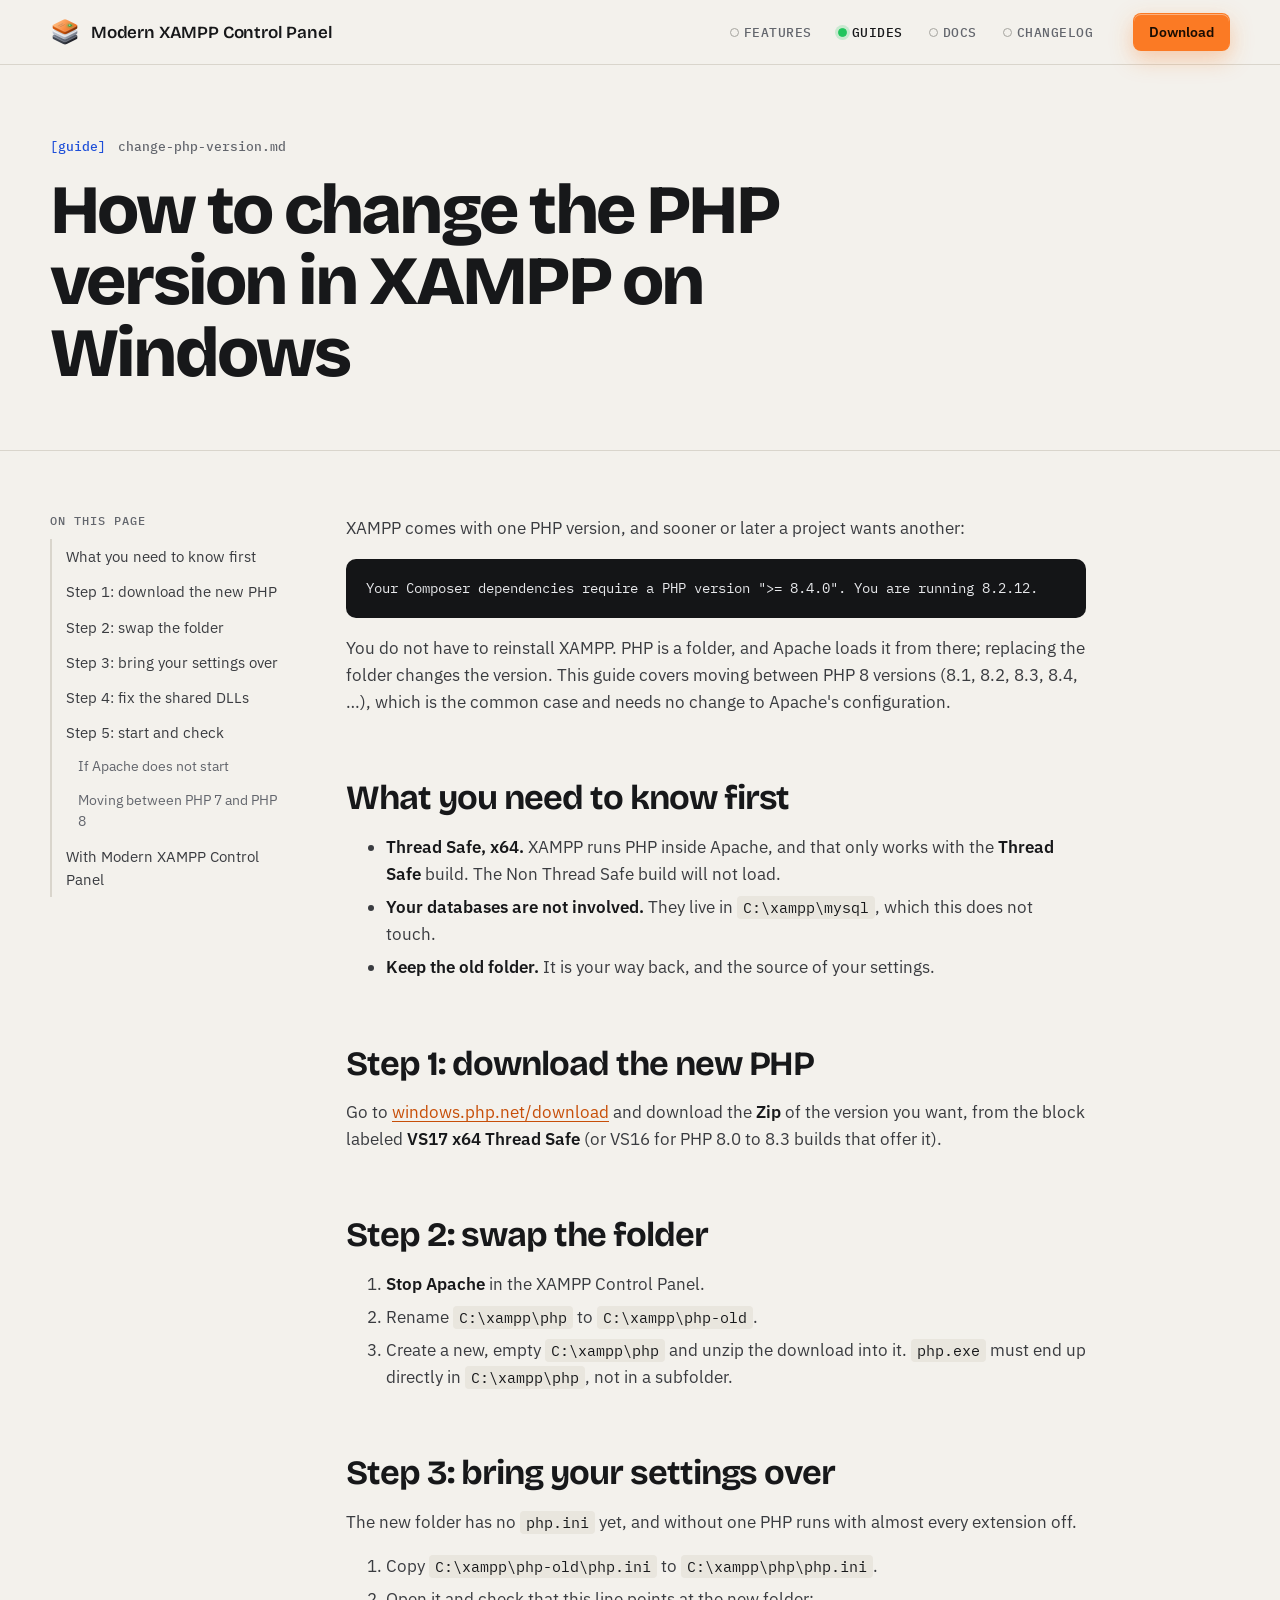
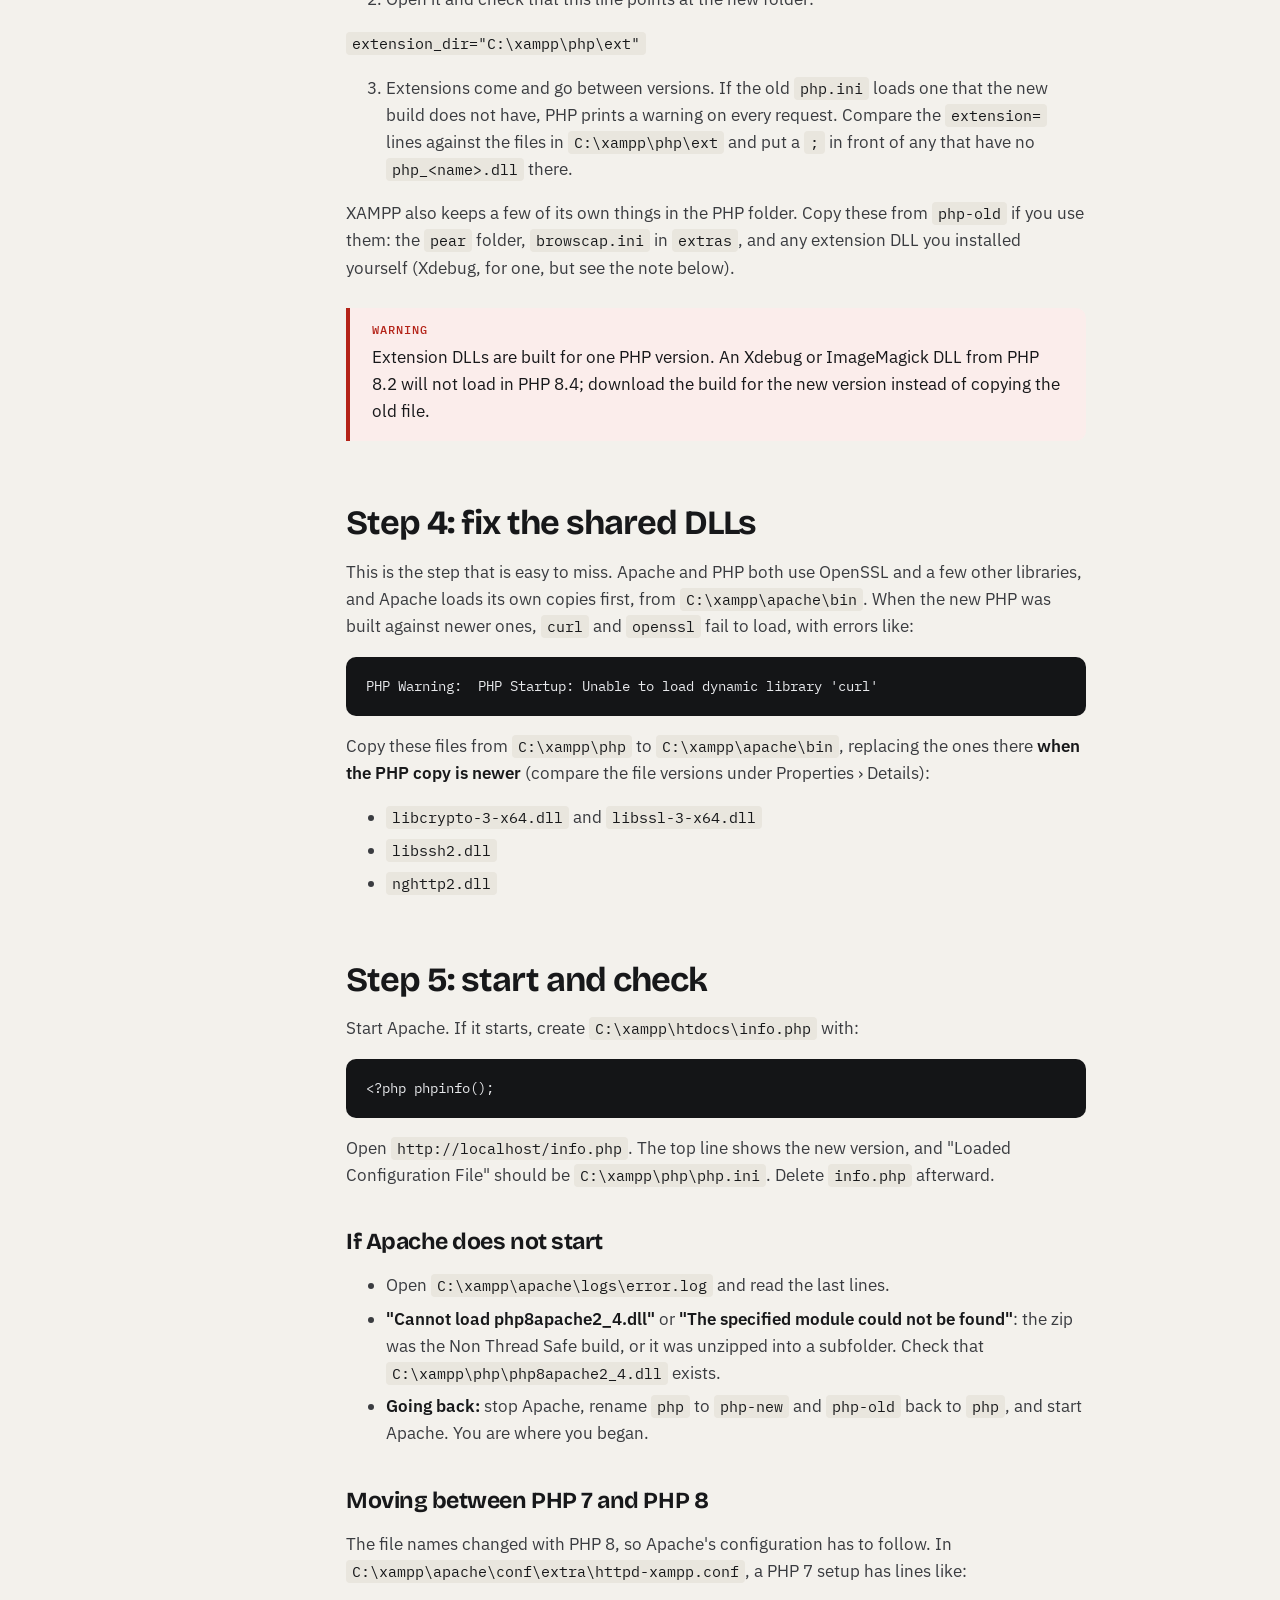
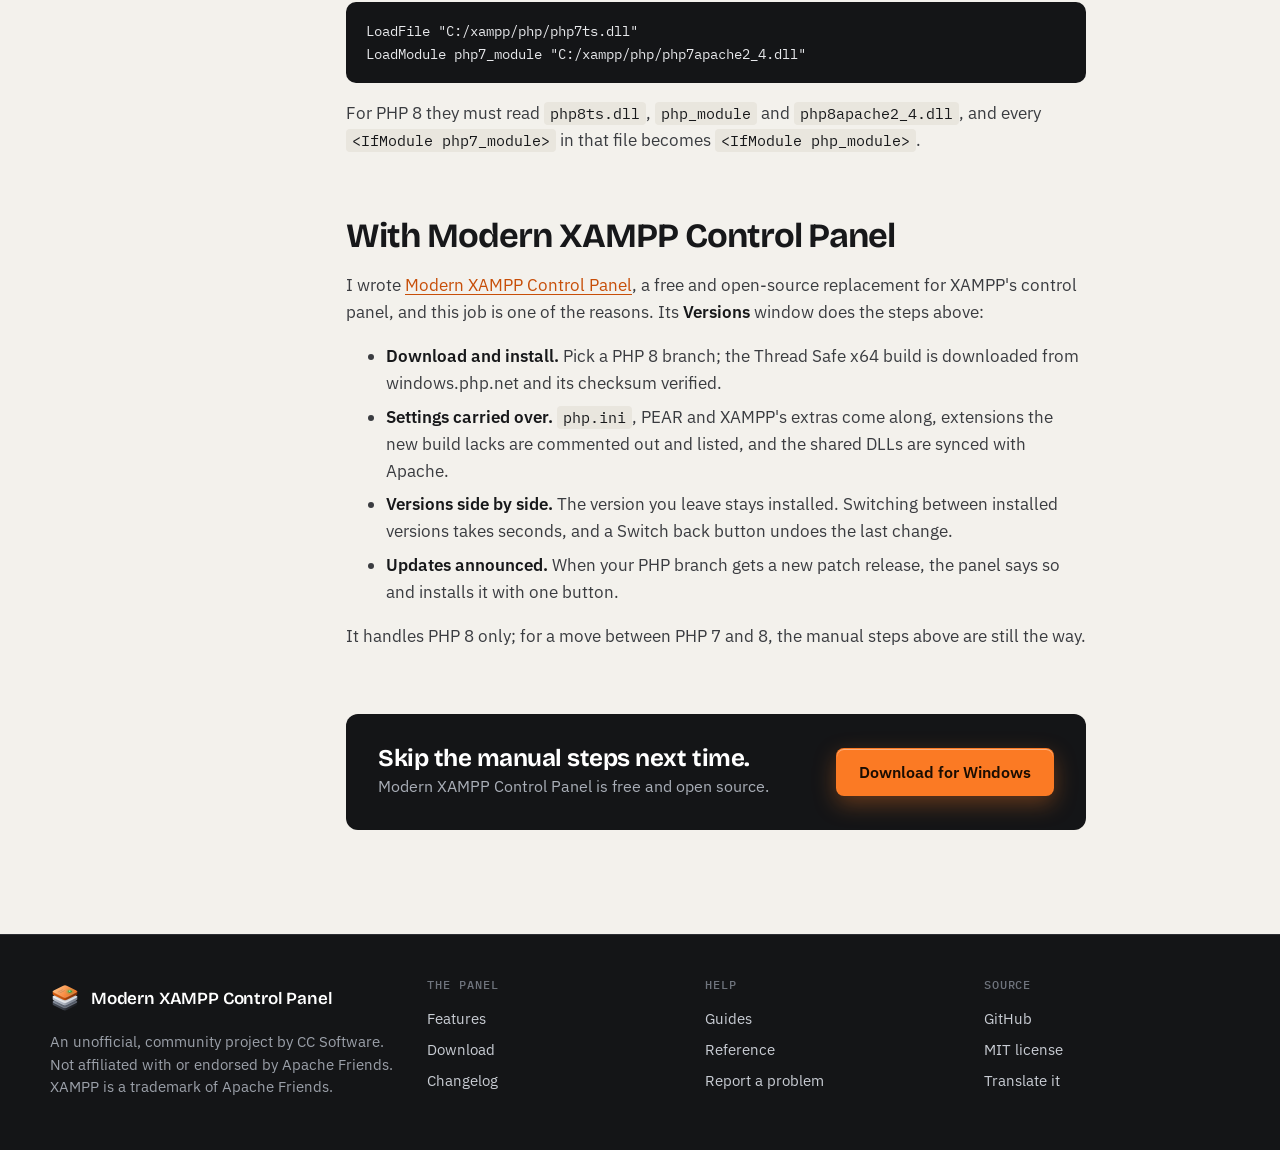
<file: guides/change-php-version/index.html>
<!doctype html>
<html lang="en">
<head>
<meta charset="utf-8">
<meta name="viewport" content="width=device-width, initial-scale=1">
<title>How to change the PHP version in XAMPP on Windows · Modern XAMPP Control Panel</title>
<meta name="description" content="XAMPP comes with one PHP version, and sooner or later a project wants another:">
<link rel="canonical" href="https://clearanceclarence-software.github.io/Modern-XAMPP-Control-Panel/guides/change-php-version/">
<meta property="og:type" content="website">
<meta property="og:title" content="How to change the PHP version in XAMPP on Windows · Modern XAMPP Control Panel">
<meta property="og:description" content="XAMPP comes with one PHP version, and sooner or later a project wants another:">
<meta property="og:url" content="https://clearanceclarence-software.github.io/Modern-XAMPP-Control-Panel/guides/change-php-version/">
<meta property="og:image" content="https://clearanceclarence-software.github.io/Modern-XAMPP-Control-Panel/assets/img/social-preview.png">
<meta name="twitter:card" content="summary_large_image">
<meta name="theme-color" content="#FB7A24">
<link rel="icon" href="../../assets/img/favicon.svg" type="image/svg+xml">
<link rel="preload" href="../../assets/fonts/bricolage-grotesque.woff2" as="font" type="font/woff2" crossorigin>
<link rel="stylesheet" href="../../assets/css/site.css">
</head>
<body>
<a class="skip" href="#main">Skip to the content</a>
<header class="bar">
  <div class="wrap">
    <a class="brand" href="../../"><img src="../../assets/img/app.svg" alt="" width="30" height="30">Modern XAMPP Control Panel</a>
    <button class="menu" type="button" aria-expanded="false" aria-controls="nav">Menu</button>
    <nav class="nav" id="nav" aria-label="Main">
      <a href="../../features/">Features</a>
      <a href="../../guides/" aria-current="page">Guides</a>
      <a href="../../docs/">Docs</a>
      <a href="../../changelog/">Changelog</a>
    </nav>
    <a class="btn go small" href="../../download/">Download</a>
  </div>
</header>
<main id="main">

<div class="top"><div class="wrap">
  <p class="logline"><span class="s">[guide]</span><span>change-php-version.md</span></p>
  <h1>How to change the PHP version in XAMPP on Windows</h1>
</div></div>
<div class="wrap cols">
  <nav class="toc" aria-label="On this page"><h4>On this page</h4>
<a href="#what-you-need-to-know-first">What you need to know first</a>
<a href="#step-1-download-the-new-php">Step 1: download the new PHP</a>
<a href="#step-2-swap-the-folder">Step 2: swap the folder</a>
<a href="#step-3-bring-your-settings-over">Step 3: bring your settings over</a>
<a href="#step-4-fix-the-shared-dlls">Step 4: fix the shared DLLs</a>
<a href="#step-5-start-and-check">Step 5: start and check</a>
<a class="sub" href="#if-apache-does-not-start">If Apache does not start</a>
<a class="sub" href="#moving-between-php-7-and-php-8">Moving between PHP 7 and PHP 8</a>
<a href="#with-modern-xampp-control-panel">With Modern XAMPP Control Panel</a>
  </nav>
  <article class="prose"><p>XAMPP comes with one PHP version, and sooner or later a project wants another:</p>
<pre><code>Your Composer dependencies require a PHP version &quot;&gt;= 8.4.0&quot;. You are running 8.2.12.
</code></pre>
<p>You do not have to reinstall XAMPP. PHP is a folder, and Apache loads it from there; replacing the folder
changes the version. This guide covers moving between PHP 8 versions (8.1, 8.2, 8.3, 8.4, …), which is the
common case and needs no change to Apache's configuration.</p>
<h2 id="what-you-need-to-know-first">What you need to know first</h2>
<ul>
<li><strong>Thread Safe, x64.</strong> XAMPP runs PHP inside Apache, and that only works with the <strong>Thread Safe</strong> build. The
  Non Thread Safe build will not load.</li>
<li><strong>Your databases are not involved.</strong> They live in <code>C:\xampp\mysql</code>, which this does not touch.</li>
<li><strong>Keep the old folder.</strong> It is your way back, and the source of your settings.</li>
</ul>
<h2 id="step-1-download-the-new-php">Step 1: download the new PHP</h2>
<p>Go to <a href="https://windows.php.net/download/">windows.php.net/download</a> and download the <strong>Zip</strong> of the version you
want, from the block labeled <strong>VS17 x64 Thread Safe</strong> (or VS16 for PHP 8.0 to 8.3 builds that offer it).</p>
<h2 id="step-2-swap-the-folder">Step 2: swap the folder</h2>
<ol>
<li><strong>Stop Apache</strong> in the XAMPP Control Panel.</li>
<li>Rename <code>C:\xampp\php</code> to <code>C:\xampp\php-old</code>.</li>
<li>Create a new, empty <code>C:\xampp\php</code> and unzip the download into it. <code>php.exe</code> must end up directly in
   <code>C:\xampp\php</code>, not in a subfolder.</li>
</ol>
<h2 id="step-3-bring-your-settings-over">Step 3: bring your settings over</h2>
<p>The new folder has no <code>php.ini</code> yet, and without one PHP runs with almost every extension off.</p>
<ol>
<li>Copy <code>C:\xampp\php-old\php.ini</code> to <code>C:\xampp\php\php.ini</code>.</li>
<li>Open it and check that this line points at the new folder:</li>
</ol>
<p><code>extension_dir="C:\xampp\php\ext"</code></p>
<ol start="3">
<li>Extensions come and go between versions. If the old <code>php.ini</code> loads one that the new build does not have,
   PHP prints a warning on every request. Compare the <code>extension=</code> lines against the files in
   <code>C:\xampp\php\ext</code> and put a <code>;</code> in front of any that have no <code>php_&lt;name&gt;.dll</code> there.</li>
</ol>
<p>XAMPP also keeps a few of its own things in the PHP folder. Copy these from <code>php-old</code> if you use them: the
<code>pear</code> folder, <code>browscap.ini</code> in <code>extras</code>, and any extension DLL you installed yourself (Xdebug, for one, but
see the note below).</p>
<div class="note warning"><b>warning</b><p>Extension DLLs are built for one PHP version. An Xdebug or ImageMagick DLL from PHP 8.2 will not load in
PHP 8.4; download the build for the new version instead of copying the old file.</p></div>
<h2 id="step-4-fix-the-shared-dlls">Step 4: fix the shared DLLs</h2>
<p>This is the step that is easy to miss. Apache and PHP both use OpenSSL and a few other libraries, and Apache
loads its own copies first, from <code>C:\xampp\apache\bin</code>. When the new PHP was built against newer ones, <code>curl</code>
and <code>openssl</code> fail to load, with errors like:</p>
<pre><code>PHP Warning:  PHP Startup: Unable to load dynamic library 'curl'
</code></pre>
<p>Copy these files from <code>C:\xampp\php</code> to <code>C:\xampp\apache\bin</code>, replacing the ones there <strong>when the PHP copy is
newer</strong> (compare the file versions under Properties › Details):</p>
<ul>
<li><code>libcrypto-3-x64.dll</code> and <code>libssl-3-x64.dll</code></li>
<li><code>libssh2.dll</code></li>
<li><code>nghttp2.dll</code></li>
</ul>
<h2 id="step-5-start-and-check">Step 5: start and check</h2>
<p>Start Apache. If it starts, create <code>C:\xampp\htdocs\info.php</code> with:</p>
<pre><code class="language-php">&lt;?php phpinfo();
</code></pre>
<p>Open <code>http://localhost/info.php</code>. The top line shows the new version, and "Loaded Configuration File" should
be <code>C:\xampp\php\php.ini</code>. Delete <code>info.php</code> afterward.</p>
<h3 id="if-apache-does-not-start">If Apache does not start</h3>
<ul>
<li>Open <code>C:\xampp\apache\logs\error.log</code> and read the last lines.</li>
<li><strong>"Cannot load php8apache2_4.dll"</strong> or <strong>"The specified module could not be found"</strong>: the zip was the Non
  Thread Safe build, or it was unzipped into a subfolder. Check that <code>C:\xampp\php\php8apache2_4.dll</code> exists.</li>
<li><strong>Going back:</strong> stop Apache, rename <code>php</code> to <code>php-new</code> and <code>php-old</code> back to <code>php</code>, and start Apache. You are
  where you began.</li>
</ul>
<h3 id="moving-between-php-7-and-php-8">Moving between PHP 7 and PHP 8</h3>
<p>The file names changed with PHP 8, so Apache's configuration has to follow. In
<code>C:\xampp\apache\conf\extra\httpd-xampp.conf</code>, a PHP 7 setup has lines like:</p>
<pre><code>LoadFile &quot;C:/xampp/php/php7ts.dll&quot;
LoadModule php7_module &quot;C:/xampp/php/php7apache2_4.dll&quot;
</code></pre>
<p>For PHP 8 they must read <code>php8ts.dll</code>, <code>php_module</code> and <code>php8apache2_4.dll</code>, and every <code>&lt;IfModule php7_module&gt;</code>
in that file becomes <code>&lt;IfModule php_module&gt;</code>.</p>
<h2 id="with-modern-xampp-control-panel">With Modern XAMPP Control Panel</h2>
<p>I wrote <a href="https://github.com/ClearanceClarence-Software/Modern-XAMPP-Control-Panel">Modern XAMPP Control Panel</a>,
a free and open-source replacement for XAMPP's control panel, and this job is one of the reasons. Its
<strong>Versions</strong> window does the steps above:</p>
<ul>
<li><strong>Download and install.</strong> Pick a PHP 8 branch; the Thread Safe x64 build is downloaded from windows.php.net
  and its checksum verified.</li>
<li><strong>Settings carried over.</strong> <code>php.ini</code>, PEAR and XAMPP's extras come along, extensions the new build lacks are
  commented out and listed, and the shared DLLs are synced with Apache.</li>
<li><strong>Versions side by side.</strong> The version you leave stays installed. Switching between installed versions takes
  seconds, and a Switch back button undoes the last change.</li>
<li><strong>Updates announced.</strong> When your PHP branch gets a new patch release, the panel says so and installs it with
  one button.</li>
</ul>
<p>It handles PHP 8 only; for a move between PHP 7 and 8, the manual steps above are still the way.</p><div class="pitch"><div><b>Skip the manual steps next time.</b><span>Modern XAMPP Control Panel is free and open source.</span></div><a class="btn go" href="../../download/">Download for Windows</a></div></article>
</div>
</main>
<footer class="foot">
  <div class="wrap">
    <div>
      <a class="brand" href="../../"><img src="../../assets/img/app.svg" alt="" width="30" height="30">Modern XAMPP Control Panel</a>
      <p>An unofficial, community project by CC Software. Not affiliated with or endorsed by Apache Friends. XAMPP is a trademark of Apache Friends.</p>
    </div>
    <div>
      <h4>The panel</h4>
      <a href="../../features/">Features</a>
      <a href="../../download/">Download</a>
      <a href="../../changelog/">Changelog</a>
    </div>
    <div>
      <h4>Help</h4>
      <a href="../../guides/">Guides</a>
      <a href="../../docs/">Reference</a>
      <a href="https://github.com/ClearanceClarence-Software/Modern-XAMPP-Control-Panel/issues">Report a problem</a>
    </div>
    <div>
      <h4>Source</h4>
      <a href="https://github.com/ClearanceClarence-Software/Modern-XAMPP-Control-Panel">GitHub</a>
      <a href="https://github.com/ClearanceClarence-Software/Modern-XAMPP-Control-Panel/blob/main/LICENSE">MIT license</a>
      <a href="../../docs/translating/">Translate it</a>
    </div>
  </div>
</footer>
<script src="../../assets/js/site.js" defer></script>
</body>
</html>
</file>
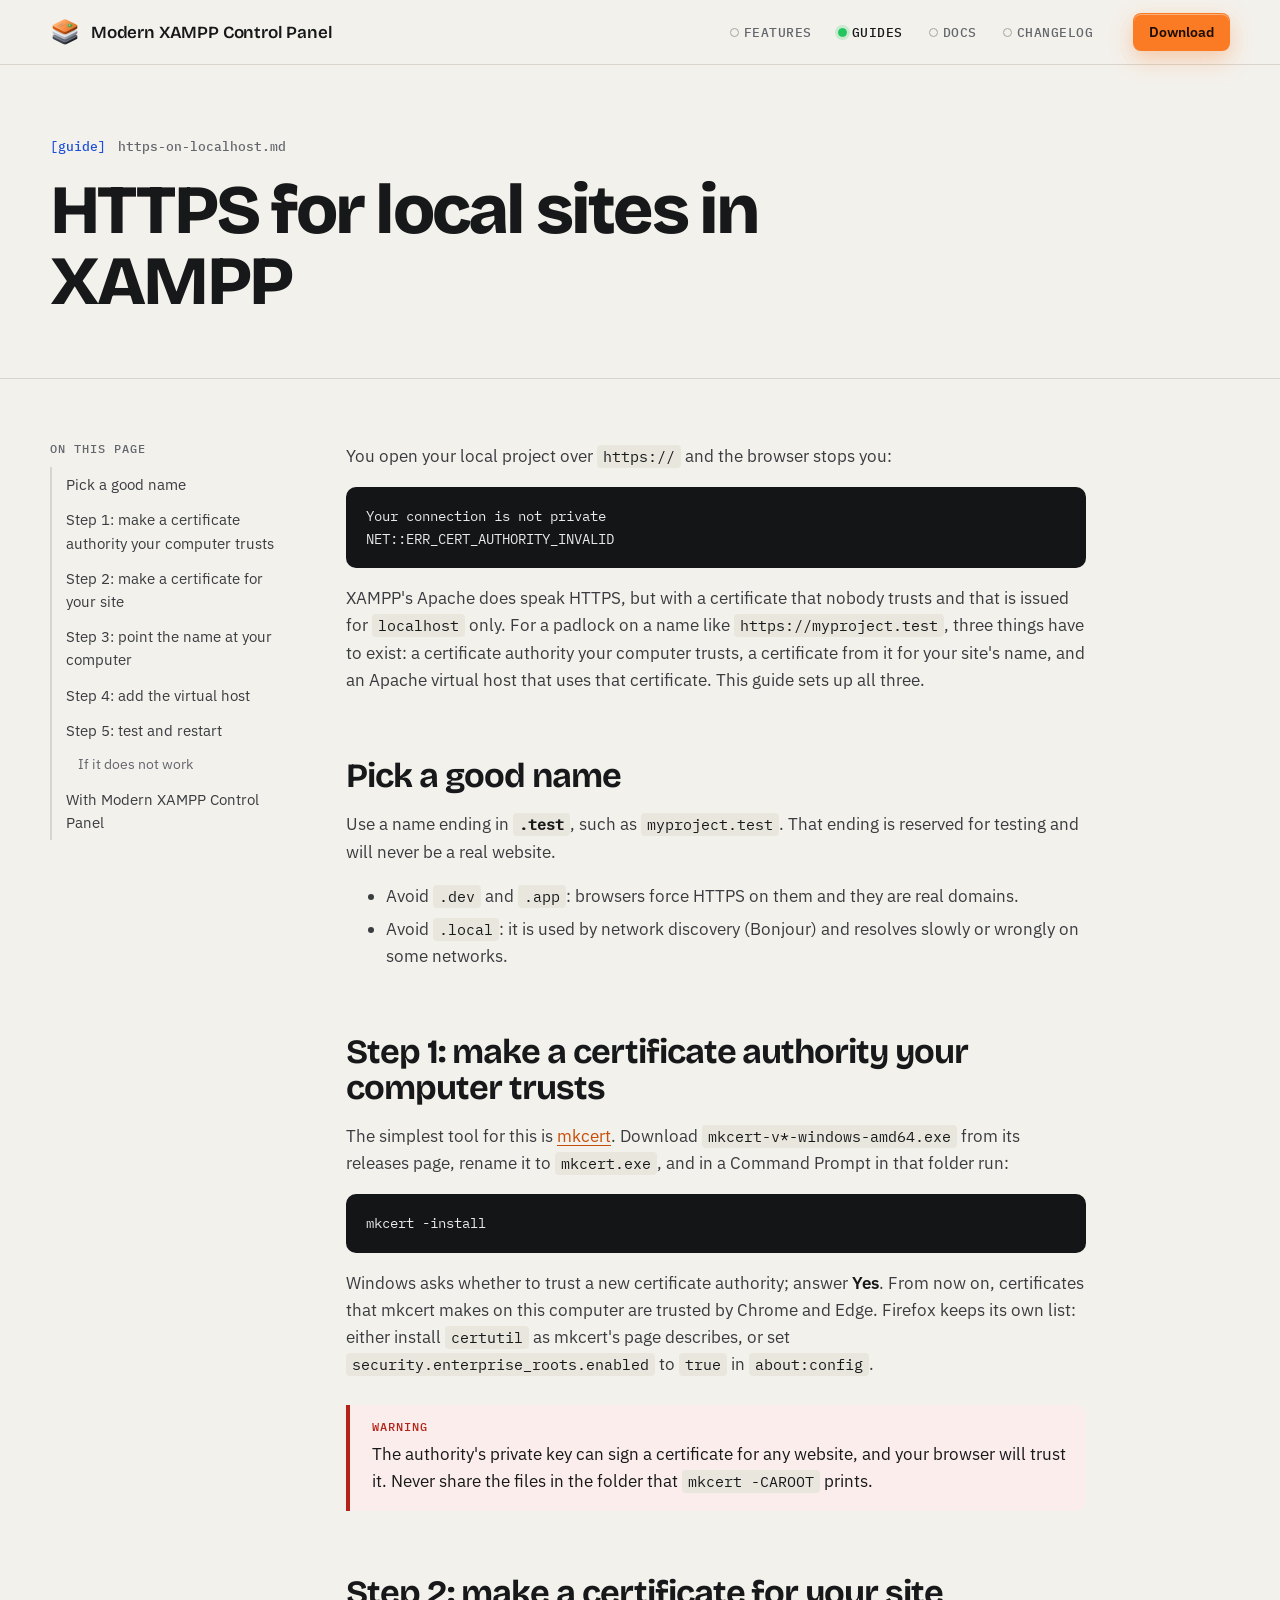
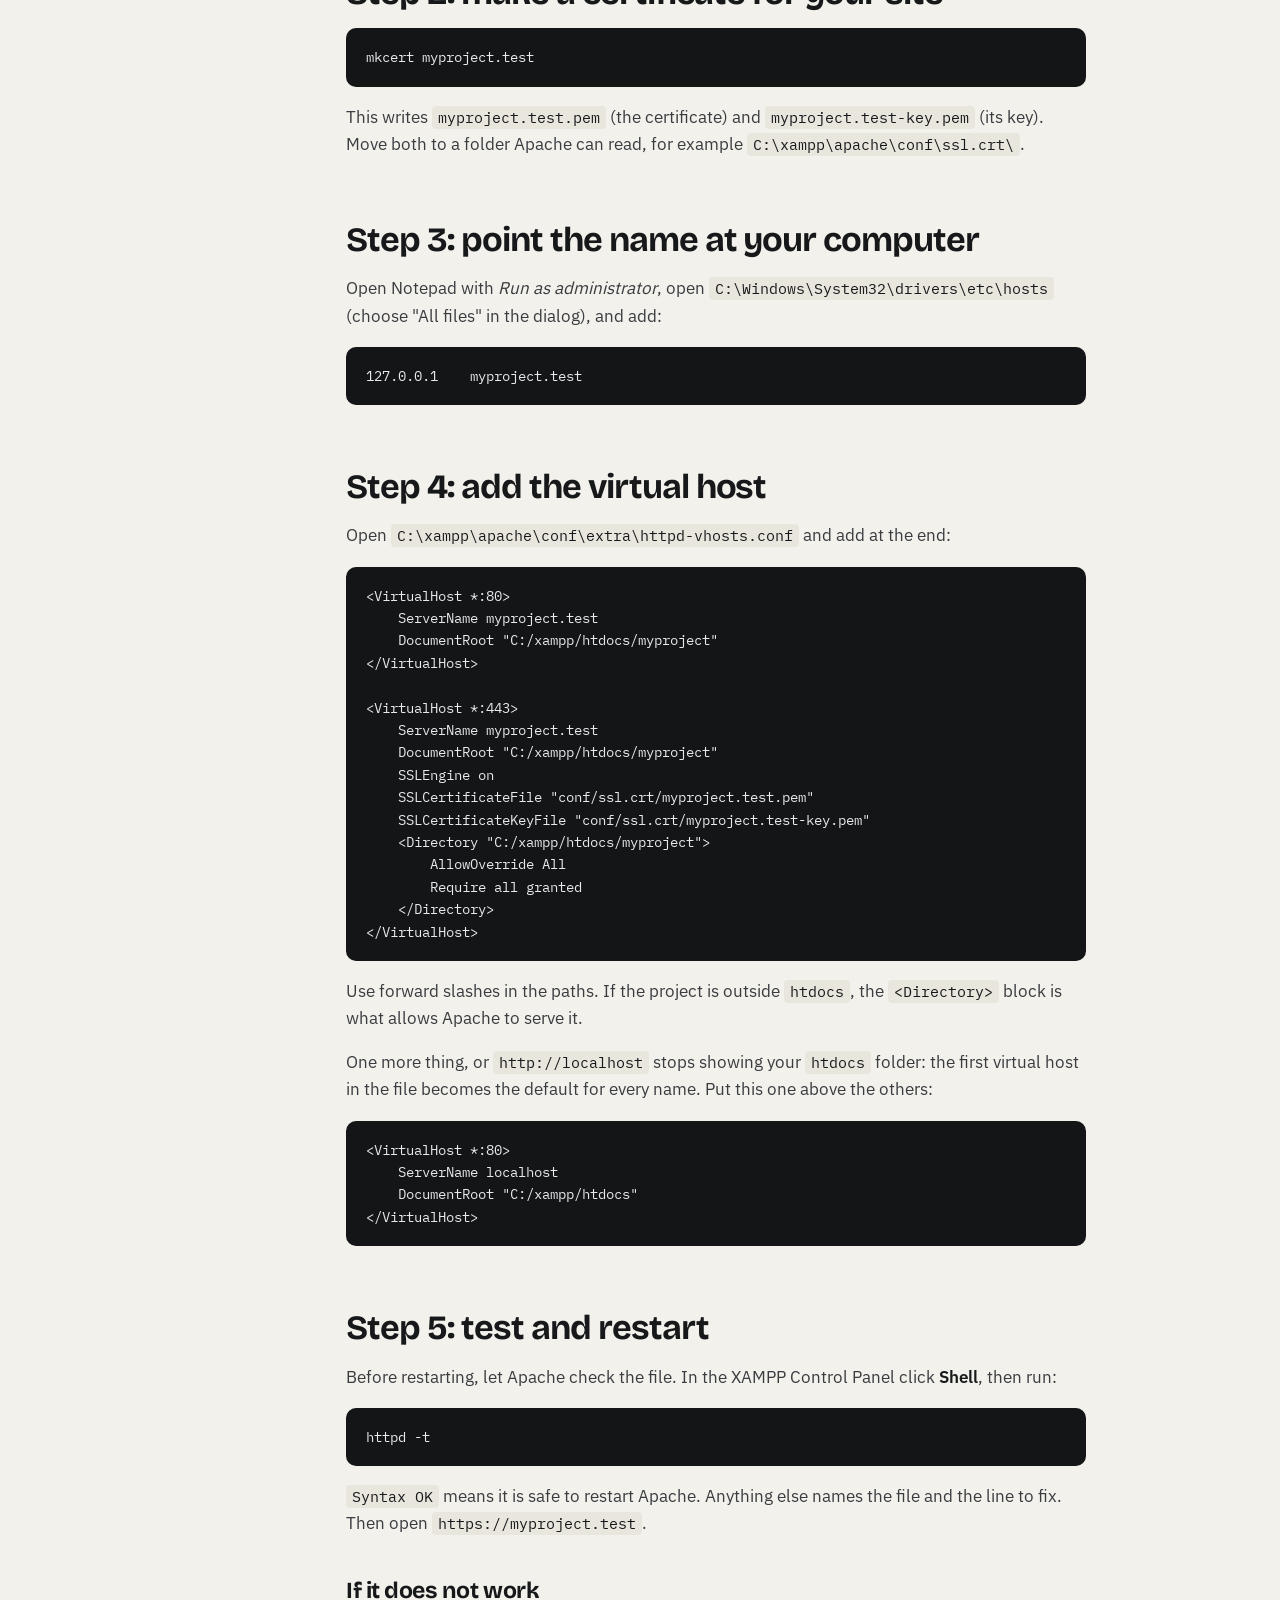
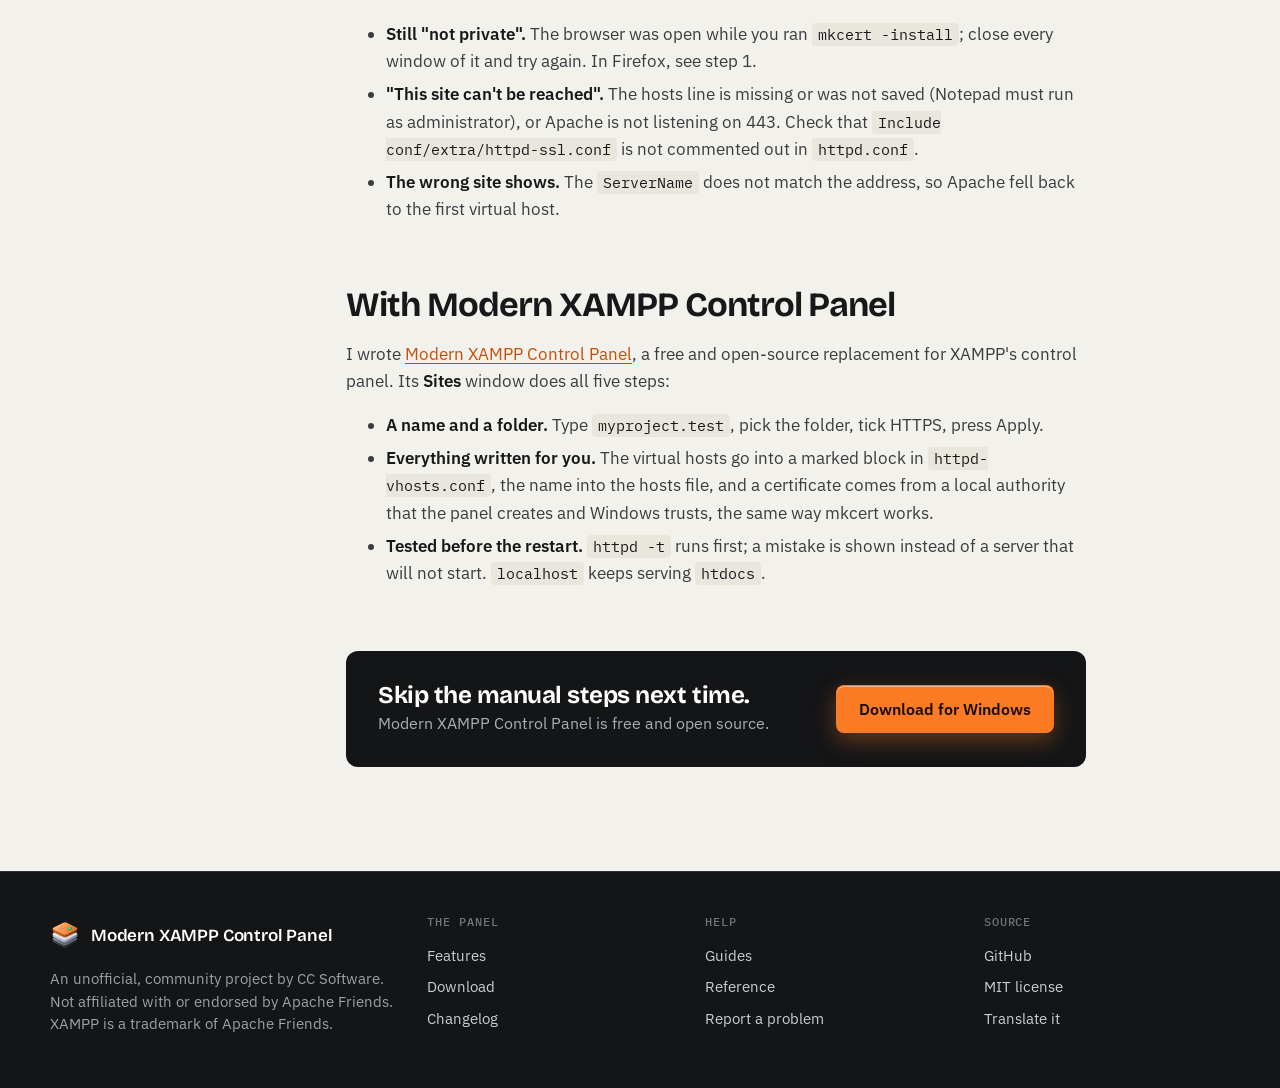
<file: guides/https-on-localhost/index.html>
<!doctype html>
<html lang="en">
<head>
<meta charset="utf-8">
<meta name="viewport" content="width=device-width, initial-scale=1">
<title>HTTPS for local sites in XAMPP · Modern XAMPP Control Panel</title>
<meta name="description" content="You open your local project over https:// and the browser stops you:">
<link rel="canonical" href="https://clearanceclarence-software.github.io/Modern-XAMPP-Control-Panel/guides/https-on-localhost/">
<meta property="og:type" content="website">
<meta property="og:title" content="HTTPS for local sites in XAMPP · Modern XAMPP Control Panel">
<meta property="og:description" content="You open your local project over https:// and the browser stops you:">
<meta property="og:url" content="https://clearanceclarence-software.github.io/Modern-XAMPP-Control-Panel/guides/https-on-localhost/">
<meta property="og:image" content="https://clearanceclarence-software.github.io/Modern-XAMPP-Control-Panel/assets/img/social-preview.png">
<meta name="twitter:card" content="summary_large_image">
<meta name="theme-color" content="#FB7A24">
<link rel="icon" href="../../assets/img/favicon.svg" type="image/svg+xml">
<link rel="preload" href="../../assets/fonts/bricolage-grotesque.woff2" as="font" type="font/woff2" crossorigin>
<link rel="stylesheet" href="../../assets/css/site.css">
</head>
<body>
<a class="skip" href="#main">Skip to the content</a>
<header class="bar">
  <div class="wrap">
    <a class="brand" href="../../"><img src="../../assets/img/app.svg" alt="" width="30" height="30">Modern XAMPP Control Panel</a>
    <button class="menu" type="button" aria-expanded="false" aria-controls="nav">Menu</button>
    <nav class="nav" id="nav" aria-label="Main">
      <a href="../../features/">Features</a>
      <a href="../../guides/" aria-current="page">Guides</a>
      <a href="../../docs/">Docs</a>
      <a href="../../changelog/">Changelog</a>
    </nav>
    <a class="btn go small" href="../../download/">Download</a>
  </div>
</header>
<main id="main">

<div class="top"><div class="wrap">
  <p class="logline"><span class="s">[guide]</span><span>https-on-localhost.md</span></p>
  <h1>HTTPS for local sites in XAMPP</h1>
</div></div>
<div class="wrap cols">
  <nav class="toc" aria-label="On this page"><h4>On this page</h4>
<a href="#pick-a-good-name">Pick a good name</a>
<a href="#step-1-make-a-certificate-authority-your-computer-trusts">Step 1: make a certificate authority your computer trusts</a>
<a href="#step-2-make-a-certificate-for-your-site">Step 2: make a certificate for your site</a>
<a href="#step-3-point-the-name-at-your-computer">Step 3: point the name at your computer</a>
<a href="#step-4-add-the-virtual-host">Step 4: add the virtual host</a>
<a href="#step-5-test-and-restart">Step 5: test and restart</a>
<a class="sub" href="#if-it-does-not-work">If it does not work</a>
<a href="#with-modern-xampp-control-panel">With Modern XAMPP Control Panel</a>
  </nav>
  <article class="prose"><p>You open your local project over <code>https://</code> and the browser stops you:</p>
<pre><code>Your connection is not private
NET::ERR_CERT_AUTHORITY_INVALID
</code></pre>
<p>XAMPP's Apache does speak HTTPS, but with a certificate that nobody trusts and that is issued for <code>localhost</code>
only. For a padlock on a name like <code>https://myproject.test</code>, three things have to exist: a certificate
authority your computer trusts, a certificate from it for your site's name, and an Apache virtual host that
uses that certificate. This guide sets up all three.</p>
<h2 id="pick-a-good-name">Pick a good name</h2>
<p>Use a name ending in <strong><code>.test</code></strong>, such as <code>myproject.test</code>. That ending is reserved for testing and will never
be a real website.</p>
<ul>
<li>Avoid <code>.dev</code> and <code>.app</code>: browsers force HTTPS on them and they are real domains.</li>
<li>Avoid <code>.local</code>: it is used by network discovery (Bonjour) and resolves slowly or wrongly on some networks.</li>
</ul>
<h2 id="step-1-make-a-certificate-authority-your-computer-trusts">Step 1: make a certificate authority your computer trusts</h2>
<p>The simplest tool for this is <a href="https://github.com/FiloSottile/mkcert">mkcert</a>. Download <code>mkcert-v*-windows-amd64.exe</code>
from its releases page, rename it to <code>mkcert.exe</code>, and in a Command Prompt in that folder run:</p>
<pre><code>mkcert -install
</code></pre>
<p>Windows asks whether to trust a new certificate authority; answer <strong>Yes</strong>. From now on, certificates that mkcert
makes on this computer are trusted by Chrome and Edge. Firefox keeps its own list: either install <code>certutil</code> as
mkcert's page describes, or set <code>security.enterprise_roots.enabled</code> to <code>true</code> in <code>about:config</code>.</p>
<div class="note warning"><b>warning</b><p>The authority's private key can sign a certificate for any website, and your browser will trust it. Never
share the files in the folder that <code>mkcert -CAROOT</code> prints.</p></div>
<h2 id="step-2-make-a-certificate-for-your-site">Step 2: make a certificate for your site</h2>
<pre><code>mkcert myproject.test
</code></pre>
<p>This writes <code>myproject.test.pem</code> (the certificate) and <code>myproject.test-key.pem</code> (its key). Move both to a
folder Apache can read, for example <code>C:\xampp\apache\conf\ssl.crt\</code>.</p>
<h2 id="step-3-point-the-name-at-your-computer">Step 3: point the name at your computer</h2>
<p>Open Notepad with <em>Run as administrator</em>, open <code>C:\Windows\System32\drivers\etc\hosts</code> (choose "All files" in
the dialog), and add:</p>
<pre><code>127.0.0.1    myproject.test
</code></pre>
<h2 id="step-4-add-the-virtual-host">Step 4: add the virtual host</h2>
<p>Open <code>C:\xampp\apache\conf\extra\httpd-vhosts.conf</code> and add at the end:</p>
<pre><code class="language-apache">&lt;VirtualHost *:80&gt;
    ServerName myproject.test
    DocumentRoot &quot;C:/xampp/htdocs/myproject&quot;
&lt;/VirtualHost&gt;

&lt;VirtualHost *:443&gt;
    ServerName myproject.test
    DocumentRoot &quot;C:/xampp/htdocs/myproject&quot;
    SSLEngine on
    SSLCertificateFile &quot;conf/ssl.crt/myproject.test.pem&quot;
    SSLCertificateKeyFile &quot;conf/ssl.crt/myproject.test-key.pem&quot;
    &lt;Directory &quot;C:/xampp/htdocs/myproject&quot;&gt;
        AllowOverride All
        Require all granted
    &lt;/Directory&gt;
&lt;/VirtualHost&gt;
</code></pre>
<p>Use forward slashes in the paths. If the project is outside <code>htdocs</code>, the <code>&lt;Directory&gt;</code> block is what allows
Apache to serve it.</p>
<p>One more thing, or <code>http://localhost</code> stops showing your <code>htdocs</code> folder: the first virtual host in the file
becomes the default for every name. Put this one above the others:</p>
<pre><code class="language-apache">&lt;VirtualHost *:80&gt;
    ServerName localhost
    DocumentRoot &quot;C:/xampp/htdocs&quot;
&lt;/VirtualHost&gt;
</code></pre>
<h2 id="step-5-test-and-restart">Step 5: test and restart</h2>
<p>Before restarting, let Apache check the file. In the XAMPP Control Panel click <strong>Shell</strong>, then run:</p>
<pre><code>httpd -t
</code></pre>
<p><code>Syntax OK</code> means it is safe to restart Apache. Anything else names the file and the line to fix. Then open
<code>https://myproject.test</code>.</p>
<h3 id="if-it-does-not-work">If it does not work</h3>
<ul>
<li><strong>Still "not private".</strong> The browser was open while you ran <code>mkcert -install</code>; close every window of it and
  try again. In Firefox, see step 1.</li>
<li><strong>"This site can't be reached".</strong> The hosts line is missing or was not saved (Notepad must run as
  administrator), or Apache is not listening on 443. Check that <code>Include conf/extra/httpd-ssl.conf</code> is not
  commented out in <code>httpd.conf</code>.</li>
<li><strong>The wrong site shows.</strong> The <code>ServerName</code> does not match the address, so Apache fell back to the first
  virtual host.</li>
</ul>
<h2 id="with-modern-xampp-control-panel">With Modern XAMPP Control Panel</h2>
<p>I wrote <a href="https://github.com/ClearanceClarence-Software/Modern-XAMPP-Control-Panel">Modern XAMPP Control Panel</a>,
a free and open-source replacement for XAMPP's control panel. Its <strong>Sites</strong> window does all five steps:</p>
<ul>
<li><strong>A name and a folder.</strong> Type <code>myproject.test</code>, pick the folder, tick HTTPS, press Apply.</li>
<li><strong>Everything written for you.</strong> The virtual hosts go into a marked block in <code>httpd-vhosts.conf</code>, the name
  into the hosts file, and a certificate comes from a local authority that the panel creates and Windows
  trusts, the same way mkcert works.</li>
<li><strong>Tested before the restart.</strong> <code>httpd -t</code> runs first; a mistake is shown instead of a server that will not
  start. <code>localhost</code> keeps serving <code>htdocs</code>.</li>
</ul><div class="pitch"><div><b>Skip the manual steps next time.</b><span>Modern XAMPP Control Panel is free and open source.</span></div><a class="btn go" href="../../download/">Download for Windows</a></div></article>
</div>
</main>
<footer class="foot">
  <div class="wrap">
    <div>
      <a class="brand" href="../../"><img src="../../assets/img/app.svg" alt="" width="30" height="30">Modern XAMPP Control Panel</a>
      <p>An unofficial, community project by CC Software. Not affiliated with or endorsed by Apache Friends. XAMPP is a trademark of Apache Friends.</p>
    </div>
    <div>
      <h4>The panel</h4>
      <a href="../../features/">Features</a>
      <a href="../../download/">Download</a>
      <a href="../../changelog/">Changelog</a>
    </div>
    <div>
      <h4>Help</h4>
      <a href="../../guides/">Guides</a>
      <a href="../../docs/">Reference</a>
      <a href="https://github.com/ClearanceClarence-Software/Modern-XAMPP-Control-Panel/issues">Report a problem</a>
    </div>
    <div>
      <h4>Source</h4>
      <a href="https://github.com/ClearanceClarence-Software/Modern-XAMPP-Control-Panel">GitHub</a>
      <a href="https://github.com/ClearanceClarence-Software/Modern-XAMPP-Control-Panel/blob/main/LICENSE">MIT license</a>
      <a href="../../docs/translating/">Translate it</a>
    </div>
  </div>
</footer>
<script src="../../assets/js/site.js" defer></script>
</body>
</html>
</file>
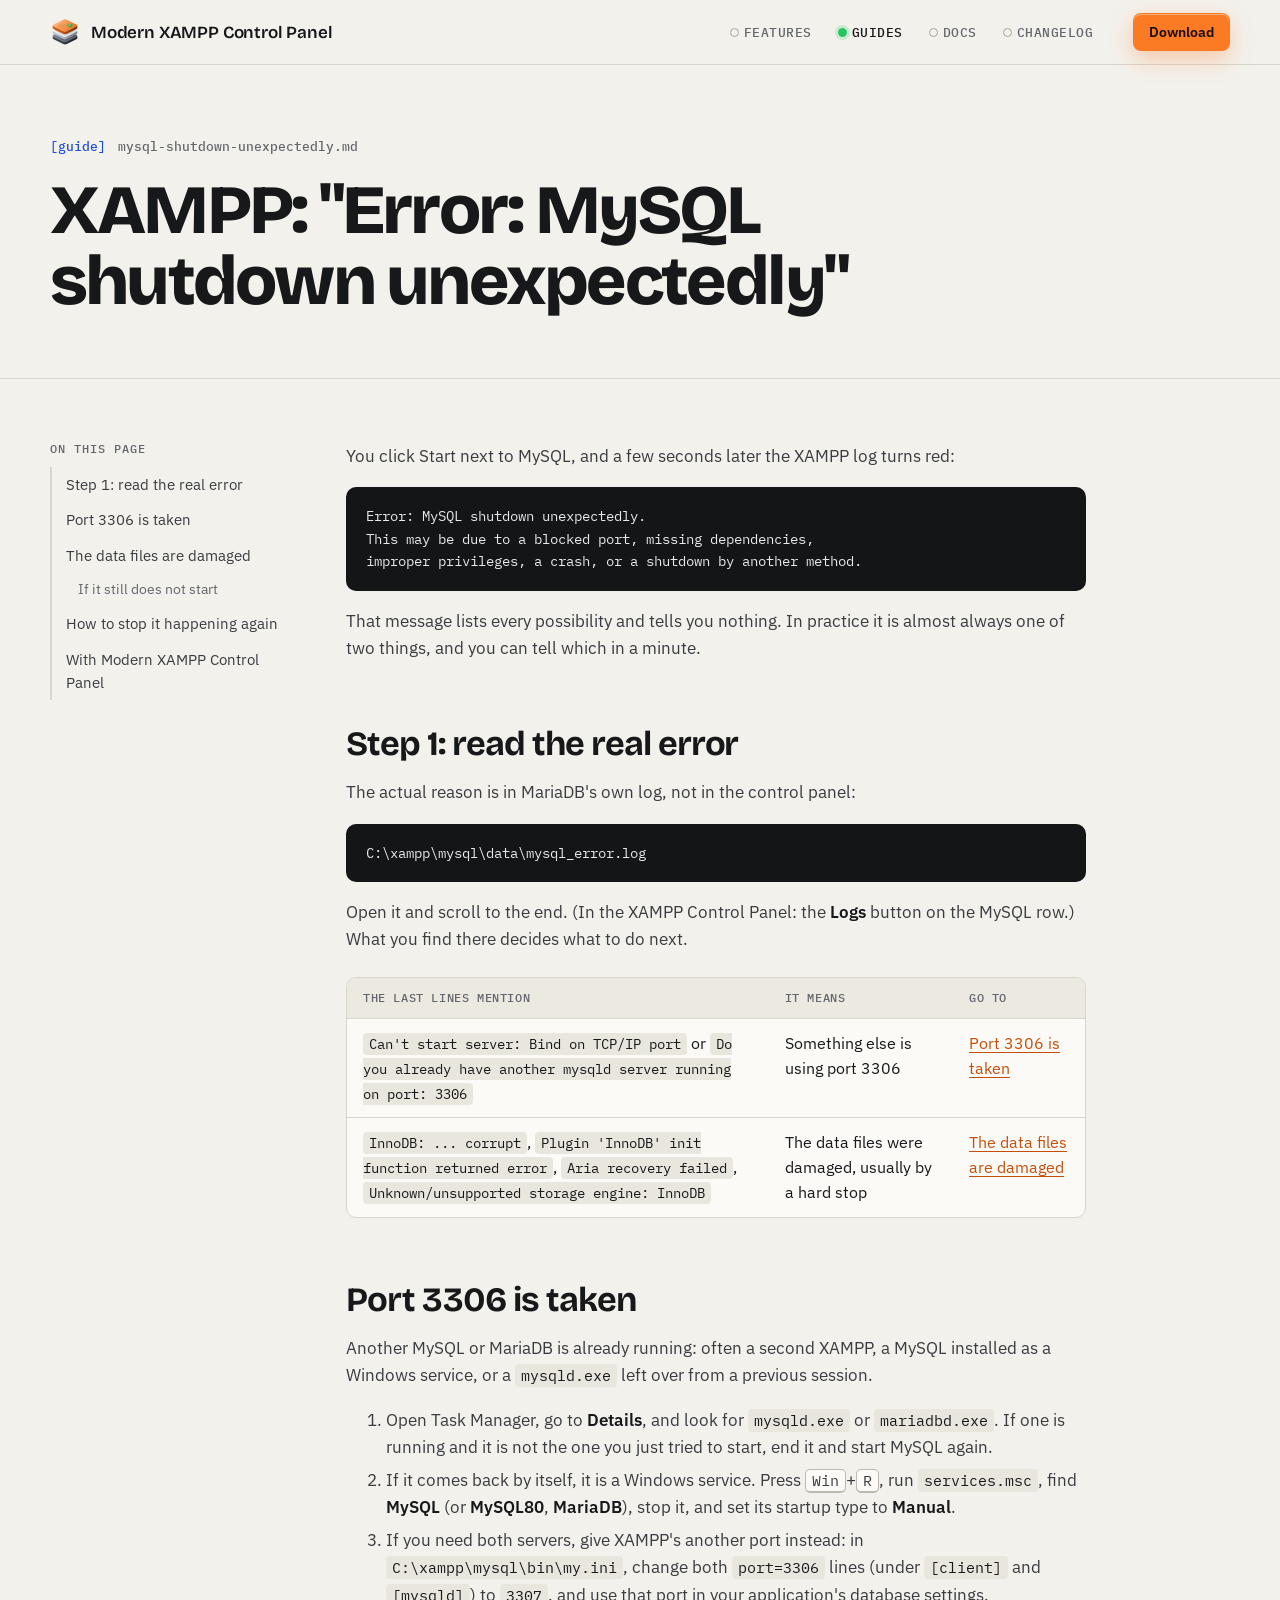
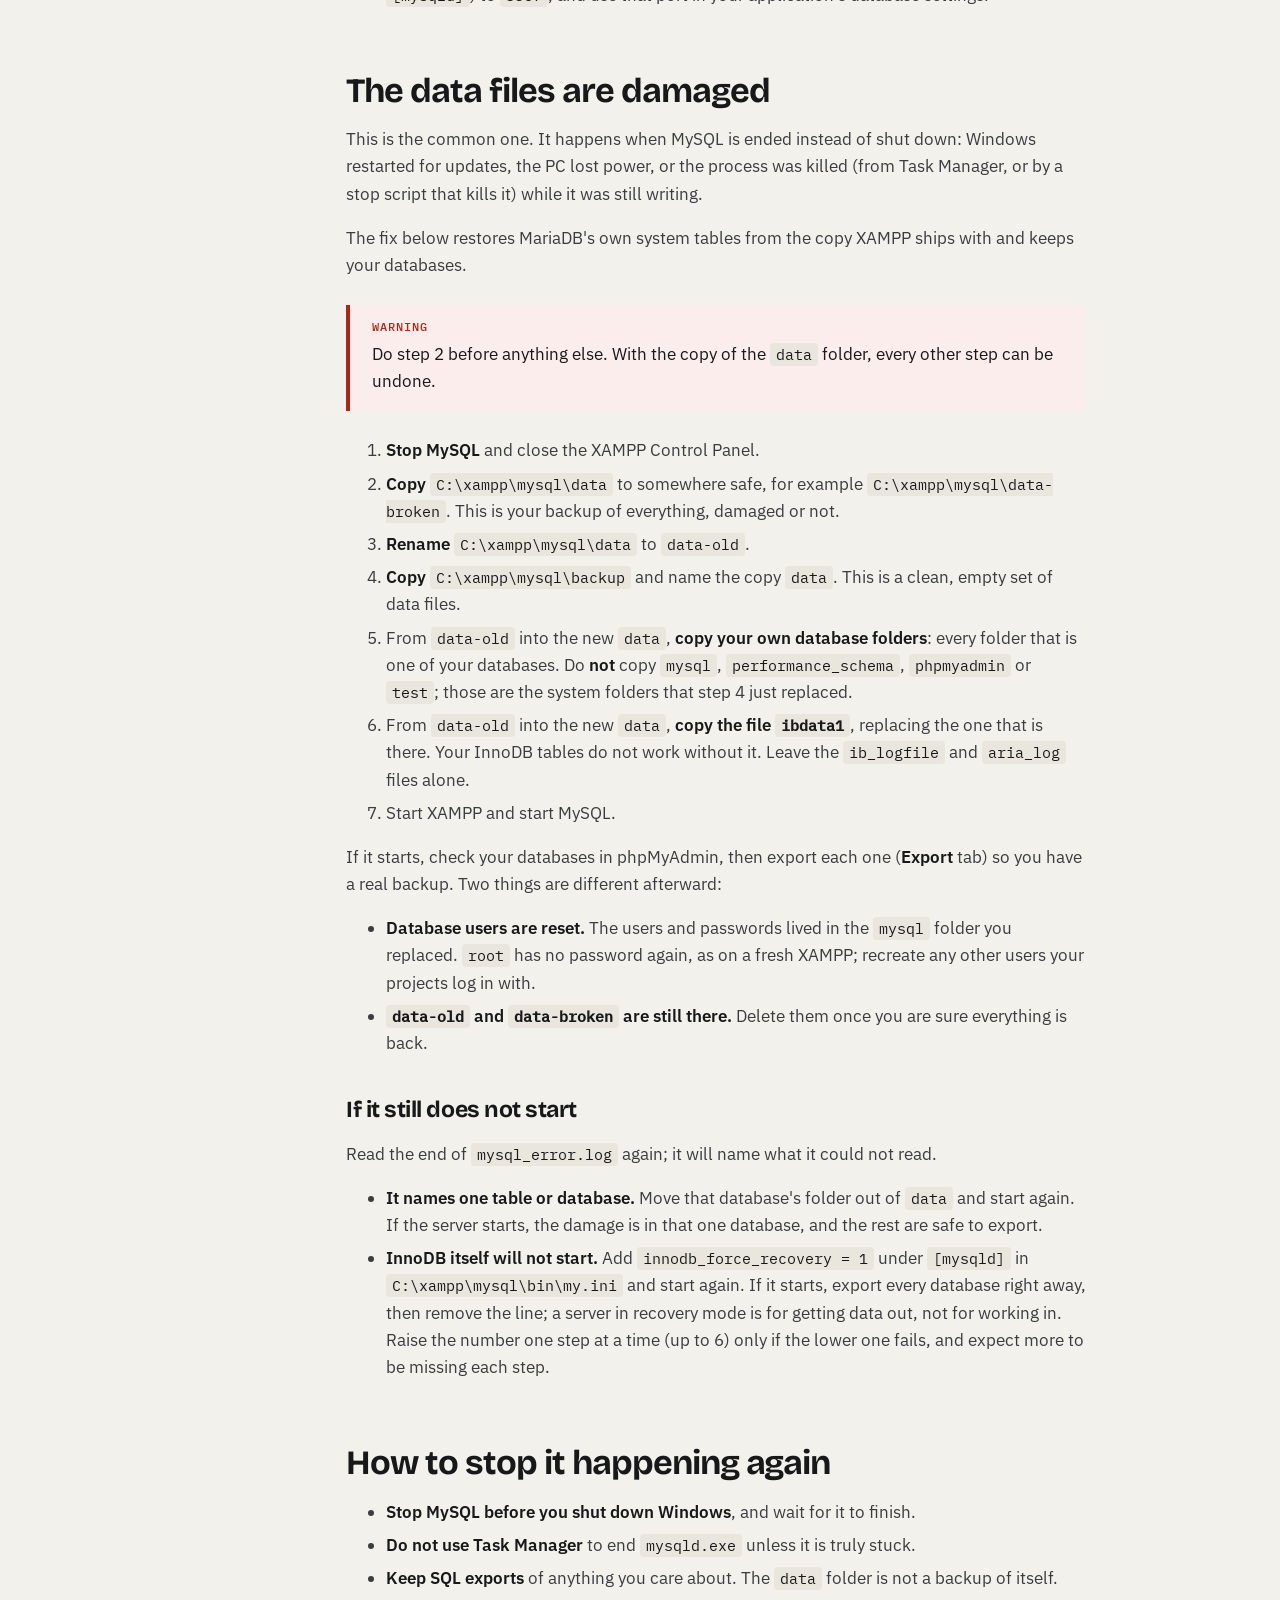
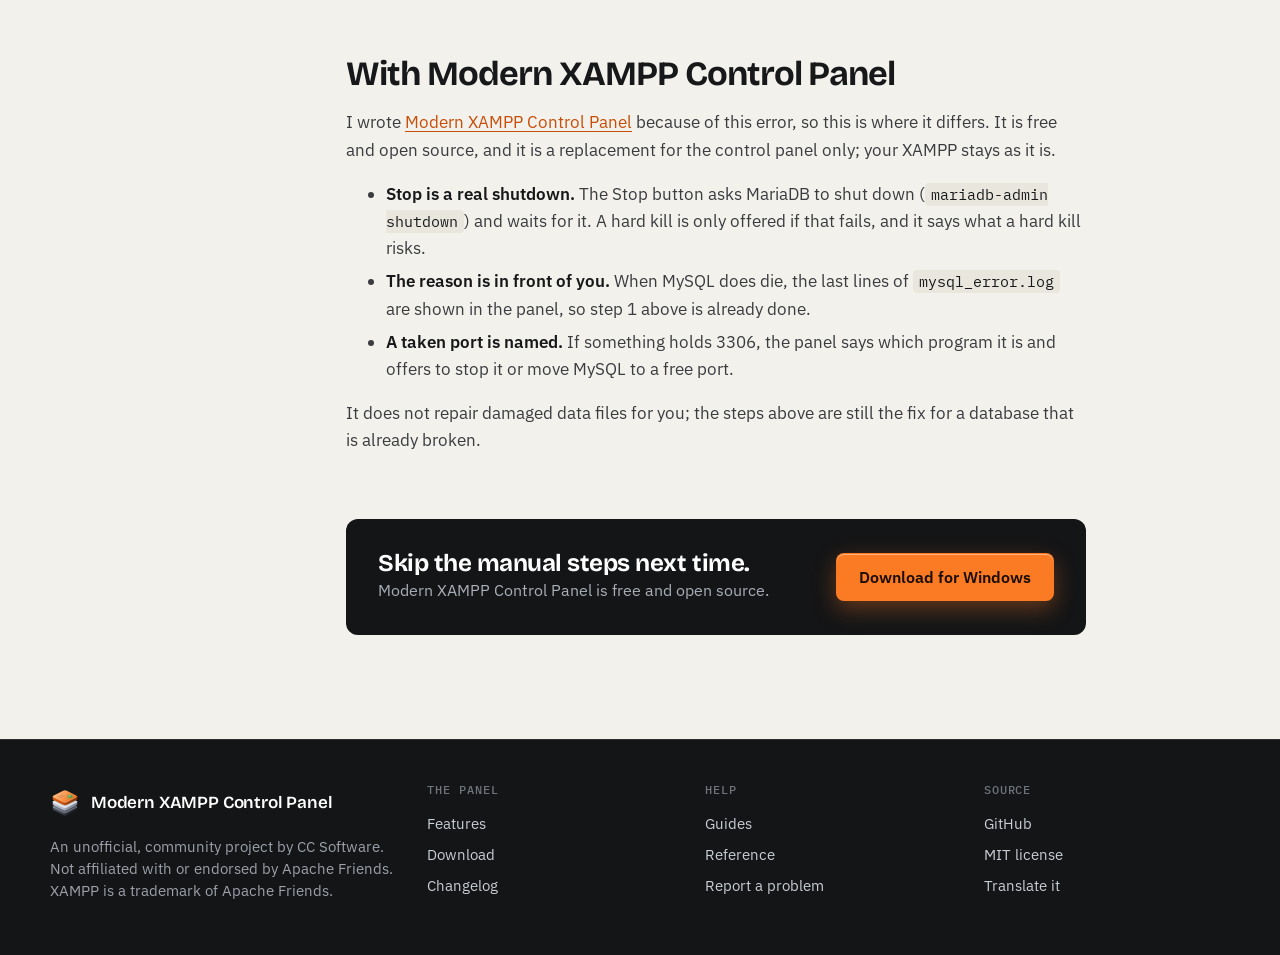
<file: guides/mysql-shutdown-unexpectedly/index.html>
<!doctype html>
<html lang="en">
<head>
<meta charset="utf-8">
<meta name="viewport" content="width=device-width, initial-scale=1">
<title>XAMPP: &quot;Error: MySQL shutdown unexpectedly&quot; · Modern XAMPP Control Panel</title>
<meta name="description" content="You click Start next to MySQL, and a few seconds later the XAMPP log turns red:">
<link rel="canonical" href="https://clearanceclarence-software.github.io/Modern-XAMPP-Control-Panel/guides/mysql-shutdown-unexpectedly/">
<meta property="og:type" content="website">
<meta property="og:title" content="XAMPP: &quot;Error: MySQL shutdown unexpectedly&quot; · Modern XAMPP Control Panel">
<meta property="og:description" content="You click Start next to MySQL, and a few seconds later the XAMPP log turns red:">
<meta property="og:url" content="https://clearanceclarence-software.github.io/Modern-XAMPP-Control-Panel/guides/mysql-shutdown-unexpectedly/">
<meta property="og:image" content="https://clearanceclarence-software.github.io/Modern-XAMPP-Control-Panel/assets/img/social-preview.png">
<meta name="twitter:card" content="summary_large_image">
<meta name="theme-color" content="#FB7A24">
<link rel="icon" href="../../assets/img/favicon.svg" type="image/svg+xml">
<link rel="preload" href="../../assets/fonts/bricolage-grotesque.woff2" as="font" type="font/woff2" crossorigin>
<link rel="stylesheet" href="../../assets/css/site.css">
</head>
<body>
<a class="skip" href="#main">Skip to the content</a>
<header class="bar">
  <div class="wrap">
    <a class="brand" href="../../"><img src="../../assets/img/app.svg" alt="" width="30" height="30">Modern XAMPP Control Panel</a>
    <button class="menu" type="button" aria-expanded="false" aria-controls="nav">Menu</button>
    <nav class="nav" id="nav" aria-label="Main">
      <a href="../../features/">Features</a>
      <a href="../../guides/" aria-current="page">Guides</a>
      <a href="../../docs/">Docs</a>
      <a href="../../changelog/">Changelog</a>
    </nav>
    <a class="btn go small" href="../../download/">Download</a>
  </div>
</header>
<main id="main">

<div class="top"><div class="wrap">
  <p class="logline"><span class="s">[guide]</span><span>mysql-shutdown-unexpectedly.md</span></p>
  <h1>XAMPP: &quot;Error: MySQL shutdown unexpectedly&quot;</h1>
</div></div>
<div class="wrap cols">
  <nav class="toc" aria-label="On this page"><h4>On this page</h4>
<a href="#step-1-read-the-real-error">Step 1: read the real error</a>
<a href="#port-3306-is-taken">Port 3306 is taken</a>
<a href="#the-data-files-are-damaged">The data files are damaged</a>
<a class="sub" href="#if-it-still-does-not-start">If it still does not start</a>
<a href="#how-to-stop-it-happening-again">How to stop it happening again</a>
<a href="#with-modern-xampp-control-panel">With Modern XAMPP Control Panel</a>
  </nav>
  <article class="prose"><p>You click Start next to MySQL, and a few seconds later the XAMPP log turns red:</p>
<pre><code>Error: MySQL shutdown unexpectedly.
This may be due to a blocked port, missing dependencies,
improper privileges, a crash, or a shutdown by another method.
</code></pre>
<p>That message lists every possibility and tells you nothing. In practice it is almost always one of two things,
and you can tell which in a minute.</p>
<h2 id="step-1-read-the-real-error">Step 1: read the real error</h2>
<p>The actual reason is in MariaDB's own log, not in the control panel:</p>
<pre><code>C:\xampp\mysql\data\mysql_error.log
</code></pre>
<p>Open it and scroll to the end. (In the XAMPP Control Panel: the <strong>Logs</strong> button on the MySQL row.) What you find
there decides what to do next.</p>
<table>
<thead>
<tr>
<th>The last lines mention</th>
<th>It means</th>
<th>Go to</th>
</tr>
</thead>
<tbody>
<tr>
<td><code>Can't start server: Bind on TCP/IP port</code> or <code>Do you already have another mysqld server running on port: 3306</code></td>
<td>Something else is using port 3306</td>
<td><a href="#port-3306-is-taken">Port 3306 is taken</a></td>
</tr>
<tr>
<td><code>InnoDB: ... corrupt</code>, <code>Plugin 'InnoDB' init function returned error</code>, <code>Aria recovery failed</code>, <code>Unknown/unsupported storage engine: InnoDB</code></td>
<td>The data files were damaged, usually by a hard stop</td>
<td><a href="#the-data-files-are-damaged">The data files are damaged</a></td>
</tr>
</tbody>
</table>
<h2 id="port-3306-is-taken">Port 3306 is taken</h2>
<p>Another MySQL or MariaDB is already running: often a second XAMPP, a MySQL installed as a Windows service, or a
<code>mysqld.exe</code> left over from a previous session.</p>
<ol>
<li>Open Task Manager, go to <strong>Details</strong>, and look for <code>mysqld.exe</code> or <code>mariadbd.exe</code>. If one is running and it is
   not the one you just tried to start, end it and start MySQL again.</li>
<li>If it comes back by itself, it is a Windows service. Press <kbd>Win</kbd>+<kbd>R</kbd>, run <code>services.msc</code>,
   find <strong>MySQL</strong> (or <strong>MySQL80</strong>, <strong>MariaDB</strong>), stop it, and set its startup type to <strong>Manual</strong>.</li>
<li>If you need both servers, give XAMPP's another port instead: in <code>C:\xampp\mysql\bin\my.ini</code>, change both
   <code>port=3306</code> lines (under <code>[client]</code> and <code>[mysqld]</code>) to <code>3307</code>, and use that port in your application's
   database settings.</li>
</ol>
<h2 id="the-data-files-are-damaged">The data files are damaged</h2>
<p>This is the common one. It happens when MySQL is ended instead of shut down: Windows restarted for updates, the
PC lost power, or the process was killed (from Task Manager, or by a stop script that kills it) while it was
still writing.</p>
<p>The fix below restores MariaDB's own system tables from the copy XAMPP ships with and keeps your databases.</p>
<div class="note warning"><b>warning</b><p>Do step 2 before anything else. With the copy of the <code>data</code> folder, every other step can be undone.</p></div>
<ol>
<li><strong>Stop MySQL</strong> and close the XAMPP Control Panel.</li>
<li><strong>Copy</strong> <code>C:\xampp\mysql\data</code> to somewhere safe, for example <code>C:\xampp\mysql\data-broken</code>. This is your
   backup of everything, damaged or not.</li>
<li><strong>Rename</strong> <code>C:\xampp\mysql\data</code> to <code>data-old</code>.</li>
<li><strong>Copy</strong> <code>C:\xampp\mysql\backup</code> and name the copy <code>data</code>. This is a clean, empty set of data files.</li>
<li>From <code>data-old</code> into the new <code>data</code>, <strong>copy your own database folders</strong>: every folder that is one of your
   databases. Do <strong>not</strong> copy <code>mysql</code>, <code>performance_schema</code>, <code>phpmyadmin</code> or <code>test</code>; those are the system
   folders that step 4 just replaced.</li>
<li>From <code>data-old</code> into the new <code>data</code>, <strong>copy the file <code>ibdata1</code></strong>, replacing the one that is there. Your
   InnoDB tables do not work without it. Leave the <code>ib_logfile</code> and <code>aria_log</code> files alone.</li>
<li>Start XAMPP and start MySQL.</li>
</ol>
<p>If it starts, check your databases in phpMyAdmin, then export each one (<strong>Export</strong> tab) so you have a real
backup. Two things are different afterward:</p>
<ul>
<li><strong>Database users are reset.</strong> The users and passwords lived in the <code>mysql</code> folder you replaced. <code>root</code> has
  no password again, as on a fresh XAMPP; recreate any other users your projects log in with.</li>
<li><strong><code>data-old</code> and <code>data-broken</code> are still there.</strong> Delete them once you are sure everything is back.</li>
</ul>
<h3 id="if-it-still-does-not-start">If it still does not start</h3>
<p>Read the end of <code>mysql_error.log</code> again; it will name what it could not read.</p>
<ul>
<li><strong>It names one table or database.</strong> Move that database's folder out of <code>data</code> and start again. If the server
  starts, the damage is in that one database, and the rest are safe to export.</li>
<li><strong>InnoDB itself will not start.</strong> Add <code>innodb_force_recovery = 1</code> under <code>[mysqld]</code> in
  <code>C:\xampp\mysql\bin\my.ini</code> and start again. If it starts, export every database right away, then remove the
  line; a server in recovery mode is for getting data out, not for working in. Raise the number one step at a
  time (up to 6) only if the lower one fails, and expect more to be missing each step.</li>
</ul>
<h2 id="how-to-stop-it-happening-again">How to stop it happening again</h2>
<ul>
<li><strong>Stop MySQL before you shut down Windows</strong>, and wait for it to finish.</li>
<li><strong>Do not use Task Manager</strong> to end <code>mysqld.exe</code> unless it is truly stuck.</li>
<li><strong>Keep SQL exports</strong> of anything you care about. The <code>data</code> folder is not a backup of itself.</li>
</ul>
<h2 id="with-modern-xampp-control-panel">With Modern XAMPP Control Panel</h2>
<p>I wrote <a href="https://github.com/ClearanceClarence-Software/Modern-XAMPP-Control-Panel">Modern XAMPP Control Panel</a>
because of this error, so this is where it differs. It is free and open source, and it is a replacement for the
control panel only; your XAMPP stays as it is.</p>
<ul>
<li><strong>Stop is a real shutdown.</strong> The Stop button asks MariaDB to shut down (<code>mariadb-admin shutdown</code>) and waits
  for it. A hard kill is only offered if that fails, and it says what a hard kill risks.</li>
<li><strong>The reason is in front of you.</strong> When MySQL does die, the last lines of <code>mysql_error.log</code> are shown in the
  panel, so step 1 above is already done.</li>
<li><strong>A taken port is named.</strong> If something holds 3306, the panel says which program it is and offers to stop it
  or move MySQL to a free port.</li>
</ul>
<p>It does not repair damaged data files for you; the steps above are still the fix for a database that is already
broken.</p><div class="pitch"><div><b>Skip the manual steps next time.</b><span>Modern XAMPP Control Panel is free and open source.</span></div><a class="btn go" href="../../download/">Download for Windows</a></div></article>
</div>
</main>
<footer class="foot">
  <div class="wrap">
    <div>
      <a class="brand" href="../../"><img src="../../assets/img/app.svg" alt="" width="30" height="30">Modern XAMPP Control Panel</a>
      <p>An unofficial, community project by CC Software. Not affiliated with or endorsed by Apache Friends. XAMPP is a trademark of Apache Friends.</p>
    </div>
    <div>
      <h4>The panel</h4>
      <a href="../../features/">Features</a>
      <a href="../../download/">Download</a>
      <a href="../../changelog/">Changelog</a>
    </div>
    <div>
      <h4>Help</h4>
      <a href="../../guides/">Guides</a>
      <a href="../../docs/">Reference</a>
      <a href="https://github.com/ClearanceClarence-Software/Modern-XAMPP-Control-Panel/issues">Report a problem</a>
    </div>
    <div>
      <h4>Source</h4>
      <a href="https://github.com/ClearanceClarence-Software/Modern-XAMPP-Control-Panel">GitHub</a>
      <a href="https://github.com/ClearanceClarence-Software/Modern-XAMPP-Control-Panel/blob/main/LICENSE">MIT license</a>
      <a href="../../docs/translating/">Translate it</a>
    </div>
  </div>
</footer>
<script src="../../assets/js/site.js" defer></script>
</body>
</html>
</file>
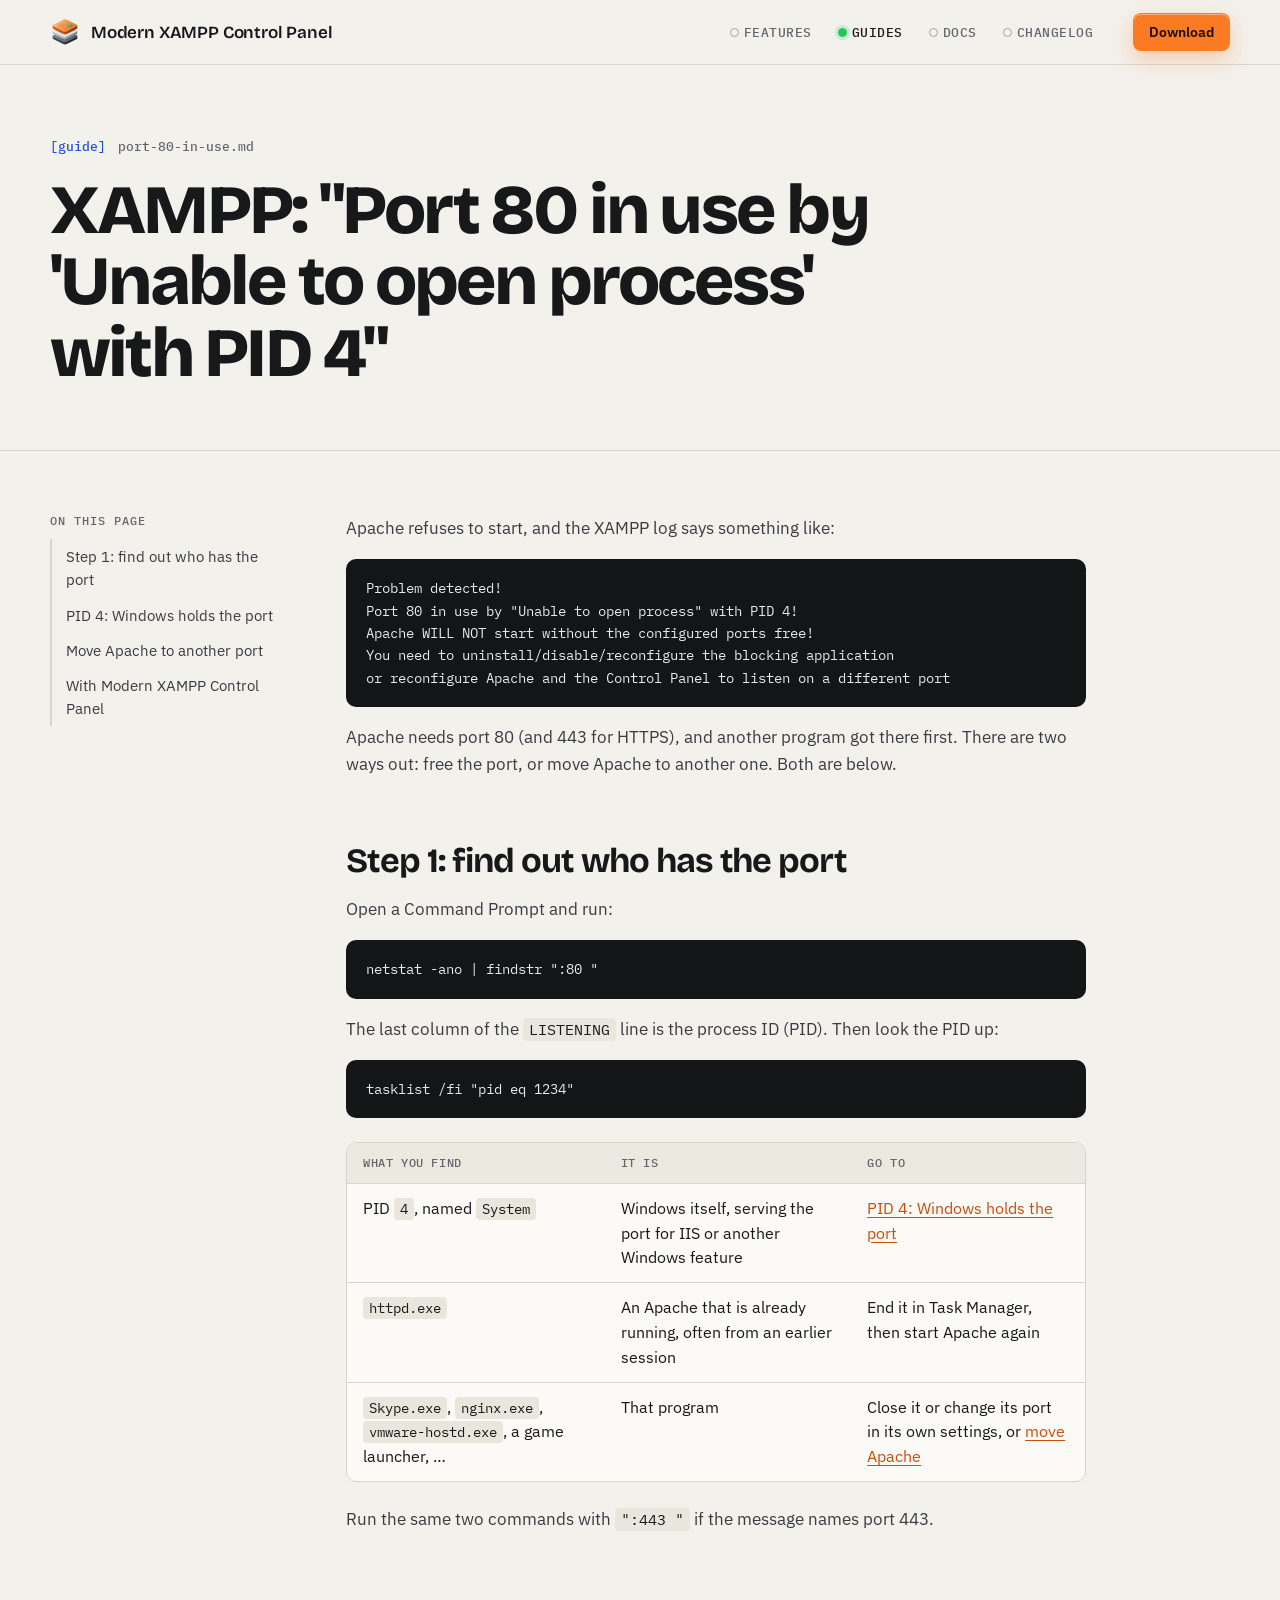
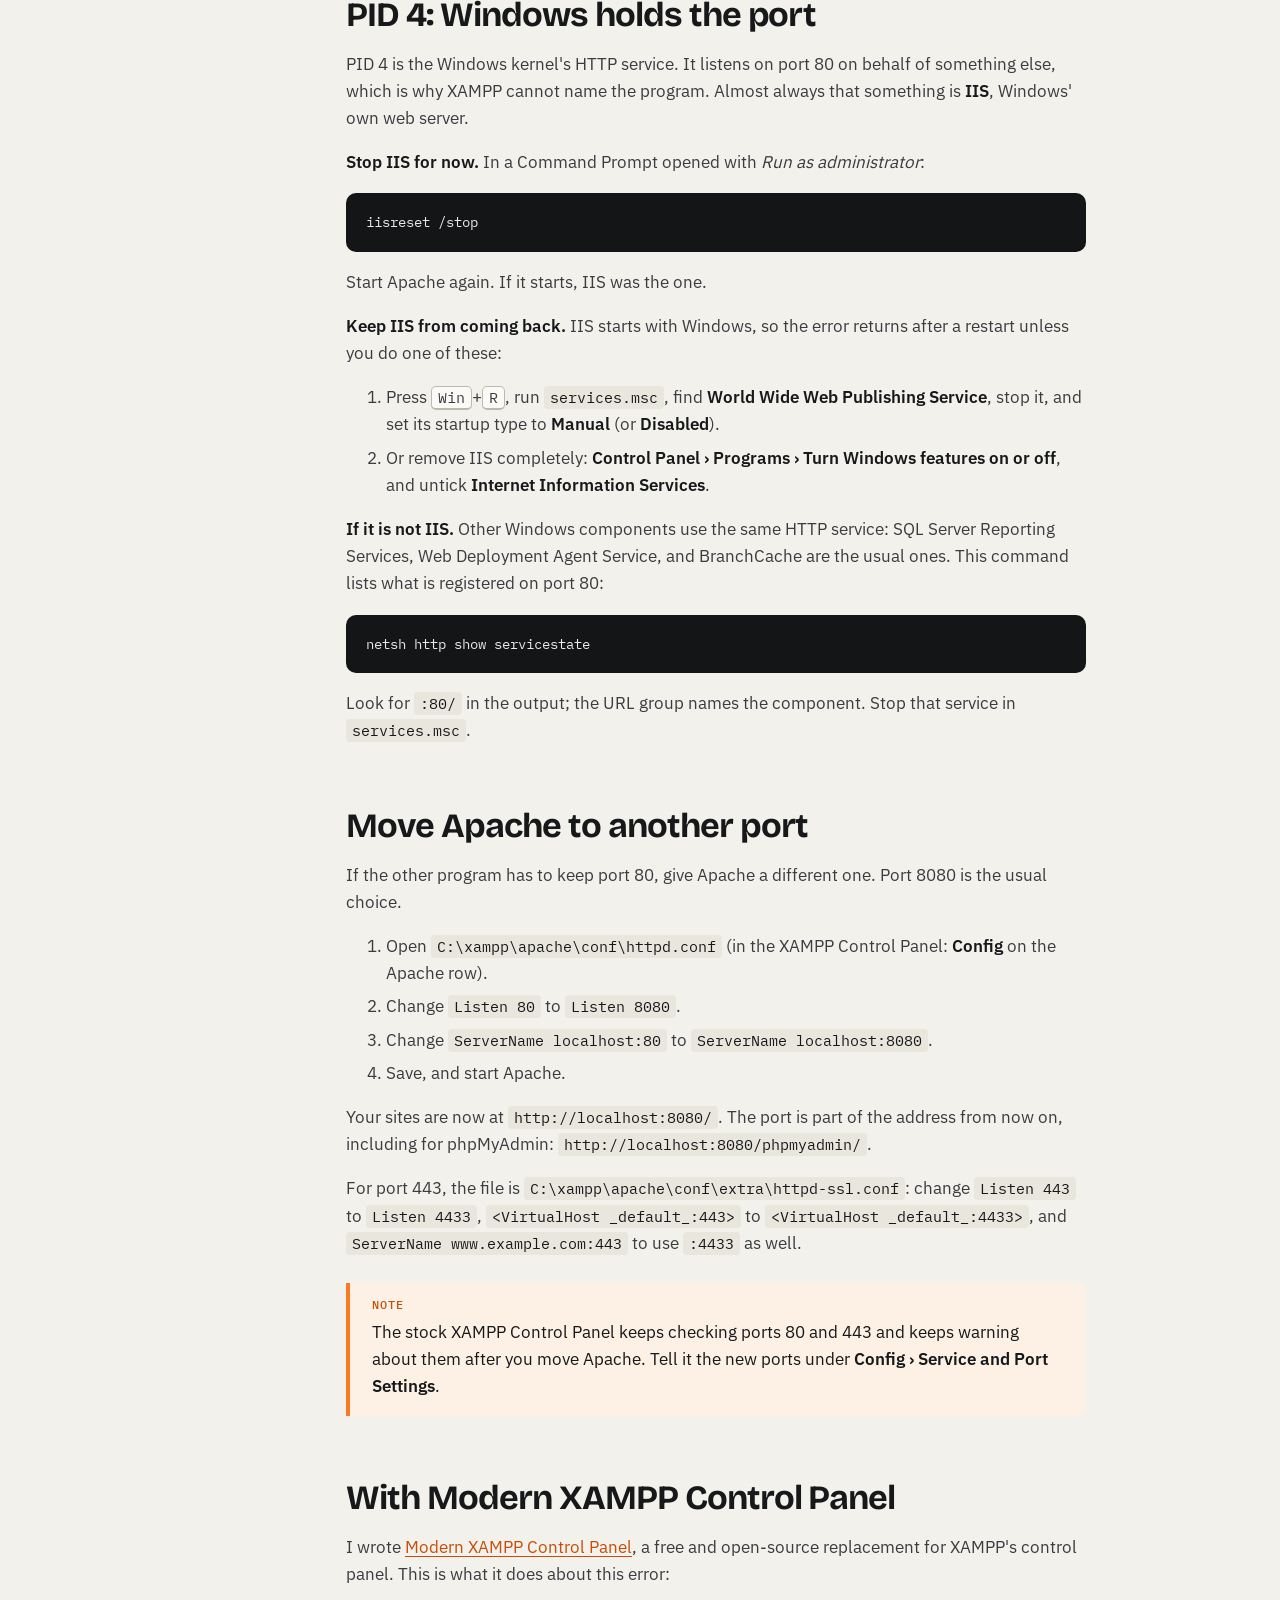
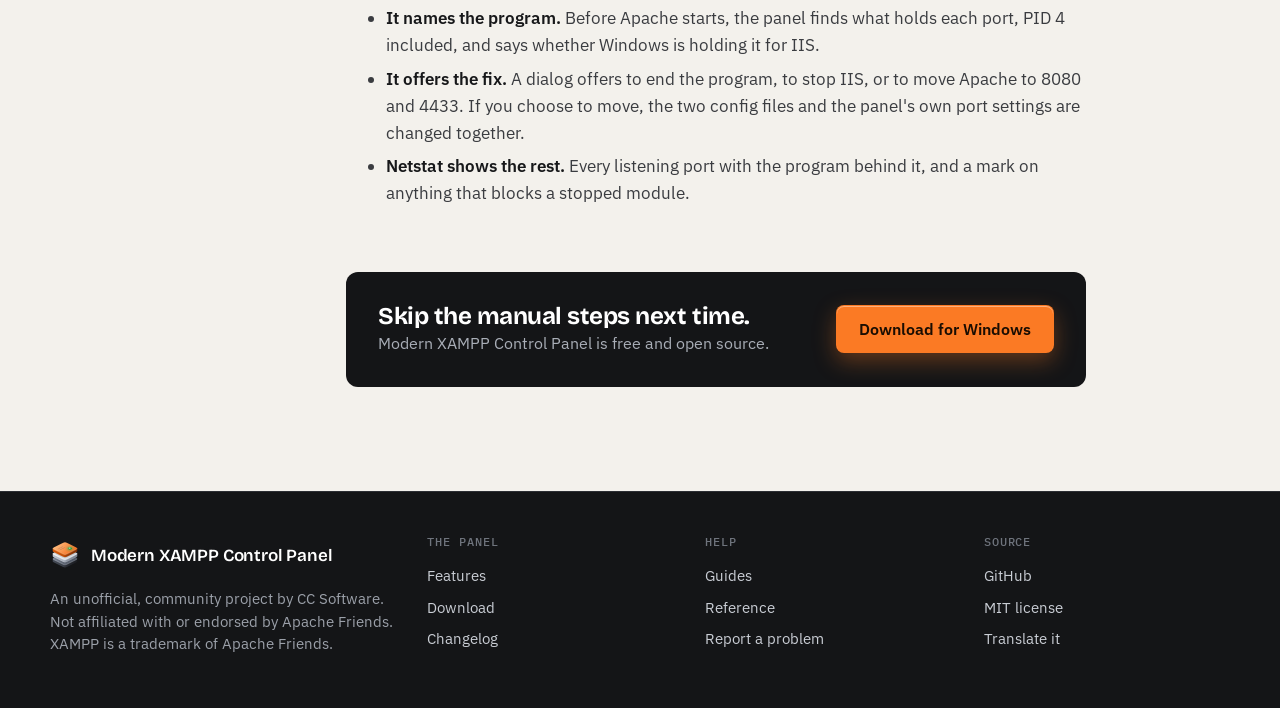
<file: guides/port-80-in-use/index.html>
<!doctype html>
<html lang="en">
<head>
<meta charset="utf-8">
<meta name="viewport" content="width=device-width, initial-scale=1">
<title>XAMPP: &quot;Port 80 in use by &#x27;Unable to open process&#x27; with PID 4&quot; · Modern XAMPP Control Panel</title>
<meta name="description" content="Apache refuses to start, and the XAMPP log says something like:">
<link rel="canonical" href="https://clearanceclarence-software.github.io/Modern-XAMPP-Control-Panel/guides/port-80-in-use/">
<meta property="og:type" content="website">
<meta property="og:title" content="XAMPP: &quot;Port 80 in use by &#x27;Unable to open process&#x27; with PID 4&quot; · Modern XAMPP Control Panel">
<meta property="og:description" content="Apache refuses to start, and the XAMPP log says something like:">
<meta property="og:url" content="https://clearanceclarence-software.github.io/Modern-XAMPP-Control-Panel/guides/port-80-in-use/">
<meta property="og:image" content="https://clearanceclarence-software.github.io/Modern-XAMPP-Control-Panel/assets/img/social-preview.png">
<meta name="twitter:card" content="summary_large_image">
<meta name="theme-color" content="#FB7A24">
<link rel="icon" href="../../assets/img/favicon.svg" type="image/svg+xml">
<link rel="preload" href="../../assets/fonts/bricolage-grotesque.woff2" as="font" type="font/woff2" crossorigin>
<link rel="stylesheet" href="../../assets/css/site.css">
</head>
<body>
<a class="skip" href="#main">Skip to the content</a>
<header class="bar">
  <div class="wrap">
    <a class="brand" href="../../"><img src="../../assets/img/app.svg" alt="" width="30" height="30">Modern XAMPP Control Panel</a>
    <button class="menu" type="button" aria-expanded="false" aria-controls="nav">Menu</button>
    <nav class="nav" id="nav" aria-label="Main">
      <a href="../../features/">Features</a>
      <a href="../../guides/" aria-current="page">Guides</a>
      <a href="../../docs/">Docs</a>
      <a href="../../changelog/">Changelog</a>
    </nav>
    <a class="btn go small" href="../../download/">Download</a>
  </div>
</header>
<main id="main">

<div class="top"><div class="wrap">
  <p class="logline"><span class="s">[guide]</span><span>port-80-in-use.md</span></p>
  <h1>XAMPP: &quot;Port 80 in use by &#x27;Unable to open process&#x27; with PID 4&quot;</h1>
</div></div>
<div class="wrap cols">
  <nav class="toc" aria-label="On this page"><h4>On this page</h4>
<a href="#step-1-find-out-who-has-the-port">Step 1: find out who has the port</a>
<a href="#pid-4-windows-holds-the-port">PID 4: Windows holds the port</a>
<a href="#move-apache-to-another-port">Move Apache to another port</a>
<a href="#with-modern-xampp-control-panel">With Modern XAMPP Control Panel</a>
  </nav>
  <article class="prose"><p>Apache refuses to start, and the XAMPP log says something like:</p>
<pre><code>Problem detected!
Port 80 in use by &quot;Unable to open process&quot; with PID 4!
Apache WILL NOT start without the configured ports free!
You need to uninstall/disable/reconfigure the blocking application
or reconfigure Apache and the Control Panel to listen on a different port
</code></pre>
<p>Apache needs port 80 (and 443 for HTTPS), and another program got there first. There are two ways out: free the
port, or move Apache to another one. Both are below.</p>
<h2 id="step-1-find-out-who-has-the-port">Step 1: find out who has the port</h2>
<p>Open a Command Prompt and run:</p>
<pre><code>netstat -ano | findstr &quot;:80 &quot;
</code></pre>
<p>The last column of the <code>LISTENING</code> line is the process ID (PID). Then look the PID up:</p>
<pre><code>tasklist /fi &quot;pid eq 1234&quot;
</code></pre>
<table>
<thead>
<tr>
<th>What you find</th>
<th>It is</th>
<th>Go to</th>
</tr>
</thead>
<tbody>
<tr>
<td>PID <code>4</code>, named <code>System</code></td>
<td>Windows itself, serving the port for IIS or another Windows feature</td>
<td><a href="#pid-4-windows-holds-the-port">PID 4: Windows holds the port</a></td>
</tr>
<tr>
<td><code>httpd.exe</code></td>
<td>An Apache that is already running, often from an earlier session</td>
<td>End it in Task Manager, then start Apache again</td>
</tr>
<tr>
<td><code>Skype.exe</code>, <code>nginx.exe</code>, <code>vmware-hostd.exe</code>, a game launcher, …</td>
<td>That program</td>
<td>Close it or change its port in its own settings, or <a href="#move-apache-to-another-port">move Apache</a></td>
</tr>
</tbody>
</table>
<p>Run the same two commands with <code>":443 "</code> if the message names port 443.</p>
<h2 id="pid-4-windows-holds-the-port">PID 4: Windows holds the port</h2>
<p>PID 4 is the Windows kernel's HTTP service. It listens on port 80 on behalf of something else, which is why
XAMPP cannot name the program. Almost always that something is <strong>IIS</strong>, Windows' own web server.</p>
<p><strong>Stop IIS for now.</strong> In a Command Prompt opened with <em>Run as administrator</em>:</p>
<pre><code>iisreset /stop
</code></pre>
<p>Start Apache again. If it starts, IIS was the one.</p>
<p><strong>Keep IIS from coming back.</strong> IIS starts with Windows, so the error returns after a restart unless you do one
of these:</p>
<ol>
<li>Press <kbd>Win</kbd>+<kbd>R</kbd>, run <code>services.msc</code>, find <strong>World Wide Web Publishing Service</strong>, stop it,
   and set its startup type to <strong>Manual</strong> (or <strong>Disabled</strong>).</li>
<li>Or remove IIS completely: <strong>Control Panel › Programs › Turn Windows features on or off</strong>, and untick
   <strong>Internet Information Services</strong>.</li>
</ol>
<p><strong>If it is not IIS.</strong> Other Windows components use the same HTTP service: SQL Server Reporting Services, Web
Deployment Agent Service, and BranchCache are the usual ones. This command lists what is registered on port 80:</p>
<pre><code>netsh http show servicestate
</code></pre>
<p>Look for <code>:80/</code> in the output; the URL group names the component. Stop that service in <code>services.msc</code>.</p>
<h2 id="move-apache-to-another-port">Move Apache to another port</h2>
<p>If the other program has to keep port 80, give Apache a different one. Port 8080 is the usual choice.</p>
<ol>
<li>Open <code>C:\xampp\apache\conf\httpd.conf</code> (in the XAMPP Control Panel: <strong>Config</strong> on the Apache row).</li>
<li>Change <code>Listen 80</code> to <code>Listen 8080</code>.</li>
<li>Change <code>ServerName localhost:80</code> to <code>ServerName localhost:8080</code>.</li>
<li>Save, and start Apache.</li>
</ol>
<p>Your sites are now at <code>http://localhost:8080/</code>. The port is part of the address from now on, including for
phpMyAdmin: <code>http://localhost:8080/phpmyadmin/</code>.</p>
<p>For port 443, the file is <code>C:\xampp\apache\conf\extra\httpd-ssl.conf</code>: change <code>Listen 443</code> to <code>Listen 4433</code>,
<code>&lt;VirtualHost _default_:443&gt;</code> to <code>&lt;VirtualHost _default_:4433&gt;</code>, and <code>ServerName www.example.com:443</code> to use
<code>:4433</code> as well.</p>
<div class="note note"><b>note</b><p>The stock XAMPP Control Panel keeps checking ports 80 and 443 and keeps warning about them after you move
Apache. Tell it the new ports under <strong>Config › Service and Port Settings</strong>.</p></div>
<h2 id="with-modern-xampp-control-panel">With Modern XAMPP Control Panel</h2>
<p>I wrote <a href="https://github.com/ClearanceClarence-Software/Modern-XAMPP-Control-Panel">Modern XAMPP Control Panel</a>,
a free and open-source replacement for XAMPP's control panel. This is what it does about this error:</p>
<ul>
<li><strong>It names the program.</strong> Before Apache starts, the panel finds what holds each port, PID 4 included, and
  says whether Windows is holding it for IIS.</li>
<li><strong>It offers the fix.</strong> A dialog offers to end the program, to stop IIS, or to move Apache to 8080 and 4433.
  If you choose to move, the two config files and the panel's own port settings are changed together.</li>
<li><strong>Netstat shows the rest.</strong> Every listening port with the program behind it, and a mark on anything that
  blocks a stopped module.</li>
</ul><div class="pitch"><div><b>Skip the manual steps next time.</b><span>Modern XAMPP Control Panel is free and open source.</span></div><a class="btn go" href="../../download/">Download for Windows</a></div></article>
</div>
</main>
<footer class="foot">
  <div class="wrap">
    <div>
      <a class="brand" href="../../"><img src="../../assets/img/app.svg" alt="" width="30" height="30">Modern XAMPP Control Panel</a>
      <p>An unofficial, community project by CC Software. Not affiliated with or endorsed by Apache Friends. XAMPP is a trademark of Apache Friends.</p>
    </div>
    <div>
      <h4>The panel</h4>
      <a href="../../features/">Features</a>
      <a href="../../download/">Download</a>
      <a href="../../changelog/">Changelog</a>
    </div>
    <div>
      <h4>Help</h4>
      <a href="../../guides/">Guides</a>
      <a href="../../docs/">Reference</a>
      <a href="https://github.com/ClearanceClarence-Software/Modern-XAMPP-Control-Panel/issues">Report a problem</a>
    </div>
    <div>
      <h4>Source</h4>
      <a href="https://github.com/ClearanceClarence-Software/Modern-XAMPP-Control-Panel">GitHub</a>
      <a href="https://github.com/ClearanceClarence-Software/Modern-XAMPP-Control-Panel/blob/main/LICENSE">MIT license</a>
      <a href="../../docs/translating/">Translate it</a>
    </div>
  </div>
</footer>
<script src="../../assets/js/site.js" defer></script>
</body>
</html>
</file>
<file: assets/css/site.css>
/* Modern XAMPP Control Panel: the website. One stylesheet for every page.
   The look borrows from the panel itself: warm paper, ink, one orange, and the log's "[tag] message" lines. */

@font-face { font-family: "Bricolage Grotesque"; src: url("../fonts/bricolage-grotesque.woff2") format("woff2"); font-weight: 200 800; font-display: swap; }
@font-face { font-family: "IBM Plex Sans"; src: url("../fonts/ibm-plex-sans-400.woff2") format("woff2"); font-weight: 400; font-display: swap; }
@font-face { font-family: "IBM Plex Sans"; src: url("../fonts/ibm-plex-sans-500.woff2") format("woff2"); font-weight: 500; font-display: swap; }
@font-face { font-family: "IBM Plex Sans"; src: url("../fonts/ibm-plex-sans-600.woff2") format("woff2"); font-weight: 600; font-display: swap; }
@font-face { font-family: "IBM Plex Mono"; src: url("../fonts/ibm-plex-mono-400.woff2") format("woff2"); font-weight: 400; font-display: swap; }
@font-face { font-family: "IBM Plex Mono"; src: url("../fonts/ibm-plex-mono-500.woff2") format("woff2"); font-weight: 500; font-display: swap; }

:root {
  --paper: #F3F1EC;
  --card: #FBFAF7;
  --ink: #17181A;
  --soft: #3A3C40;
  --muted: #63666D;
  --line: #D9D5CC;
  --orange: #FB7A24;
  --orange-deep: #C74E08;
  --green: #1E8A4C;
  --red: #B42318;
  --blue: #1D4ED8;
  --night: #141517;
  --night-line: #2C2E33;
  --display: "Bricolage Grotesque", "Segoe UI Variable Display", "Segoe UI", sans-serif;
  --body: "IBM Plex Sans", "Segoe UI", sans-serif;
  --mono: "IBM Plex Mono", Consolas, monospace;
  --wrap: 1180px;
}

* { box-sizing: border-box; }
html { scroll-behavior: smooth; -webkit-text-size-adjust: 100%; }
body { margin: 0; background: var(--paper); color: var(--ink); font: 400 17px/1.6 var(--body); -webkit-font-smoothing: antialiased; }
img { max-width: 100%; display: block; }
a { color: var(--orange-deep); text-decoration-thickness: 1px; text-underline-offset: 3px; }
a:hover { color: var(--ink); }
code, kbd, pre { font-family: var(--mono); font-size: .88em; }
:focus-visible { outline: 2px solid var(--orange); outline-offset: 3px; border-radius: 4px; }
.wrap { width: min(var(--wrap), 100% - 48px); margin-inline: auto; }
.skip { position: absolute; left: -9999px; } .skip:focus { left: 16px; top: 12px; z-index: 50; background: var(--ink); color: #fff; padding: 8px 12px; }

/* ── top bar ─────────────────────────────────────────── */
.bar { position: sticky; top: 0; z-index: 20; background: color-mix(in srgb, var(--paper) 88%, transparent); backdrop-filter: blur(10px); border-bottom: 1px solid var(--line); }
.bar .wrap { display: flex; align-items: center; gap: 28px; height: 64px; }
.brand { display: flex; align-items: center; gap: 11px; font: 600 17px/1 var(--display); letter-spacing: -.01em; color: var(--ink); text-decoration: none; white-space: nowrap; }
.brand img { width: 30px; height: 30px; }
.nav { display: flex; gap: 4px; margin-left: auto; }
.nav a { position: relative; padding: 8px 12px 8px 24px; font: 500 12.5px/1 var(--mono); letter-spacing: .04em; text-transform: uppercase; color: var(--muted); text-decoration: none; border-radius: 6px; }
.nav a::before { content: ""; position: absolute; left: 10px; top: 50%; width: 7px; height: 7px; margin-top: -4px; border-radius: 50%; border: 1.5px solid #A4A39D; }
.nav a:hover { color: var(--ink); background: #EAE7E0; }
.nav a[aria-current="page"] { color: var(--ink); }
.nav a[aria-current="page"]::before { background: #22C55E; border-color: #22C55E; box-shadow: 0 0 0 3px rgba(34,197,94,.2); }
.menu { display: none; margin-left: auto; background: none; border: 1px solid var(--line); border-radius: 6px; padding: 8px 10px; font: 500 12px var(--mono); text-transform: uppercase; letter-spacing: .04em; color: var(--ink); }

/* ── buttons ─────────────────────────────────────────── */
.btn { display: inline-flex; align-items: center; gap: 10px; height: 48px; padding: 0 22px; border-radius: 8px; font: 600 16px/1 var(--body); text-decoration: none; border: 1px solid transparent; cursor: pointer; transition: transform .15s, background .15s, box-shadow .15s; }
.btn:active { transform: translateY(1px); }
.btn.go { background: var(--orange); color: #1A0D02; box-shadow: 0 1px 0 rgba(255,255,255,.4) inset, 0 8px 22px rgba(251,122,36,.34); }
.btn.go:hover { background: #FF8A3D; color: #1A0D02; box-shadow: 0 1px 0 rgba(255,255,255,.4) inset, 0 12px 28px rgba(251,122,36,.42); }
.btn.line { background: transparent; border-color: #BDB9AE; color: var(--ink); }
.btn.line:hover { background: #EAE7E0; }
.btn.small { height: 38px; padding: 0 15px; font-size: 14px; }
.btn small { font: 500 12px var(--mono); opacity: .75; }
.on-night .btn.line { border-color: #4A4D54; color: #fff; } .on-night .btn.line:hover { background: #24262A; }

/* ── the log line used as an eyebrow ─────────────────── */
.logline { display: flex; flex-wrap: wrap; gap: 0 12px; margin: 0 0 18px; font: 500 13px/1.5 var(--mono); color: var(--muted); }
.logline .t { color: #96958F; } .logline .s { color: var(--blue); } .logline .ok { color: var(--green); } .logline .er { color: var(--red); }
.on-night .logline { color: #A9AEB7; } .on-night .logline .t { color: #6F747D; } .on-night .logline .s { color: #7CA5FF; } .on-night .logline .ok { color: #4ADE80; }

h1, h2, h3 { font-family: var(--display); letter-spacing: -.03em; line-height: 1.04; margin: 0; font-weight: 700; }
h2 { font-size: clamp(34px, 4.4vw, 54px); }
h3 { font-size: 24px; letter-spacing: -.02em; line-height: 1.15; }
.lede { font-size: 20px; line-height: 1.5; color: var(--soft); max-width: 62ch; }
section { padding: 104px 0; }
section + section { border-top: 1px solid var(--line); }
.head { display: grid; gap: 18px; margin-bottom: 56px; max-width: 800px; }

/* ── hero ────────────────────────────────────────────── */
.hero { position: relative; overflow: hidden; padding: 76px 0 0; border-bottom: 1px solid var(--line); }
.hero .wrap { position: relative; display: grid; grid-template-columns: minmax(0, 1fr) minmax(0, 1fr); gap: 40px; align-items: start; }
.hero h1 { font-size: clamp(46px, 6.3vw, 88px); line-height: .96; letter-spacing: -.045em; font-weight: 800; }
.hero h1 em { font-style: normal; color: var(--orange-deep); }
.hero .lede { margin: 28px 0 34px; }
.cta { display: flex; flex-wrap: wrap; gap: 12px; align-items: center; }
.under { margin: 16px 0 0; font: 400 13px/1.5 var(--mono); color: var(--muted); }
.field { position: absolute; top: 0; right: 0; bottom: 0; width: 47%; background: linear-gradient(150deg, #FF9A55 0%, var(--orange) 45%, #E2570F 100%); clip-path: polygon(22% 0, 100% 0, 100% 100%, 0 100%); }
/* The product picture hangs off the right edge and the bottom; the hero's height comes from the words alone. */
.shot { position: absolute; left: 54%; top: 14px; width: 70%; border-radius: 10px; overflow: hidden; background: #F4F5F7; box-shadow: 0 1px 0 rgba(255,255,255,.5) inset, 0 44px 90px rgba(92,30,0,.42), 0 10px 26px rgba(92,30,0,.22); }
.shot img { width: 100%; height: auto; }
.hero .copy { padding-bottom: 84px; position: relative; }

/* The mini log under the hero copy: lines arrive one after the other, like the panel starting up. */
.boot { margin: 44px 0 0; padding: 16px 18px; background: var(--card); border: 1px solid var(--line); border-radius: 10px; font: 400 13px/1.9 var(--mono); max-width: 560px; }
.boot div { opacity: 0; animation: arrive .4s forwards; white-space: nowrap; overflow: hidden; text-overflow: ellipsis; }
.boot div:nth-child(1) { animation-delay: .35s; } .boot div:nth-child(2) { animation-delay: .9s; } .boot div:nth-child(3) { animation-delay: 1.5s; } .boot div:nth-child(4) { animation-delay: 2.2s; }
.boot .t { color: #96958F; margin-right: 10px; } .boot .s { color: var(--blue); margin-right: 10px; } .boot .ok { color: var(--green); }
@keyframes arrive { from { opacity: 0; transform: translateY(4px); } to { opacity: 1; transform: none; } }

/* ── facts strip ─────────────────────────────────────── */
.facts { display: grid; grid-template-columns: repeat(4, 1fr); border-bottom: 1px solid var(--line); background: var(--card); }
.facts div { padding: 26px 28px; border-left: 1px solid var(--line); }
.facts div:first-child { border-left: 0; }
.facts b { display: block; font: 700 26px/1.1 var(--display); letter-spacing: -.02em; }
.facts span { font: 400 13px/1.4 var(--mono); color: var(--muted); }

/* ── the diff: stock panel against this one ──────────── */
.diff { border: 1px solid var(--line); border-radius: 12px; overflow: hidden; background: var(--card); }
.diff .row { display: grid; grid-template-columns: 230px 1fr 1.25fr; border-top: 1px solid var(--line); }
.diff .row:first-child { border-top: 0; background: #ECE9E1; font: 500 12px/1 var(--mono); letter-spacing: .06em; text-transform: uppercase; color: var(--muted); }
.diff .row > * { padding: 17px 22px; margin: 0; }
.diff .what { font-weight: 600; }
.diff .old { color: #7A7C82; font-family: var(--mono); font-size: 14.5px; }
.diff .old::before { content: "\2212\00a0\00a0"; color: var(--red); }
.diff .new { font-family: var(--mono); font-size: 14.5px; background: #EFF7EF; }
.diff .new::before { content: "+\00a0\00a0"; color: var(--green); font-weight: 500; }
.diff .row:first-child .old::before, .diff .row:first-child .new::before { content: none; }
.diff .row:first-child .new { background: none; }

/* ── the tour ────────────────────────────────────────── */
.tour { display: grid; gap: 96px; }
.stop { display: grid; grid-template-columns: minmax(0, .8fr) minmax(0, 1.2fr); gap: 56px; align-items: center; }
.stop:nth-child(even) { grid-template-columns: minmax(0, 1.2fr) minmax(0, .8fr); }
.stop:nth-child(even) .words { order: 2; }
.stop p { color: var(--soft); margin: 14px 0 0; }
.stop ul { margin: 18px 0 0; padding: 0; list-style: none; display: grid; gap: 8px; font-size: 15.5px; color: var(--soft); }
.stop li { padding-left: 22px; position: relative; }
.stop li::before { content: ""; position: absolute; left: 2px; top: .62em; width: 8px; height: 8px; border-radius: 50%; background: #22C55E; }
.frame { position: relative; border-radius: 10px; background: #fff; border: 1px solid #CFCBC1; box-shadow: 0 30px 60px rgba(40,30,10,.14), 0 4px 12px rgba(40,30,10,.07); overflow: hidden; }
.frame img { width: 100%; }
.frame.tall { max-width: 520px; margin-inline: auto; }
/* A screenshot that is not in the repository yet: a labeled blank instead of a broken image. */
.frame.missing { aspect-ratio: 13 / 10; display: grid; place-items: center; background: repeating-linear-gradient(135deg, #F6F4EF 0 14px, #EFECE5 14px 28px); }
.frame.missing::after { content: "screenshot: " attr(data-scene); font: 500 13px var(--mono); color: var(--muted); background: var(--card); padding: 6px 12px; border: 1px solid var(--line); border-radius: 6px; }
.frame.missing img { display: none; }

/* ── steps ───────────────────────────────────────────── */
.steps { display: grid; grid-template-columns: repeat(3, 1fr); gap: 0; border: 1px solid var(--line); border-radius: 12px; background: var(--card); overflow: hidden; counter-reset: step; }
.steps li { list-style: none; padding: 30px 30px 34px; border-left: 1px solid var(--line); counter-increment: step; }
.steps li:first-child { border-left: 0; }
.steps li::before { content: "0" counter(step); display: block; font: 800 54px/1 var(--display); letter-spacing: -.04em; color: var(--orange); margin-bottom: 16px; }
.steps b { display: block; font: 700 21px/1.2 var(--display); letter-spacing: -.02em; margin-bottom: 8px; }
.steps p { margin: 0; color: var(--soft); font-size: 15.5px; }
ol.steps { padding: 0; margin: 0; }

/* ── guides: the errors people search for ────────────── */
.errors { display: grid; grid-template-columns: repeat(2, 1fr); gap: 16px; }
.error { display: block; padding: 24px 26px 26px; border-radius: 12px; background: var(--night); color: #E8E9EC; text-decoration: none; border: 1px solid var(--night); transition: transform .18s, border-color .18s; }
.error:hover { transform: translateY(-3px); border-color: var(--orange); color: #fff; }
.error code { display: block; font-size: 13px; line-height: 1.6; color: #FF8A80; min-height: 3.2em; }
.error b { display: block; margin-top: 16px; font: 700 22px/1.2 var(--display); letter-spacing: -.02em; }
.error span { display: block; margin-top: 6px; font-size: 14.5px; color: #A9AEB7; }

/* ── questions ───────────────────────────────────────── */
.faq { display: grid; gap: 0; border-top: 1px solid var(--line); max-width: 860px; }
.faq details { border-bottom: 1px solid var(--line); }
.faq summary { cursor: pointer; list-style: none; padding: 22px 40px 22px 0; position: relative; font: 600 20px/1.3 var(--display); letter-spacing: -.015em; }
.faq summary::-webkit-details-marker { display: none; }
.faq summary::after { content: "+"; position: absolute; right: 4px; top: 16px; font: 400 28px/1 var(--mono); color: var(--orange-deep); transition: transform .2s; }
.faq details[open] summary::after { transform: rotate(45deg); }
.faq p { margin: 0 0 24px; color: var(--soft); max-width: 68ch; }

/* ── closing call ────────────────────────────────────── */
.close { background: var(--night); color: #fff; border-top: 0; position: relative; overflow: hidden; }
.close::before { content: ""; position: absolute; right: -120px; top: -60px; bottom: -60px; width: 46%; background: linear-gradient(150deg, #FF9A55, var(--orange) 45%, #E2570F); clip-path: polygon(30% 0, 100% 0, 100% 100%, 0 100%); opacity: .95; }
.close .wrap { position: relative; }
.close h2 { max-width: 15ch; font-size: clamp(38px, 5vw, 66px); }
.close p { color: #B4B9C2; max-width: 46ch; margin: 22px 0 32px; font-size: 19px; }

/* ── footer ──────────────────────────────────────────── */
.foot { background: var(--night); color: #9BA0A9; border-top: 1px solid var(--night-line); padding: 44px 0 52px; font-size: 14.5px; }
.foot .wrap { display: grid; grid-template-columns: 1.4fr repeat(3, 1fr); gap: 32px; }
.foot a.brand { display: flex; color: #fff; margin-bottom: 14px; }
.foot h4 { margin: 0 0 12px; font: 500 12px/1 var(--mono); letter-spacing: .08em; text-transform: uppercase; color: #6F747D; }
.foot a { display: block; color: #C9CDD4; text-decoration: none; padding: 4px 0; } .foot a:hover { color: var(--orange); }
.foot p { margin: 0; max-width: 40ch; line-height: 1.55; }

/* ── inner pages ─────────────────────────────────────── */
.top { padding: 72px 0 60px; border-bottom: 1px solid var(--line); }
.top h1 { font-size: clamp(40px, 5.4vw, 72px); letter-spacing: -.04em; font-weight: 800; max-width: 18ch; }
.top .lede { margin: 22px 0 0; }

.cols { display: grid; grid-template-columns: 232px minmax(0, 1fr); gap: 64px; padding: 64px 0 104px; align-items: start; }
.toc { position: sticky; top: 92px; font-size: 14.5px; }
.toc h4 { margin: 0 0 12px; font: 500 12px/1 var(--mono); letter-spacing: .08em; text-transform: uppercase; color: var(--muted); }
.toc a { display: block; padding: 6px 0 6px 14px; border-left: 2px solid var(--line); color: var(--soft); text-decoration: none; }
.toc a:hover { border-color: var(--orange); color: var(--ink); }
.toc .sub { padding-left: 26px; font-size: 13.5px; color: var(--muted); }

.prose { max-width: 74ch; }
.prose > :first-child { margin-top: 0; }
.prose h2 { font-size: 34px; margin: 64px 0 18px; scroll-margin-top: 90px; }
.prose h3 { font-size: 23px; margin: 40px 0 12px; scroll-margin-top: 90px; }
.prose p, .prose li { color: var(--soft); }
.prose li { margin: 6px 0; }
.prose strong { color: var(--ink); }
.prose code { background: #E9E6DE; padding: 2px 6px; border-radius: 4px; color: var(--ink); }
.prose { min-width: 0; overflow-wrap: break-word; }
.prose pre { background: var(--night); color: #E8E9EC; padding: 18px 20px; border-radius: 10px; overflow-x: auto; line-height: 1.6; font-size: 14px; }
.prose pre code { background: none; padding: 0; color: inherit; font-size: inherit; }
.prose kbd { background: var(--card); border: 1px solid #BDB9AE; border-bottom-width: 2px; border-radius: 5px; padding: 1px 6px; }
.prose table { width: 100%; border-collapse: collapse; margin: 24px 0; font-size: 15.5px; background: var(--card); border: 1px solid var(--line); border-radius: 10px; overflow: hidden; display: block; overflow-x: auto; }
.prose th { text-align: left; font: 500 12px/1.3 var(--mono); letter-spacing: .05em; text-transform: uppercase; color: var(--muted); background: #ECE9E1; }
.prose th, .prose td { padding: 12px 16px; border-top: 1px solid var(--line); vertical-align: top; }
.prose tr:first-child th { border-top: 0; }
.prose hr { border: 0; border-top: 1px solid var(--line); margin: 48px 0; }
.note { margin: 26px 0; padding: 16px 20px 16px 22px; border-radius: 0 10px 10px 0; border-left: 4px solid var(--orange); background: #FDF1E6; }
.note.warning { border-color: var(--red); background: #FBEDEB; }
.note b:first-child { display: block; font: 500 12px/1 var(--mono); letter-spacing: .08em; text-transform: uppercase; margin-bottom: 8px; color: var(--orange-deep); }
.note.warning b:first-child { color: var(--red); }
.note p { margin: 0; color: var(--ink); }
.pitch { margin: 64px 0 0; padding: 30px 32px; border-radius: 12px; background: var(--night); color: #fff; display: flex; flex-wrap: wrap; gap: 20px 32px; align-items: center; justify-content: space-between; }
.pitch b { font: 700 24px/1.2 var(--display); letter-spacing: -.02em; display: block; } .pitch span { color: #A9AEB7; font-size: 15.5px; }

/* feature groups */
.groups { display: grid; gap: 72px; padding: 72px 0 104px; }
.group { display: grid; grid-template-columns: 300px minmax(0, 1fr); gap: 48px; align-items: start; }
.group > header { position: sticky; top: 92px; }
.group > header p { color: var(--muted); margin: 12px 0 0; font-size: 15.5px; }
.cards { display: grid; grid-template-columns: repeat(2, 1fr); gap: 14px; }
.card { background: var(--card); border: 1px solid var(--line); border-radius: 12px; padding: 22px 24px 24px; }
.card b { display: block; font: 700 19px/1.25 var(--display); letter-spacing: -.015em; margin-bottom: 8px; }
.card p { margin: 0; font-size: 15px; line-height: 1.55; color: var(--soft); }

/* download */
.get { display: grid; grid-template-columns: minmax(0, 1.1fr) minmax(0, .9fr); gap: 40px; padding: 64px 0 104px; align-items: start; }
.box { background: var(--card); border: 1px solid var(--line); border-radius: 14px; padding: 34px 36px 38px; }
.box.dark { background: var(--night); color: #fff; border-color: var(--night); }
.box h2 { font-size: 34px; }
.box .ver { font: 800 76px/1 var(--display); letter-spacing: -.05em; margin: 18px 0 6px; }
.meta { font: 400 13px/1.7 var(--mono); color: #A9AEB7; margin: 0 0 26px; }
.meta [data-latest="size"]:not(:empty)::before { content: "\00b7\00a0"; }
.list { margin: 18px 0 0; padding: 0; list-style: none; display: grid; gap: 12px; }
.list li { position: relative; padding-left: 26px; color: var(--soft); font-size: 15.5px; }
.list li::before { content: ""; position: absolute; left: 2px; top: .55em; width: 9px; height: 9px; border-radius: 50%; background: #22C55E; }
.list code { background: #E9E6DE; padding: 1px 5px; border-radius: 4px; color: var(--ink); }

/* changelog */
.release { display: grid; grid-template-columns: 200px minmax(0, 1fr); gap: 40px; padding: 44px 0; border-top: 1px solid var(--line); }
.release:first-child { border-top: 0; }
.release .v { position: sticky; top: 92px; align-self: start; }
.release .v b { font: 800 40px/1 var(--display); letter-spacing: -.04em; display: block; } .release .v span { font: 400 13px var(--mono); color: var(--muted); }
.release .prose h3 { font: 500 12px/1 var(--mono); letter-spacing: .08em; text-transform: uppercase; color: var(--orange-deep); margin: 26px 0 10px; }
.release .prose h3:first-child { margin-top: 6px; }
.release .prose ul { padding-left: 20px; margin: 0; }

/* arrival on scroll */
.rise { opacity: 0; transform: translateY(18px); transition: opacity .6s ease, transform .6s ease; }
.rise.in { opacity: 1; transform: none; }
@media (prefers-reduced-motion: reduce) { .rise { opacity: 1; transform: none; transition: none; } .boot div { animation: none; opacity: 1; } html { scroll-behavior: auto; } }

/* ── narrow screens ──────────────────────────────────── */
@media (max-width: 980px) {
  section { padding: 72px 0; }
  .hero .wrap { grid-template-columns: minmax(0, 1fr); } .hero .copy { padding-bottom: 36px; min-width: 0; }
  .hero h1 { font-size: clamp(38px, 10.5vw, 72px); }
  .field { top: auto; height: 46%; width: 100%; clip-path: polygon(0 18%, 100% 0, 100% 100%, 0 100%); }
  .shot { position: relative; left: auto; top: auto; width: auto; margin: 0 -60px -40px 0; }
  .facts { grid-template-columns: repeat(2, 1fr); } .facts div:nth-child(3) { border-left: 0; } .facts div:nth-child(n+3) { border-top: 1px solid var(--line); }
  .diff .row { grid-template-columns: 1fr; } .diff .row:first-child { display: none; } .diff .row > * { padding: 10px 18px; } .diff .what { padding-top: 16px; }
  .stop, .stop:nth-child(even) { grid-template-columns: 1fr; gap: 26px; } .stop:nth-child(even) .words { order: 0; }
  .tour { gap: 64px; }
  .steps { grid-template-columns: 1fr; } .steps li { border-left: 0; border-top: 1px solid var(--line); } .steps li:first-child { border-top: 0; }
  .errors, .cards, .get { grid-template-columns: minmax(0, 1fr); }
  .cols, .group, .release { grid-template-columns: minmax(0, 1fr); gap: 28px; } .toc, .group > header, .release .v { position: static; }
  .cols { padding: 40px 0 72px; }
  .foot .wrap { grid-template-columns: 1fr 1fr; }
  .close::before { display: none; }
  .menu { display: block; }
  .nav { display: none; position: absolute; left: 0; right: 0; top: 64px; flex-direction: column; background: var(--paper); border-bottom: 1px solid var(--line); padding: 10px 24px 16px; margin: 0; }
  .nav.open { display: flex; } .nav a { padding: 12px 12px 12px 26px; font-size: 13.5px; }
  .bar .btn { display: none; }
}
@media (max-width: 560px) {
  body { font-size: 16px; } .wrap { width: calc(100% - 32px); }
  .lede { font-size: 18px; } .facts { grid-template-columns: 1fr; } .facts div { border-left: 0; border-top: 1px solid var(--line); } .facts div:first-child { border-top: 0; }
  .foot .wrap { grid-template-columns: 1fr; } .box { padding: 26px 22px 28px; } .box .ver { font-size: 60px; }
}

/* README sections on the reference page keep their <details> blocks */
.prose details { border: 1px solid var(--line); border-radius: 10px; background: var(--card); padding: 0 18px; margin: 10px 0; }
.prose details summary { cursor: pointer; padding: 14px 0; font-weight: 600; color: var(--ink); }
.prose details[open] { padding-bottom: 16px; } .prose details b { font-weight: 600; }
.card p code { background: #E9E6DE; padding: 1px 5px; border-radius: 4px; }
</file>
